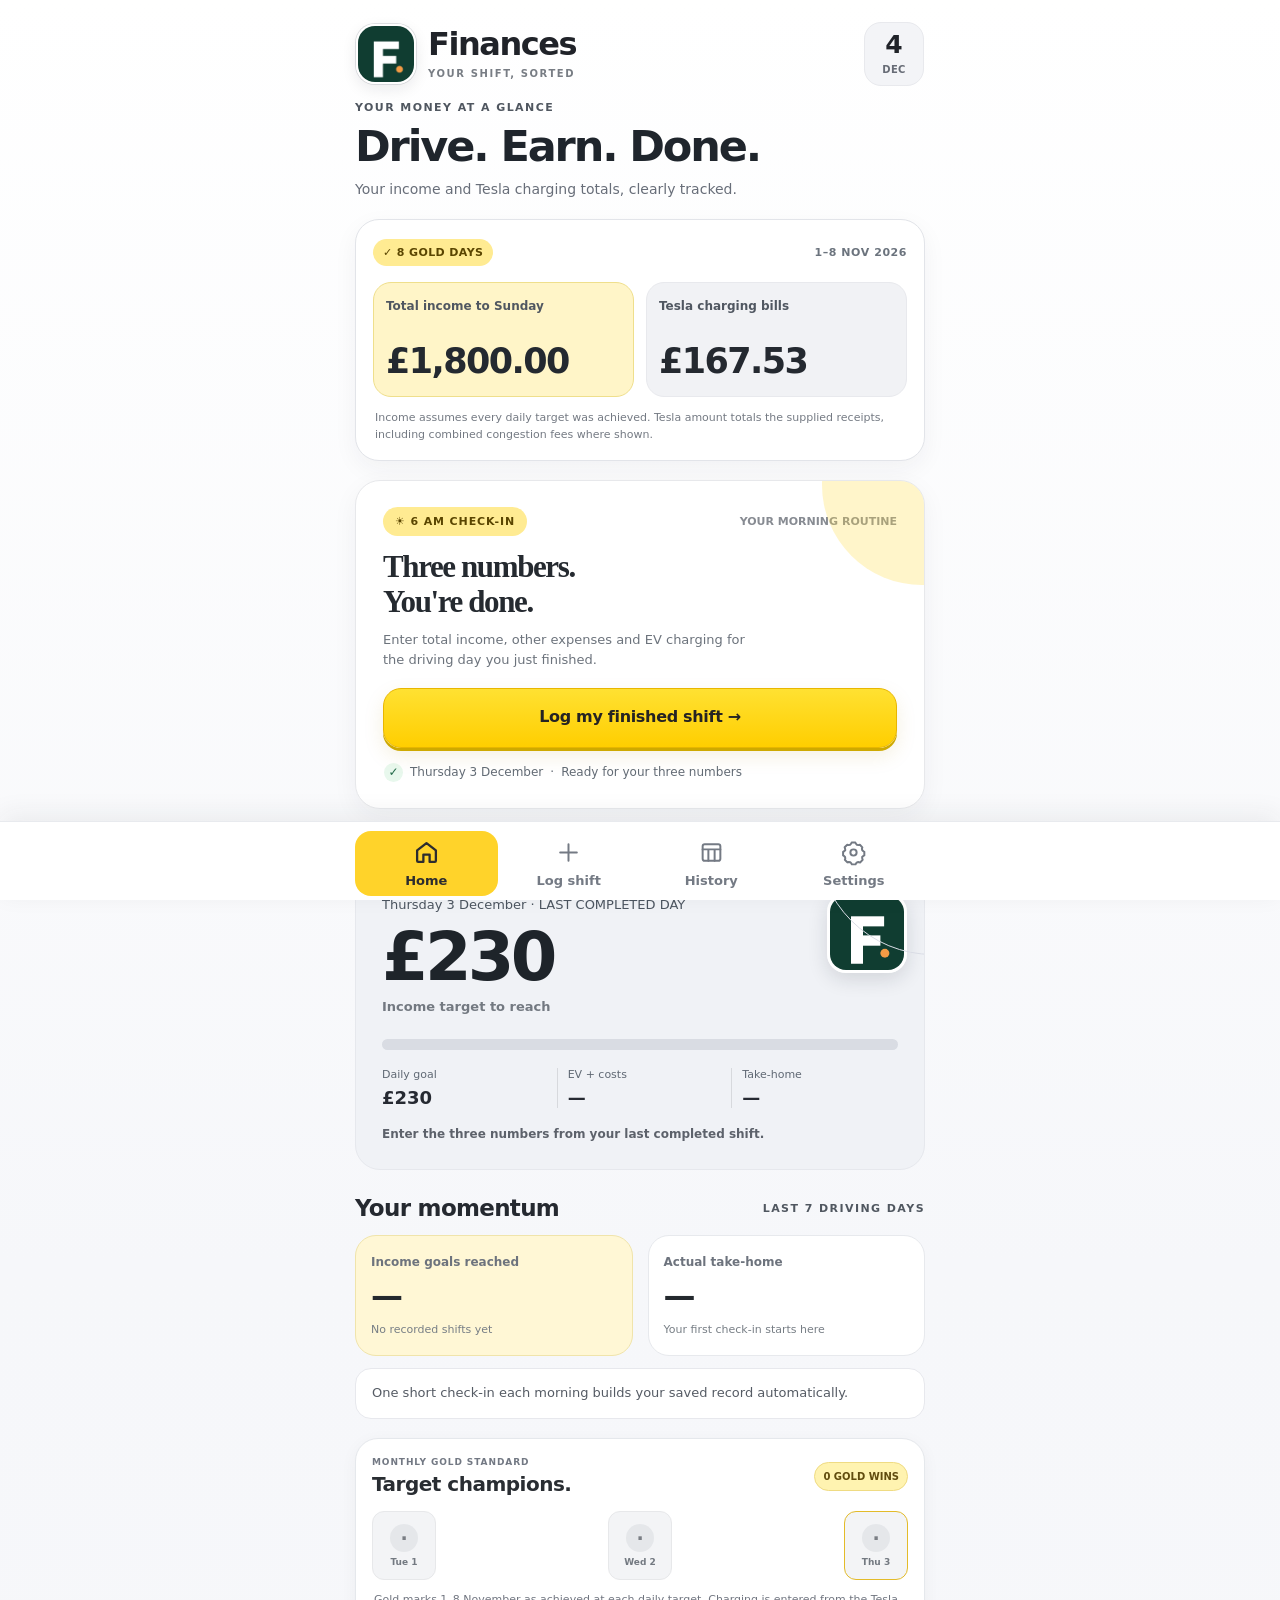
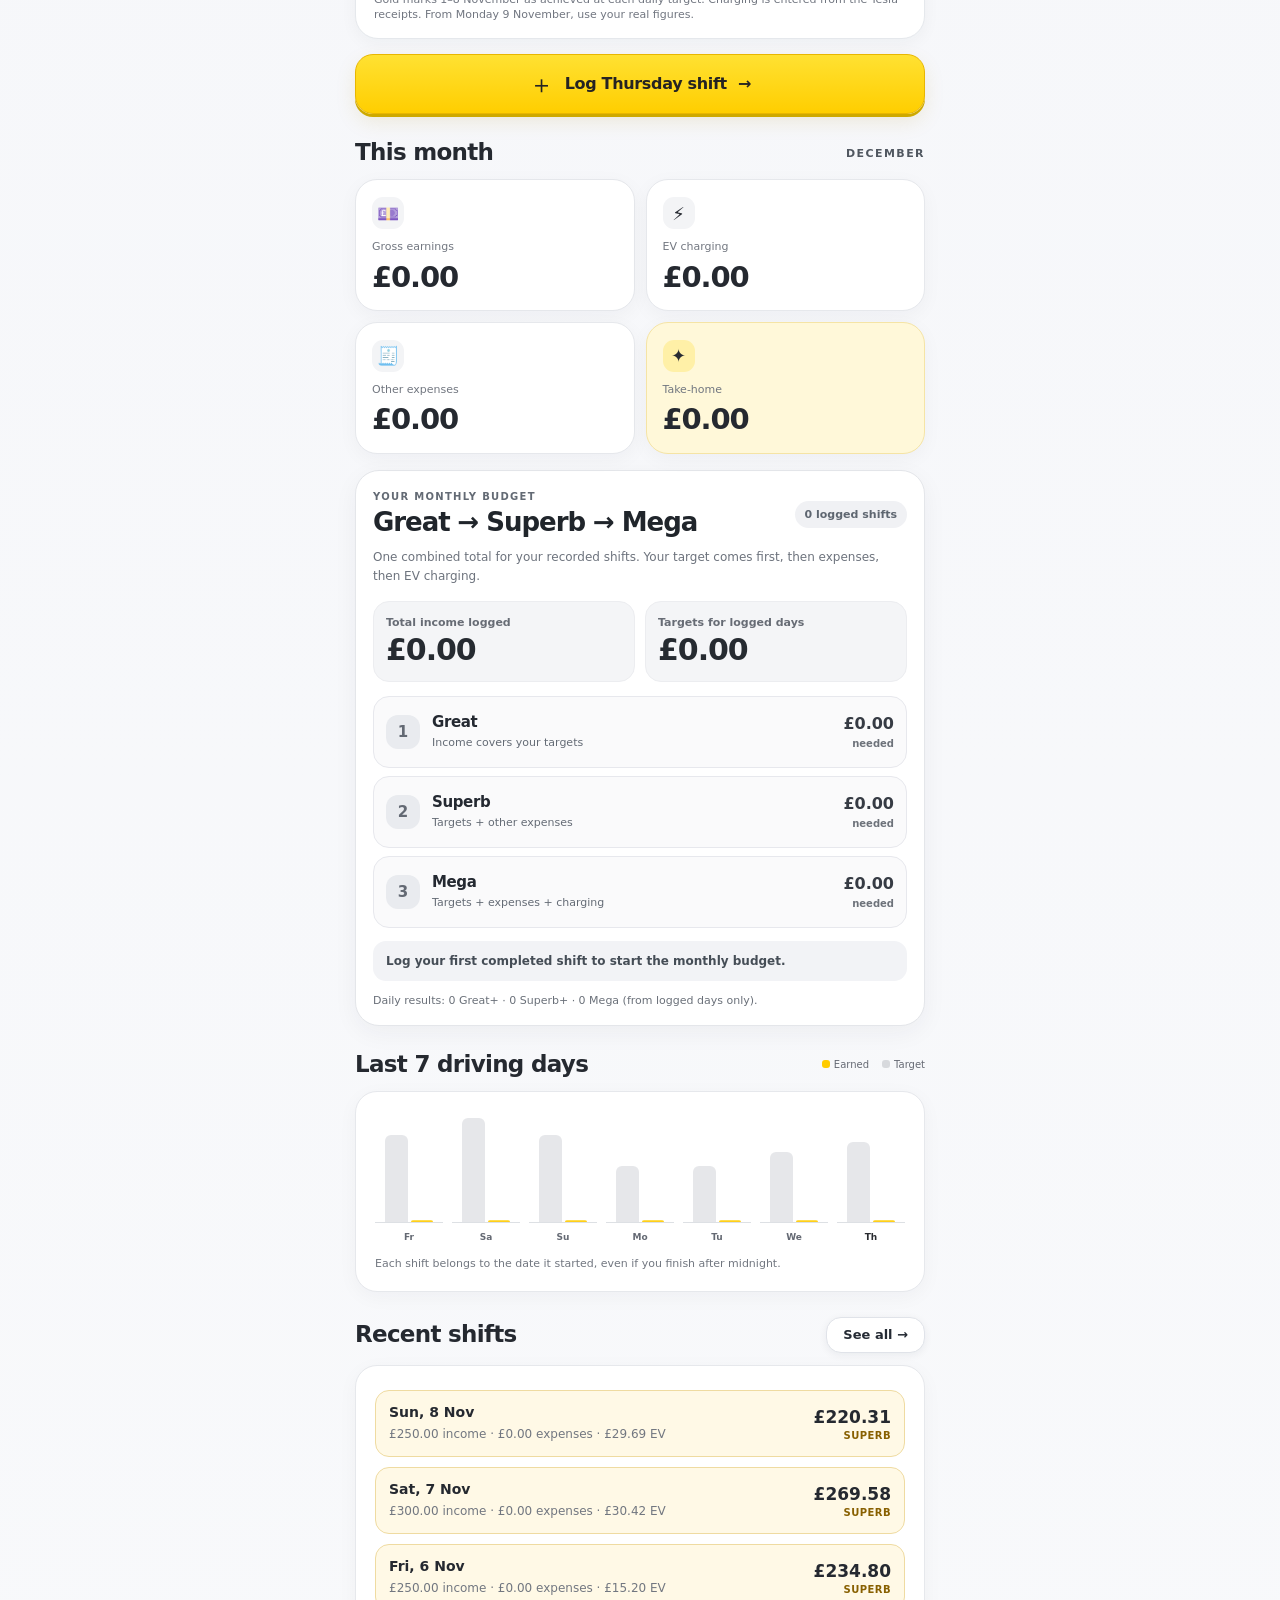
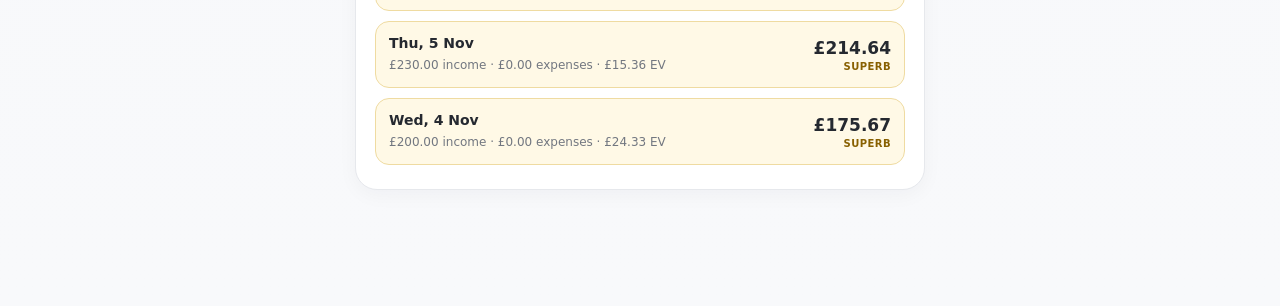
<file: index.html>
<!doctype html>
<html lang="en-GB">
<head>
<meta charset="utf-8">
<meta name="viewport" content="width=device-width, initial-scale=1, viewport-fit=cover">
<meta name="theme-color" content="#073d30">
<meta name="description" content="Finances — a beautiful, fast shift ledger for London private-hire drivers.">
<link rel="manifest" href="./manifest.webmanifest?v=18">
<link rel="icon" type="image/svg+xml" href="./icons/icon.svg?v=11">
<link rel="apple-touch-icon" href="./icons/icon-512.png?v=18">
<title>Finances · Your shift, sorted</title>
<style>
:root{--forest:#083b2e;--deep:#06281f;--emerald:#187657;--lime:#b8e4c7;--orange:#f4a044;--gold:#efd19a;--paper:#fffefa;--cream:#f6f7f2;--ink:#17392f;--muted:#7d9489;--line:#e1eae3;--red:#d35c58;--shadow:0 9px 27px #0e462716;font-family:Inter,ui-sans-serif,-apple-system,BlinkMacSystemFont,"Segoe UI",sans-serif;color:var(--ink)}
*{box-sizing:border-box}
html{background:var(--cream)}
body{margin:0;-webkit-font-smoothing:antialiased;background:linear-gradient(160deg,#f3f8f2,#fffefa 50%,#f6f7f2);min-height:100dvh}
button,input,textarea{font:inherit}button{cursor:pointer}button:disabled{opacity:.45;cursor:not-allowed}
button:focus-visible,input:focus-visible,textarea:focus-visible,a:focus-visible{outline:3px solid var(--orange);outline-offset:3px}
button:active{transform:scale(.987)}
a{color:var(--emerald)}
.shell{max-width:570px;margin:0 auto;min-height:100dvh;padding:0 18px calc(112px + env(safe-area-inset-bottom))}
header{display:flex;align-items:center;justify-content:space-between;gap:12px;padding:24px 2px 19px}
.identity{display:flex;align-items:center;gap:12px}.mark{width:49px;height:49px;object-fit:cover;border-radius:15px;box-shadow:0 6px 16px #143e2a30;border:1px solid #d2ab57}
.wordmark{font:800 22px Georgia,serif;letter-spacing:-.5px}.wordmark small{display:block;font:750 9px Inter,system-ui,sans-serif;letter-spacing:2px;text-transform:uppercase;color:var(--muted);margin-top:3px}
.header-date{background:white;border:1px solid var(--line);border-radius:16px;padding:9px 12px;text-align:center;min-width:60px;box-shadow:var(--shadow)}.header-date b{display:block;font-size:18px}.header-date small{font-weight:800;font-size:10px;color:var(--muted)}
section.page{display:none;animation:appear .22s ease}section.page.active{display:block}@keyframes appear{from{opacity:.65;transform:translateY(4px)}to{opacity:1;transform:translateY(0)}}
.kicker{font-size:10px;font-weight:850;letter-spacing:1.8px;text-transform:uppercase;color:#66947f}
h1{font:600 clamp(28px,7vw,35px)/1.16 Georgia,serif;letter-spacing:-.8px;margin:6px 0 5px}h2{font:600 22px Georgia,serif;letter-spacing:-.4px;margin:0}
.muted{color:var(--muted)}.subtitle{font-size:13px;color:var(--muted);line-height:1.5;margin:6px 0 0}.section-title{display:flex;align-items:center;justify-content:space-between;margin:25px 0 13px;gap:12px}
.hero{position:relative;overflow:hidden;background:radial-gradient(circle at 100% -24%,#2b805e,transparent 50%),linear-gradient(138deg,#145b42,#08382d 67%,#05241c);color:white;border-radius:28px;padding:23px 22px 21px;box-shadow:0 18px 34px #0e452a30;border:1px solid #327d5b}
.hero:after{content:"";width:230px;height:230px;border:1px solid #ffffff13;border-radius:50%;position:absolute;right:-120px;top:-105px;pointer-events:none}
.hero-top{display:flex;align-items:center;justify-content:space-between;gap:12px;position:relative;z-index:1}
.hero-label{font-size:10px;letter-spacing:1.7px;font-weight:850;color:#c3e7d1}
.pill{padding:6px 10px;font-size:10px;border-radius:999px;background:#ffffff18;color:#f9dcac;font-weight:850}
.hero-date{font-size:12px;color:#e4f2e6;margin:16px 0 5px;position:relative;z-index:1}
.hero-value{font-size:clamp(42px,12vw,62px);font-weight:850;letter-spacing:-2.3px;line-height:1.14;font-variant-numeric:tabular-nums;position:relative;z-index:1}
.hero-value small{font-size:12px;letter-spacing:0;color:#b7d8c5;font-weight:600;display:block;margin-top:4px}
.progress-track{height:9px;border-radius:100px;background:#ffffff2a;margin:21px 0 16px;overflow:hidden;position:relative;z-index:1}.progress-track i{display:block;width:0;height:100%;background:linear-gradient(90deg,#f2b263,#ffdda0);border-radius:100px;transition:width .32s}
.hero-stats{display:grid;grid-template-columns:repeat(3,minmax(0,1fr));position:relative;z-index:1}.hero-stats div{min-width:0}.hero-stats div+div{border-left:1px solid #ffffff29;padding-left:11px}.hero-stats small{display:block;font-size:10px;color:#bedbcc;margin-bottom:6px}.hero-stats strong{display:block;font-size:clamp(14px,4vw,18px);font-variant-numeric:tabular-nums}
.hero-foot{position:relative;z-index:1;font-size:11px;color:#f2dba9;margin-top:18px;line-height:1.4}
.primary{display:flex;align-items:center;justify-content:center;gap:11px;width:100%;border:0;border-radius:19px;min-height:60px;background:linear-gradient(125deg,#ffc77d,#f1a149 52%,#e48b2b);color:#4c2b0c;box-shadow:0 10px 24px #d38a3030,inset 0 2px #ffffff90;font-weight:900;font-size:15px}
.primary.dark{background:linear-gradient(125deg,#1f815c,#0c553f 70%,#093d30);color:#fff;box-shadow:0 10px 25px #13573e2a}
.cta{margin-top:15px}.cta-icon{font-size:25px;line-height:1}
.tile-grid{display:grid;grid-template-columns:repeat(2,minmax(0,1fr));gap:11px}
.tile{background:white;border:1px solid var(--line);border-radius:20px;padding:17px 16px;min-width:0;box-shadow:var(--shadow)}
.tile .symbol{display:inline-flex;align-items:center;justify-content:center;width:32px;height:32px;border-radius:11px;background:#f0f6ed;font-size:18px;margin-bottom:10px}
.tile small{display:block;font-size:11px;color:var(--muted);margin-bottom:5px}.tile strong{display:block;font-size:clamp(21px,6vw,29px);font-weight:850;letter-spacing:-.9px;line-height:1.12;font-variant-numeric:tabular-nums}
.tile.green{background:linear-gradient(160deg,#e5f7eb,#f6fff9);border-color:#b5dfc6}.tile.green strong{color:#086943}
.tile.gold{background:linear-gradient(155deg,#fff1d8,#fffdf6);border-color:#ecd4a3}
.card{background:white;border:1px solid var(--line);box-shadow:var(--shadow);border-radius:23px;padding:19px}
.small-note{font-size:11px;color:var(--muted);line-height:1.5}
.row-list{display:flex;flex-direction:column}.shift-row{border:0;background:transparent;text-align:left;display:flex;align-items:center;justify-content:space-between;gap:12px;padding:15px 0;border-bottom:1px solid var(--line);width:100%}.shift-row:last-child{border-bottom:0}.shift-row b{display:block;font-size:14px}.shift-row small{display:block;font-size:11px;color:var(--muted);margin-top:5px}.shift-row .amount{text-align:right}.shift-row .amount strong{font-size:17px;display:block}.shift-row .amount span{display:block;font-size:10px;font-weight:800;margin-top:3px}
.positive{color:#16845a}.negative{color:var(--red)}.amber{color:#b67b2a}
.empty{text-align:center;padding:19px 9px;color:var(--muted);font-size:13px}
.weekbars{display:grid;grid-template-columns:repeat(7,minmax(0,1fr));gap:9px;align-items:end;padding-top:7px}
.bar-col{text-align:center;min-width:0}.bar-wrap{height:105px;display:flex;align-items:flex-end;justify-content:center;gap:3px;position:relative;border-bottom:1px solid #ccd9cc}
.bar{width:33%;border-radius:6px 6px 0 0;min-height:2px}.bar.target{background:#f2d4a4}.bar.earned{background:linear-gradient(#50bf84,#0a6d4f)}
.bar-col small{font-weight:750;font-size:9px;color:var(--muted);margin-top:9px;display:block}.bar-col.today small{color:var(--forest)}.legend{font-size:10px;color:var(--muted);display:flex;align-items:center;gap:13px}.legend i{display:inline-block;width:8px;height:8px;border-radius:3px;margin-right:4px;background:#0b875e}.legend .target-dot{background:#eccb91}
.form-panel{background:white;border:1px solid var(--line);border-radius:24px;padding:19px;margin-top:18px;box-shadow:var(--shadow)}
.form-title{display:flex;align-items:center;justify-content:space-between;gap:12px;margin-bottom:12px}
.step{font-size:11px;font-weight:850;color:#11805b;letter-spacing:1.1px}
label.field{display:block;margin-top:13px;font-size:12px;font-weight:800;color:#395c4d}
.input{display:block;margin-top:8px;width:100%;min-width:0;height:52px;border:1px solid #dce6dc;background:#fbfdf9;border-radius:13px;padding:0 13px;color:#163b30;font-weight:700;font-size:16px}
.input:focus{outline:2px solid #efb063;outline-offset:1px;border-color:#edbb7c}
.input[type=date],.input[type=time]{font-size:14px}
.field-row{display:grid;grid-template-columns:minmax(0,1.45fr) minmax(0,1fr);gap:11px}
.money-field{position:relative}.money-field .input{padding-left:34px;font-size:22px;font-weight:850;font-variant-numeric:tabular-nums}.currency{position:absolute;left:13px;bottom:14px;font-size:17px;color:#769182;font-weight:800}
.caption{color:#91a496;font-size:11px;line-height:1.5;margin:10px 2px 0}
.money-preview{background:linear-gradient(150deg,#0f5c42,#073e30);color:#fff;border-radius:20px;padding:17px 18px;margin-top:17px;box-shadow:0 8px 22px #165d3920}
.preview-row{display:flex;align-items:center;justify-content:space-between;gap:12px;padding:6px 0}.preview-row small{color:#b9dcc9;font-size:11px}.preview-row b{font-size:16px;font-variant-numeric:tabular-nums}.preview-row.large{padding-top:14px;border-top:1px solid #ffffff25;margin-top:8px}.preview-row.large b{font-size:27px;letter-spacing:-1px}.preview-status{font-size:11px;color:#ffe0a9;margin-top:11px}
.fold{border-top:1px solid var(--line);margin-top:14px;padding-top:13px}.fold summary{cursor:pointer;font-size:12px;font-weight:850;color:var(--emerald);min-height:28px}
textarea.input{padding:12px 13px;height:auto;min-height:81px;resize:vertical;font-size:14px}
.form-actions{display:flex;gap:9px;align-items:center;margin-top:15px}.form-actions .primary{flex:1}.secondary{border:1px solid #d5e2d7;color:#2c7056;background:#f4faf3;border-radius:15px;min-height:52px;padding:0 16px;font-weight:850;font-size:13px}
.month-nav{display:flex;align-items:center;justify-content:space-between;gap:8px;margin:19px 0 14px}.month-nav strong{font-size:16px}.round-btn{border:1px solid var(--line);border-radius:13px;background:white;min-width:43px;height:42px;font-size:24px;color:var(--forest)}
.calendar{padding:14px 10px 12px}.cal-grid{display:grid;grid-template-columns:repeat(7,minmax(0,1fr));gap:5px}
.cal-head{text-align:center;font-size:9px;font-weight:900;color:var(--muted);padding:5px 0 8px}.day{min-width:0;min-height:62px;padding:7px 2px 6px;border:1px solid #e6ece5;border-radius:10px;text-align:center;background:#f8faf6;color:#758a7f}.day b{font-size:11px;display:block}.day small{font-size:9px;display:block;margin-top:8px;font-weight:800;overflow:hidden;text-overflow:clip}.day.has{background:#e7f3e9;border-color:#c6e3d1;color:#145e40}.day.win{background:#f9edd3;border-color:#ddbc75;color:#77501d}.day.low{background:#fbeae8;border-color:#f1cfcb;color:#a14c43}.day.today{box-shadow:inset 0 0 0 2px #f0a650}.day:disabled{visibility:hidden}.day .cal-dot{width:5px;height:5px;border-radius:50%;background:currentColor;margin:4px auto 0}
.month-summary{font-size:12px;color:var(--muted);margin:9px 0 18px}
.week-targets{display:grid;grid-template-columns:repeat(2,minmax(0,1fr));gap:10px}.target-row{border:1px solid var(--line);border-radius:15px;padding:10px 13px;background:#fbfdf9}.target-row label{display:block;color:var(--muted);font-size:11px;font-weight:850;margin-bottom:6px}.target-row .target-inner{display:flex;align-items:center;gap:5px}.target-row input{width:100%;min-width:0;border:0;background:transparent;color:var(--forest);font-size:19px;font-weight:900;outline:0}
.settings-actions{display:grid;grid-template-columns:repeat(2,minmax(0,1fr));gap:9px;margin-top:15px}.settings-actions button{min-height:49px}
.nav{position:fixed;z-index:20;bottom:0;left:0;right:0;padding:10px max(14px,calc((100vw - 570px)/2)) calc(10px + env(safe-area-inset-bottom));background:#ffffffed;backdrop-filter:blur(18px);border-top:1px solid #dce9de;display:grid;grid-template-columns:repeat(4,minmax(0,1fr));box-shadow:0 -7px 29px #113b2516}
.nav button{min-height:58px;border:0;background:transparent;color:#83978b;border-radius:14px;display:flex;flex-direction:column;align-items:center;justify-content:center;gap:5px;font-size:10px;font-weight:850}.nav button .ico{font-size:21px;line-height:1}.nav button.active{color:#084734;background:linear-gradient(155deg,#e8f6e7,#fff0d8)}
.toast{position:fixed;z-index:50;left:50%;transform:translateX(-50%);bottom:calc(93px + env(safe-area-inset-bottom));max-width:calc(100vw - 34px);background:#104f39;color:#fff;padding:13px 17px;border-radius:14px;box-shadow:0 13px 25px #0a442b44;font-size:13px;font-weight:750;text-align:center;display:none}
.notice{padding:13px 14px;border:1px solid #efdcb8;border-radius:16px;background:#fff9e9;color:#795b2d;font-size:12px;line-height:1.5;margin-top:12px}
.between{display:flex;justify-content:space-between;align-items:center;gap:12px}
.hidden{display:none!important}
@media(max-width:365px){.shell{padding-left:12px;padding-right:12px}.tile{padding:13px}.hero{padding:19px}.field-row{grid-template-columns:1fr 1fr}}
@media(prefers-reduced-motion:reduce){*{animation:none!important;transition:none!important}}

.fresh-reset{margin:15px 0 18px;border:1px solid #f4ca7a;border-radius:22px;padding:16px;background:linear-gradient(135deg,#725124,#224b36 58%,#0a3b2d);box-shadow:inset 0 1px #fff3b95b,0 9px 24px #001a1477;display:grid;grid-template-columns:44px minmax(0,1fr);gap:12px;align-items:center;color:#fff4db}
.fresh-reset-icon{width:43px;height:43px;border-radius:50%;display:grid;place-items:center;background:linear-gradient(135deg,#ffe5a6,#c48225);color:#462b0d;font-size:23px;box-shadow:0 0 16px #ffd77855}
.fresh-reset-copy strong{font:italic 700 17px Georgia,serif;display:block;color:#fff0bb}.fresh-reset-copy small,.fresh-done small{display:block;font-size:11px;color:#e4ddc8;line-height:1.55;margin-top:5px}
.fresh-reset-button{grid-column:1/-1;border:1px solid #ffeba6;background:linear-gradient(145deg,#ffeca9,#f4bd5c,#df9034);color:#453016;border-radius:15px;min-height:46px;font-weight:900;box-shadow:0 4px #694017}
.fresh-done{margin:15px 0;border:1px solid #e9c268ad;border-radius:18px;padding:13px 15px;background:#164a36;color:#ffeda8}
.fresh-done strong{font-weight:850;font-size:13px}
</style>
<link rel="stylesheet" href="./atelier.css?v=11">
<link rel="stylesheet" href="./crystal.css?v=18">
<link rel="stylesheet" href="./sunrise.css?v=21">
<link rel="stylesheet" href="./budget-ladder.css?v=20">
</head>
<body>
<div class="shell">
<header><div class="identity"><img class="mark" src="./icons/icon-512.png?v=18" alt="Personalised Liberty portrait"><div class="wordmark">Finances<small>Your shift, sorted</small></div></div><div class="header-date"><b id="headerDay">—</b><small id="headerMonth">NOV</small></div></header>
<section class="page active" id="home">
  <div class="kicker">YOUR MONEY AT A GLANCE</div><h1>Drive. Earn. Done.</h1><p class="subtitle">Your income and Tesla charging totals, clearly tracked.</p>
<section class="opening-snapshot" aria-label="Opening balance through Sunday 8 November">
  <div class="opening-overline"><span class="sun-pill">✓ 8 GOLD DAYS</span><small>1–8 NOV 2026</small></div>
  <div class="opening-figures">
    <div class="opening-figure"><small>Total income to Sunday</small><strong id="openingIncome">£1,800.00</strong></div>
    <div class="opening-figure"><small>Tesla charging bills</small><strong id="openingCharge">£167.53</strong></div>
  </div>
  <p class="opening-caption">Income assumes every daily target was achieved. Tesla amount totals the supplied receipts, including combined congestion fees where shown.</p>
</section>
 <section class="morning-card"><div class="morning-top"><span class="sun-pill">☀ 6 AM CHECK-IN</span><span class="morning-time">YOUR MORNING ROUTINE</span></div>
 <h2>Three numbers.<br>You're done.</h2><p>Enter total income, other expenses and EV charging for the driving day you just finished.</p>
 <button class="primary morning-action" id="morningLog" type="button">Log my finished shift →</button><div class="morning-stamp"><span id="morningDate">Last driving day</span><span>·</span><span id="morningStatus">Ready</span></div></section>
  <section class="fresh-reset" id="freshResetPanel">
    <div class="fresh-reset-icon">✦</div>
    <div class="fresh-reset-copy"><strong>Fresh start • Monday 9 November</strong>
    <small>Gold for every day from 1–8 November. Start real income, expenses and charging records on Monday 9 November.</small></div>
    <button type="button" class="fresh-reset-button" id="freshStartBtn">Reset & start fresh</button>
  </section>
  <section class="fresh-done hidden" id="freshDonePanel">
    <strong>✓ Opening balance loaded</strong><small>1–8 November: targets counted as income, Tesla charging bills recorded, other expenses £0. Real tracking begins Monday 9 November.</small>
  </section>
  <div class="hero"><img class="hero-portrait" src="./icons/icon-512.png?v=11" alt="" aria-hidden="true">
    <div class="hero-top"><span class="hero-label">LAST COMPLETED DRIVING DAY</span><span class="pill" id="heroBadge">READY TO GO</span></div>
    <p class="hero-date" id="heroDate">Today</p>
    <div class="hero-value" id="heroIncome">£0<small>Gross earnings</small></div>
    <div class="progress-track"><i id="heroProgress"></i></div>
    <div class="hero-stats"><div><small>Daily goal</small><strong id="heroTarget">£0</strong></div><div><small>EV + costs</small><strong id="heroCosts">£0</strong></div><div><small>Take-home</small><strong id="heroNet">£0</strong></div></div>
    <div class="hero-foot" id="heroMessage">Your next shift is waiting.</div>
  </div>
  <section id="smartOverview"><div class="section-title"><h2>Your momentum</h2><span class="kicker">LAST 7 DRIVING DAYS</span></div>
 <div class="smart-grid"><div class="smart-stat sun"><small>Income goals reached</small><strong id="smartHits">—</strong><span id="smartHitSub">Of logged shifts</span></div>
 <div class="smart-stat"><small>Actual take-home</small><strong id="smartNet">—</strong><span id="smartNetSub">After costs</span></div></div><div class="smart-advice" id="smartTip"></div></section>
<div id="lastShiftCard" class="card" style="margin-top:15px;border:1px solid #e5bf73">
    <div class="between"><div><div class="kicker" id="lastShiftEyebrow">LAST SHIFT</div><h2 id="lastShiftTitle" style="margin-top:6px">Yesterday</h2></div><span class="pill" id="lastShiftStatus" style="background:#876322;color:#fff4c8">CLOSED ✓</span></div>
    <p id="lastShiftDetail" style="margin:10px 0 0;font-size:13px;color:#e3d9b7;line-height:1.5"></p>
  </div>
  <div id="dateCorrection" class="notice hidden" style="margin-top:14px">
<strong id="dateCorrectionTitle"></strong><p id="dateCorrectionText" style="margin:8px 0 12px"></p>
<button type="button" class="secondary" id="correctToday">↶ Move saved shift to previous day</button></div>
<section class="gold-win-card" aria-label="Gold target streak"><div class="gold-win-head"><div><small>MONTHLY GOLD STANDARD</small><h2>Target champions.</h2></div><strong id="goldCount">4 GOLD WINS</strong></div><div id="goldDays" class="gold-days"></div><p>Gold marks 1–8 November as achieved at each daily target. Charging is entered from the Tesla receipts. From Monday 9 November, use your real figures.</p></section><button class="primary cta" id="homeLog"><span class="cta-icon">＋</span><span id="homeLogLabel">Log a finished shift</span><span>→</span></button>
  <div class="section-title"><h2>This month</h2><span class="kicker" id="homeMonth">NOVEMBER</span></div>
  <div class="tile-grid">
    <div class="tile green"><span class="symbol">💷</span><small>Gross earnings</small><strong id="monthGross">£0</strong></div>
    <div class="tile"><span class="symbol">⚡</span><small>EV charging</small><strong id="monthCharge">£0</strong></div>
    <div class="tile"><span class="symbol">🧾</span><small>Other expenses</small><strong id="monthOther">£0</strong></div>
    <div class="tile gold"><span class="symbol">✦</span><small>Take-home</small><strong id="monthNet">£0</strong></div>
  </div>
  <section class="budget-board" id="homeBudget" aria-label="Great → Superb → Mega">
 <div class="budget-top"><div><div class="kicker">YOUR MONTHLY BUDGET</div><h2>Great → Superb → Mega</h2></div><span class="budget-count" id="homeBudgetCount">No shifts yet</span></div>
 <p class="budget-description">One combined total for your recorded shifts. Your target comes first, then expenses, then EV charging.</p>
 <div class="budget-pool"><div><small>Total income logged</small><strong id="homeBudgetIncome">£0</strong></div><div><small>Targets for logged days</small><strong id="homeBudgetTarget">£0</strong></div></div>
 <div class="tier-steps">
  <div class="tier-step" id="homeGreatRow" data-hit="false"><span class="tier-number" id="homeGreatIcon">1</span><div class="tier-copy"><strong>Great</strong><small>Income covers your targets</small></div><div class="tier-required"><b id="homeGreatNeeds">£0</b><small>needed</small></div></div>
  <div class="tier-step" id="homeSuperbRow" data-hit="false"><span class="tier-number" id="homeSuperbIcon">2</span><div class="tier-copy"><strong>Superb</strong><small>Targets + other expenses</small></div><div class="tier-required"><b id="homeSuperbNeeds">£0</b><small>needed</small></div></div>
  <div class="tier-step" id="homeMegaRow" data-hit="false"><span class="tier-number" id="homeMegaIcon">3</span><div class="tier-copy"><strong>Mega</strong><small>Targets + expenses + charging</small></div><div class="tier-required"><b id="homeMegaNeeds">£0</b><small>needed</small></div></div>
 </div>
 <div class="budget-next" id="homeBudgetNext" data-level="0">Start with your first morning check-in.</div>
 <p class="budget-wins" id="homeBudgetWins">Daily wins update automatically after saving each shift.</p>
</section>
  <div class="section-title"><h2>Last 7 driving days</h2><span class="legend"><span><i></i>Earned</span><span><i class="target-dot"></i>Target</span></span></div>
  <div class="card"><div id="weekBars" class="weekbars"></div><div class="small-note" style="margin-top:14px">Each shift belongs to the date it started, even if you finish after midnight.</div></div>
  <div class="section-title"><h2>Recent shifts</h2><button class="secondary" id="seeHistory" style="min-height:36px">See all →</button></div>
  <div class="card row-list" id="recentList"></div>
</section>
<section class="page" id="log">
  <div class="kicker" id="logKicker">☀ MORNING CHECK-IN</div><h1 id="logTitle">Three numbers. Done.</h1><p class="subtitle">The previous driving day is selected automatically. Just enter what you earned and spent.</p>
  <form id="shiftForm" novalidate>
  <div class="auto-day-panel">
    <span class="auto-day-icon">✦</span><div><small>AUTOMATIC DRIVING DAY</small><strong id="logDayLabel">Your driving day</strong><p id="shiftClock">Your last completed overnight shift counts towards the previous day.</p></div><span class="auto-day-tick">✓</span>
    <input type="hidden" id="shiftDate" required><input type="hidden" id="startTime"><input type="hidden" id="endTime">
  </div>
    <div class="form-panel">
      <div class="form-title"><h2>Your money</h2><span class="step">QUICK CHECK-IN</span></div>
      <label class="field money-field">1 · Total income<span class="currency">£</span><input id="gross" class="input" type="number" min="0" max="1000000" step="0.01" inputmode="decimal" placeholder="230.00" required></label>
      <div class="field-row" style="grid-template-columns:1fr 1fr">
        <label class="field money-field">2 · Other expenses<span class="currency">£</span><input id="other" class="input" type="number" min="0" max="1000000" step="0.01" inputmode="decimal" placeholder="0.00"></label>
        <label class="field money-field">3 · EV charging<span class="currency">£</span><input id="charge" class="input" type="number" min="0" max="1000000" step="0.01" inputmode="decimal" placeholder="0.00"></label>
      </div>
      <p class="caption">If you charged twice, enter the combined charging total. If you did not charge, leave EV charging at £0. No invoices needed.</p>
      <div class="money-preview" aria-live="polite">
        <div class="preview-row"><small>Daily income target</small><b id="previewTarget">£0</b></div>
        <div class="preview-row"><small>Total costs</small><b id="previewCosts">£0</b></div>
        <div class="preview-row large"><small>Estimated take-home</small><b id="previewNet">£0</b></div>
        <div class="preview-status" id="previewStatus">Enter your earnings to see your result.</div>
      </div>
      <div class="reward-live" id="rewardLive" data-level="0" aria-live="polite">
 <span class="reward-token" id="rewardIcon">○</span>
 <div><strong id="rewardTitle">Your first win is waiting</strong><small id="rewardDetail">Enter income to see your level.</small></div>
</div>
      <section class="flow-board" aria-label="Income allocation" aria-live="polite"><div class="flow-title"><h3>Your money, in order</h3><span>LIVE BREAKDOWN</span></div>
 <div class="flow-step"><span class="number">1</span><div><strong>Daily income target</strong><small>Protect the goal first</small></div><b id="flowGoal">—</b></div>
 <div class="flow-step"><span class="number">2</span><div><strong>Other expenses</strong><small>Covered by extra earnings</small></div><b id="flowOther">—</b></div>
 <div class="flow-step"><span class="number">3</span><div><strong>EV charging</strong><small>Covered after expenses</small></div><b id="flowEV">—</b></div>
 <div class="flow-left"><small>Extra after goal and costs</small><strong id="flowExtra">—</strong></div>
 <p class="flow-helper" id="flowTip">Enter income to see the breakdown.</p><p class="flow-helper">This is a planning allocation, not another deduction. Actual take-home = income − expenses − charging.</p></section>
      <details class="fold"><summary>✎ Add a note or adjust this day's target</summary><label class="field">Notes (optional)<textarea id="notes" class="input" maxlength="500" placeholder="e.g. busy evening, charging stop, parking"></textarea></label><label class="field money-field">Override this day's target<span class="currency">£</span><input id="targetOverride" class="input" type="number" step=".01" min="0" max="1000000" inputmode="decimal" placeholder="Leave blank for weekday goal"></label></details>
      <p class="caption hidden" id="importedWarning">This entry was imported from the previous app. Its actual shift times were never recorded there.</p>
      <div class="form-actions"><button type="submit" class="primary dark" id="saveShift">✓ Save this shift</button><button type="button" class="secondary" id="newShift">New</button></div>
      <button type="button" class="secondary hidden" id="moveEntryBack" style="margin-top:12px;width:100%">↶ Move this saved entry back one day</button>
    </div>
  </form>
  <p class="small-note" style="text-align:center;margin:16px 0">Saved on this phone. Update or correct any shift later in History.</p>
</section>
<section class="page" id="history">
  <div class="kicker">YOUR FINANCIAL JOURNEY</div><h1>Every shift matters.</h1><p class="subtitle">Daily records, monthly totals and the progress you made.</p>
  <div class="month-nav"><button class="round-btn" id="monthPrev" aria-label="Previous month">‹</button><strong id="historyMonth">November 2026</strong><button class="round-btn" id="monthNext" aria-label="Next month">›</button></div>
  <div class="tile-grid">
    <div class="tile green"><span class="symbol">💷</span><small>Gross earned</small><strong id="histGross">£0</strong></div>
    <div class="tile gold"><span class="symbol">✦</span><small>Take-home</small><strong id="histNet">£0</strong></div>
    <div class="tile"><span class="symbol">⚡</span><small>EV costs</small><strong id="histCharge">£0</strong></div>
    <div class="tile"><span class="symbol">🎯</span><small>Targets hit</small><strong id="histHits">0 / 0</strong></div>
  </div>
  <section id="historyPulse"><div class="section-title"><h2>Monthly insights</h2><span class="kicker">SAVED RECORDS</span></div>
 <div class="smart-grid"><div class="smart-stat sun"><small>Income goals hit</small><strong id="historyGoals">—</strong><span id="historyGoalsSub">Of logged shifts</span></div>
 <div class="smart-stat"><small>Average shift income</small><strong id="historyAverage">—</strong><span id="historyAverageSub">Gross per shift</span></div></div><div class="smart-advice" id="historyTip"></div></section>
<section class="budget-board" id="histBudget" aria-label="Monthly victories">
 <div class="budget-top"><div><div class="kicker">YOUR MONTHLY BUDGET</div><h2>Monthly victories</h2></div><span class="budget-count" id="histBudgetCount">No shifts yet</span></div>
 <p class="budget-description">One combined total for your recorded shifts. Your target comes first, then expenses, then EV charging.</p>
 <div class="budget-pool"><div><small>Total income logged</small><strong id="histBudgetIncome">£0</strong></div><div><small>Targets for logged days</small><strong id="histBudgetTarget">£0</strong></div></div>
 <div class="tier-steps">
  <div class="tier-step" id="histGreatRow" data-hit="false"><span class="tier-number" id="histGreatIcon">1</span><div class="tier-copy"><strong>Great</strong><small>Income covers your targets</small></div><div class="tier-required"><b id="histGreatNeeds">£0</b><small>needed</small></div></div>
  <div class="tier-step" id="histSuperbRow" data-hit="false"><span class="tier-number" id="histSuperbIcon">2</span><div class="tier-copy"><strong>Superb</strong><small>Targets + other expenses</small></div><div class="tier-required"><b id="histSuperbNeeds">£0</b><small>needed</small></div></div>
  <div class="tier-step" id="histMegaRow" data-hit="false"><span class="tier-number" id="histMegaIcon">3</span><div class="tier-copy"><strong>Mega</strong><small>Targets + expenses + charging</small></div><div class="tier-required"><b id="histMegaNeeds">£0</b><small>needed</small></div></div>
 </div>
 <div class="budget-next" id="histBudgetNext" data-level="0">Start with your first morning check-in.</div>
 <p class="budget-wins" id="histBudgetWins">Daily wins update automatically after saving each shift.</p>
</section>
  <div class="section-title"><h2>Shift calendar</h2><span class="kicker">TAP A DATE TO EDIT</span></div>
  <div class="card calendar"><div id="calendar" class="cal-grid"></div><p class="small-note" style="margin:14px 3px 0">Yellow = income target reached · Grey = logged below target · Empty = no entry.</p></div>
  <div class="section-title"><h2>Shift breakdown</h2><span class="kicker" id="histCount">0 SHIFTS</span></div>
  <div class="card row-list" id="historyList"></div>
  <div class="month-summary" id="histNote"></div>
</section>
<section class="page" id="settings">
  <div class="kicker">YOUR RULES</div><h1>Set your pace.</h1><p class="subtitle">Your normal target is applied automatically based on the day your shift starts.</p>
  <div class="form-panel"><div class="between"><h2>Daily targets</h2><span class="step">£ / DAY</span></div><div class="week-targets" id="targets" style="margin-top:15px"></div><button class="primary dark" id="saveTargets" style="margin-top:16px">Save my weekly targets</button></div>
  <div class="form-panel"><h2>Your records</h2><p class="subtitle">Your data stays on this device. Back it up before changing phones, deleting the app or clearing browser storage.</p>
    <div class="settings-actions"><button class="secondary" id="backup">↓ JSON backup</button><button class="secondary" id="csv">↓ Month CSV</button><button class="secondary" id="restore">↑ Restore backup</button><button class="secondary" id="classic">Classic app ↗</button></div><input type="file" id="restoreFile" accept=".json,application/json" hidden>
    <p class="small-note" style="margin-top:15px" id="importState">Existing data is kept on this device.</p>
  </div>
  <div class="form-panel" id="preResetArchivePanel"><h2>Previous records backup</h2><p class="subtitle">Your old records were archived on this device before the fresh start. You can download them if needed.</p><button class="secondary" type="button" id="downloadPreResetArchive">↓ Download pre-reset records</button></div>
   <div class="notice"><strong>About your numbers:</strong> Gross income is what you earned before costs. Take-home is gross income minus charging and other expenses. A gross target win is different from a net target win.</div>
</section>
</div>
<nav class="nav" aria-label="Main navigation">
 <button data-tab="home" class="active"><span class="ico"><svg viewBox="0 0 24 24" aria-hidden="true"><path d="m3 10 9-7 9 7v10a1 1 0 0 1-1 1h-5v-7H9v7H4a1 1 0 0 1-1-1z"/></svg></span>Home</button>
 <button data-tab="log"><span class="ico"><svg viewBox="0 0 24 24" aria-hidden="true"><path d="M12 4v16M4 12h16"/></svg></span>Log shift</button>
 <button data-tab="history"><span class="ico"><svg viewBox="0 0 24 24" aria-hidden="true"><rect x="3.5" y="4" width="17" height="16" rx="2"/><path d="M3.5 9h17M9 9v11M15 9v11"/></svg></span>History</button>
 <button data-tab="settings"><span class="ico"><svg viewBox="0 0 24 24" aria-hidden="true"><path d="m9.7 3.5.5-1h3.6l.5 1 1 1.1 1.4.3 1.4-.3 2.4 2.5-.4 1.3.3 1.4 1.1 1 .9.5v3.5l-1 .5-1.1 1 .1 1.5.4 1.3-2.5 2.5-1.3-.4-1.4.2-1.1 1-.5 1h-3.6l-.5-1-1-1.1-1.4-.2-1.4.4-2.4-2.5.4-1.3-.2-1.4-1-1-.9-.5v-3.5l1-.5 1.1-1-.2-1.5-.4-1.3 2.5-2.5 1.3.4 1.4-.3z"/><circle cx="12" cy="12" r="3"/></svg></span>Settings</button>
</nav>
<div class="toast" id="toast" role="status" aria-live="polite"></div>
<script>
(function(){
'use strict';
const STORE='finances-shifts-v3';
const LEGACY='finances-local-v1';
const DAYS=['Monday','Tuesday','Wednesday','Thursday','Friday','Saturday','Sunday'];
const DEFAULT=[160,160,200,230,250,300,250];
const el=id=>document.getElementById(id);
const amount=n=>new Intl.NumberFormat('en-GB',{style:'currency',currency:'GBP',maximumFractionDigits:2}).format(Number(n)||0);
const short=n=>new Intl.NumberFormat('en-GB',{style:'currency',currency:'GBP',maximumFractionDigits:0}).format(Number(n)||0);
const round=n=>Math.round((Number(n)+Number.EPSILON)*100)/100;
const safe=s=>String(s??'').replace(/[&<>"']/g,c=>({'&':'&amp;','<':'&lt;','>':'&gt;','"':'&quot;',"'":'&#39;'}[c]));
const key=d=>d.getFullYear()+'-'+String(d.getMonth()+1).padStart(2,'0')+'-'+String(d.getDate()).padStart(2,'0');
const date=k=>{const p=k.split('-').map(Number);return new Date(p[0],p[1]-1,p[2])};
const validKey=k=>/^\d{4}-(0[1-9]|1[0-2])-([012]\d|3[01])$/.test(k)&&key(date(k))===k;
const weekday=k=>(date(k).getDay()+6)%7;
const n=v=>round(Number(v)||0);
function shiftKey(){const d=new Date();d.setDate(d.getDate()-1);return key(d);}
function todayKey(){return key(new Date())}
function plusMonth(d,v){return new Date(d.getFullYear(),d.getMonth()+v,1)}
function moneyField(id){const x=el(id).value.trim();return x===''?0:Number(x)}
function clock(k,from,to){const start=new Date(k+'T'+from+':00');if(!Number.isFinite(start.getTime()))return null;const end=new Date(k+'T'+to+':00');if(end<=start)end.setDate(end.getDate()+1);return {endKey:key(end),minutes:Math.round((end-start)/60000)}}
function goal(k,record){return record&&record.override!=null?record.override:state.targets[weekday(k)]}
function net(record){return round(record.gross-record.charge-record.other)}
function costs(record){return round(record.charge+record.other)}
const VERIFIED_WINS=Array.from({length:8},(_,i)=>'2026-11-'+String(i+1).padStart(2,'0'));
const START_RESET_FLAG='finances-baseline-nov9-2026';
const START_ARCHIVE='finances-before-nov9-2026';
const starterWins=()=>Object.fromEntries(VERIFIED_WINS.map(k=>[k,true]));
function newState(){return {version:3,targets:DEFAULT.slice(),shifts:{},legacyImported:false,confirmedDays:starterWins(),freshStartComplete:true,startedOn:'2026-11-09'}}
function migrate(){
 const value=localStorage.getItem(LEGACY);
 const s=newState();if(!value)return s;
 try{
  const old=JSON.parse(value);if(!old||!old.entries||typeof old.entries!=='object')return s;
  for(const [k,e] of Object.entries(old.entries)){
   if(!validKey(k)||!e||typeof e!=='object')continue;
   const ex=Array.isArray(e.expenses)?e.expenses:[];
   const charging=round(ex.filter(x=>x.category==='Charging').reduce((a,x)=>a+(Number(x.amount)||0),0));
   const spending=round(ex.reduce((a,x)=>a+(Number(x.amount)||0),0));
   const gross=Number(e.earned);
   if(!Number.isFinite(gross)||gross<0||gross>1000000)continue;
   s.shifts[k]={gross:round(gross),charge:Math.max(0,charging),other:Math.max(0,round(spending-charging)),start:'13:00',finish:'06:00',notes:String(e.note||'').slice(0,500),override:e.targetOverride!=null&&Number.isFinite(Number(e.targetOverride))?Math.max(0,Number(e.targetOverride)):null,imported:true};
  }
  s.legacyImported=Object.keys(s.shifts).length>0;return s;
 }catch(err){console.warn('Legacy migration skipped',err);return s}
}
function validSaved(s){return s&&s.version===3&&Array.isArray(s.targets)&&s.targets.length===7&&s.targets.every(x=>Number.isFinite(x)&&x>=0&&x<=1000000)&&s.shifts&&typeof s.shifts==='object'&&!Array.isArray(s.shifts);}
function load(){
 // One-time user-requested baseline: gold to Sun 8 Nov; all detailed tracking begins Mon 9 Nov.
 // Save an on-device backup before replacing the old ledger. Do not reset on later opens.
 let existing;
 try {
   const raw=localStorage.getItem(STORE);
   if(raw){
     const parsed=JSON.parse(raw);
     if(validSaved(parsed))existing=parsed;
   }
 } catch(err){console.warn('Could not read prior Finances entries',err)}
 if(!existing)existing=migrate();
 if(localStorage.getItem(START_RESET_FLAG)==='complete'){
   existing.confirmedDays={...(existing.confirmedDays||{}),...starterWins()};
   return existing;
 }
 const fresh=newState();
 try {
   if(Object.keys(existing.shifts||{}).length || Object.keys(existing.confirmedDays||{}).length){
     if(!localStorage.getItem(START_ARCHIVE))localStorage.setItem(START_ARCHIVE,JSON.stringify(existing));
   }
   localStorage.setItem(STORE,JSON.stringify(fresh));
   localStorage.setItem(START_RESET_FLAG,'complete');
   return fresh;
 } catch(err){
   console.warn('Fresh-start storage was unavailable; old records were preserved',err);
   return existing;
 }
}
let state=load(),tab='home',focus=shiftKey(),historyMonth=new Date(date(shiftKey()).getFullYear(),date(shiftKey()).getMonth(),1),toastTimer=0;

/* One-time historical opening balance, per user: all eight targets met, no other costs.
   Tesla receipt totals include any combined Supercharging & Congestion Fee invoices. */
const OPENING_FLAG='finances-opening-balance-2026-11-08-v2';
const OPENING_ARCHIVE='finances-before-opening-balance-v2';
const OPENING_CHARGES=[9.96,12.33,30.24,24.33,15.36,15.20,30.42,29.69];
function seedOpeningBalance(){
 try{
   if(localStorage.getItem(OPENING_FLAG)==='complete')return;
   const old=state;
   if(!localStorage.getItem(OPENING_ARCHIVE))
     localStorage.setItem(OPENING_ARCHIVE,JSON.stringify(old));
   const next={...old,version:3,targets:DEFAULT.slice(),
     shifts:{...(old.shifts||{})},confirmedDays:{...(old.confirmedDays||{}),...starterWins()},
     freshStartComplete:true,startedOn:'2026-11-09'};
   for(let i=0;i<8;i++){
     const k='2026-11-'+String(i+1).padStart(2,'0');
     const target=DEFAULT[weekday(k)];
     next.shifts[k]={
       gross:target,other:0,charge:OPENING_CHARGES[i],
       start:'',finish:'',
       notes:'Opening balance: achieved daily income target (assumed); Tesla receipts combined total.',
       override:null,imported:false,baseline:true
     };
   }
   localStorage.setItem(STORE,JSON.stringify(next));
   localStorage.setItem(OPENING_FLAG,'complete');
   state=next;
 }catch(err){console.warn('Opening balance could not be saved; existing records are unchanged',err)}
}
seedOpeningBalance();
function renderOpeningBalance(){
 const dates=VERIFIED_WINS,values=dates.reduce((sum,k)=>{
   const r=entry(k);
   if(r){sum.income+=r.gross;sum.charge+=r.charge}
   return sum;
 },{income:0,charge:0});
 el('openingIncome').textContent=amount(values.income);
 el('openingCharge').textContent=amount(values.charge);
}

function save(){try{localStorage.setItem(STORE,JSON.stringify(state));return true}catch(err){notify('Could not save. Check your phone storage.');return false}}
function notify(message){const t=el('toast');t.textContent=message;t.style.display='block';clearTimeout(toastTimer);toastTimer=setTimeout(()=>t.style.display='none',3500)}
function switchTo(next){tab=next;document.querySelectorAll('.page').forEach(x=>x.classList.toggle('active',x.id===tab));document.querySelectorAll('.nav button').forEach(x=>x.classList.toggle('active',x.dataset.tab===tab));render();window.scrollTo({top:0,behavior:'instant'})}
function entry(k){return state.shifts[k]||null}
function targetHit(k){const a=stats(k);return !!state.confirmedDays?.[k]||!!(a.r&&a.gross>=a.target)}
function manualOnly(k){return !!state.confirmedDays?.[k]&&!entry(k)}
function stats(k){const r=entry(k),target=goal(k,r);return {r,target,gross:r?r.gross:0,charge:r?r.charge:0,other:r?r.other:0,net:r?net(r):0}}
function monthRows(m){const prefix=m.getFullYear()+'-'+String(m.getMonth()+1).padStart(2,'0')+'-';return Object.keys(state.shifts).filter(k=>k.startsWith(prefix)&&validKey(k)).sort((a,b)=>b.localeCompare(a))}
function monthNumbers(m){const rows=monthRows(m),prefix=m.getFullYear()+'-'+String(m.getMonth()+1).padStart(2,'0')+'-';const a=rows.reduce((s,k)=>{const v=stats(k);s.gross+=v.gross;s.charge+=v.charge;s.other+=v.other;s.net+=v.net;return s},{gross:0,charge:0,other:0,net:0,hits:0,count:rows.length});const marked=Object.keys(state.confirmedDays||{}).filter(k=>k.startsWith(prefix)&&state.confirmedDays[k]);a.hits=new Set([...rows.filter(targetHit),...marked]).size;return a}
function formatDay(k){return date(k).toLocaleDateString('en-GB',{weekday:'short',day:'numeric',month:'short'})}

function allocation(g,t,o,e){const a=Math.min(g,t),b=Math.max(0,g-a),c=Math.min(b,o),d=Math.min(Math.max(0,b-c),e);return{a:round(a),c:round(c),d:round(d),extra:round(Math.max(0,b-c-d)),goalGap:round(Math.max(0,t-a)),costGap:round(o-c+e-d)}}

// Three levels are based ONLY on actual recorded income, not on earlier manual gold ticks.
function rewardLevel(gross,target,other,charge,entered){
 if(!entered)return 0;
 const g=round(gross),t=round(target),o=round(other),c=round(charge);
 if(g<t)return 0;
 if(g<round(t+o))return 1;
 if(g<round(t+o+c))return 2;
 return 3;
}
function paintReward(gross,target,other,charge,entered){
 const level=rewardLevel(gross,target,other,charge,entered),next=[target,round(target+other),round(target+other+charge)];
 el('rewardLive').dataset.level=String(level);
 el('rewardIcon').textContent=level?'✓':'○';
 const titles=['Keep going — Great is next','Great! Income target covered','Superb! Expenses covered','Mega! Target and all costs covered'];
 el('rewardTitle').textContent=entered?titles[level]:'Your first win is waiting';
 el('rewardDetail').textContent=!entered?'Enter your total income to see your reward.':
 level===3?amount(Math.max(0,round(gross-next[2])))+' extra above your target and both costs.':
 amount(Math.max(0,round(next[level]-gross)))+' more to unlock '+['Great','Superb','Mega'][level]+'.';
}
function renderBudget(prefix,month){
 const days=monthRows(month),sum=days.reduce((a,k)=>{const s=stats(k);a.gross+=s.gross;a.target+=s.target;a.other+=s.other;a.ev+=s.charge;return a},{gross:0,target:0,other:0,ev:0});
 const t=round(sum.target),o=round(sum.other),ev=round(sum.ev),gross=round(sum.gross),levels=[t,round(t+o),round(t+o+ev)];
 const level=rewardLevel(gross,t,o,ev,days.length>0);
 el(prefix+'BudgetCount').textContent=days.length+' logged '+(days.length===1?'shift':'shifts');
 el(prefix+'BudgetIncome').textContent=amount(gross);
 el(prefix+'BudgetTarget').textContent=amount(t);
 const names=['Great','Superb','Mega'];
 names.forEach((name,i)=>{
   const hit=days.length>0&&gross>=levels[i];
   el(prefix+name+'Row').dataset.hit=String(hit);
   el(prefix+name+'Icon').textContent=hit?'✓':String(i+1);
   el(prefix+name+'Needs').textContent=amount(levels[i]);
 });
 const next=el(prefix+'BudgetNext');next.dataset.level=String(level);
 next.textContent=!days.length?'Log your first completed shift to start the monthly budget.':
   level===3?'MEGA UNLOCKED! '+amount(Math.max(0,round(gross-levels[2])))+' above the target and both costs for logged shifts.':
   amount(Math.max(0,round(levels[level]-gross)))+' more income needed to reach '+names[level]+'.';
 const wins=days.map(k=>{const s=stats(k);return rewardLevel(s.gross,s.target,s.other,s.charge,true)});
 el(prefix+'BudgetWins').textContent=
 'Daily results: '+wins.filter(v=>v>=1).length+' Great+ · '+wins.filter(v=>v>=2).length+' Superb+ · '+wins.filter(v=>v>=3).length+' Mega (from logged days only).';
}

function paintFlow(g,t,o,e,entered){
 const a=allocation(g,t,o,e),set=(id,v)=>el(id).textContent=v;
 set('flowGoal',amount(a.a)+' / '+amount(t));set('flowOther',amount(a.c)+' / '+amount(o));set('flowEV',amount(a.d)+' / '+amount(e));set('flowExtra',entered?amount(a.extra):'—');
 const p=el('flowTip');p.classList.toggle('warn',entered&&(a.goalGap>0||a.costGap>0));
 p.textContent=!entered?'Enter total income to see your allocation.':a.goalGap>0?amount(a.goalGap)+' still needed for the income goal. Actual take-home always deducts every cost.':a.costGap>0?'Your income goal is covered, but '+amount(a.costGap)+' of costs are not covered by earnings above the goal.':'Goal, other expenses and EV charging covered. '+amount(a.extra)+' extra remains after the goal and costs.';
}
function smartHome(end){
 const keys=[];for(let i=6;i>=0;i--){const d=date(end);d.setDate(d.getDate()-i);const k=key(d);if(entry(k))keys.push(k)}
 const hits=keys.filter(k=>stats(k).gross>=stats(k).target).length;
 const total=round(keys.reduce((a,k)=>a+stats(k).net,0)),saved=!!entry(end);
 el('morningDate').textContent=date(end).toLocaleDateString('en-GB',{weekday:'long',day:'numeric',month:'long'});
 el('morningLog').textContent=saved?'✓ Review or edit this shift':'Log my finished shift →';
 el('morningStatus').textContent=saved?'Saved on this device':'Ready for your three numbers';
 el('smartHits').textContent=keys.length?hits+' / '+keys.length:'—';
 el('smartHitSub').textContent=keys.length?Math.round(hits/keys.length*100)+'% of logged shifts':'No recorded shifts yet';
 el('smartNet').textContent=keys.length?amount(total):'—';
 el('smartNetSub').textContent=keys.length?'After expenses and charging':'Your first check-in starts here';
 el('smartTip').textContent=keys.length?hits+' of '+keys.length+' shifts reached their gross income goal. Take-home already deducts all expenses and EV charging.':'One short check-in each morning builds your saved record automatically.';
}
function smartHistory(rows){
 const k=rows.filter(k=>!!entry(k)),hit=k.filter(k=>stats(k).gross>=stats(k).target).length,total=k.reduce((v,d)=>v+stats(d).gross,0),cost=k.reduce((v,d)=>v+stats(d).charge+stats(d).other,0);
 el('historyGoals').textContent=k.length?hit+' / '+k.length:'—';
 el('historyGoalsSub').textContent=k.length?Math.round(hit/k.length*100)+'% of recorded shifts':'No entries yet';
 el('historyAverage').textContent=k.length?short(total/k.length):'—';
 el('historyAverageSub').textContent='Average gross per logged shift';
 el('historyTip').textContent=k.length?amount(cost)+' spent on EV charging and other expenses this month. Tap a saved day to edit it.':'Your first saved entry starts the monthly insights.';
}

function rowMarkup(k){
 const a=stats(k);
 if(manualOnly(k))return '<button class="shift-row win-row" data-edit="'+k+'"><span><b>✦ '+safe(formatDay(k))+'</b><small>Target confirmed · No money entry</small></span><span class="amount"><strong class="gold-text">✓</strong><span class="reward-row-tag">GOAL ONLY</span></span></button>';
 const level=rewardLevel(a.gross,a.target,a.other,a.charge,true);
 const tag=['LOGGED','GREAT','SUPERB','MEGA'][level];
 return '<button class="shift-row'+(level?' win-row':'')+'" data-edit="'+k+'"><span><b>'+safe(formatDay(k))+'</b><small>'+amount(a.gross)+' income · '+amount(a.other)+' expenses · '+amount(a.charge)+' EV'+(a.r.imported?' · imported':'')+'</small></span><span class="amount"><strong>'+amount(a.net)+'</strong><span class="reward-row-tag" data-level="'+level+'">'+tag+'</span></span></button>';
}

function renderDateCorrection(){
 const source=key(new Date()),destination=shiftKey(),saved=entry(source);
 const visible=Boolean(saved)&&!entry(destination);
 el('dateCorrection').classList.toggle('hidden',!visible);
 if(visible){
   el('dateCorrectionTitle').textContent='Does this belong to '+formatDay(destination)+'?';
   el('dateCorrectionText').textContent=amount(saved.gross)+' is currently saved under '+formatDay(source)+'. If it was the overnight shift starting '+formatDay(destination)+', move it back with one tap. Your charging and expenses will move too.';
   el('correctToday').textContent='↶ Move '+formatDay(source)+' to '+formatDay(destination);
 }
}
function relocateShift(source,destination){
 if(!validKey(source)||!validKey(destination)||source===destination)return;
 const existing=entry(source);
 if(!existing){notify('No saved shift on that day.');return}
 if(entry(destination)){notify('A shift already exists on '+formatDay(destination)+'. Nothing changed.');return}
 const message='Move '+amount(existing.gross)+' from '+formatDay(source)+' to '+formatDay(destination)+'? All costs and notes move with it. This will not duplicate your income.';
 if(!confirm(message))return;
 const wasConfirmed=Boolean(state.confirmedDays?.[source]);
 const destinationConfirmed=Boolean(state.confirmedDays?.[destination]);
 state.shifts[destination]=existing;delete state.shifts[source];
 if(wasConfirmed){state.confirmedDays[destination]=true;delete state.confirmedDays[source]}
 if(!save()){
   state.shifts[source]=existing;delete state.shifts[destination];
   if(wasConfirmed){state.confirmedDays[source]=true;if(!destinationConfirmed)delete state.confirmedDays[destination]}
   return
 }
 historyMonth=new Date(date(destination).getFullYear(),date(destination).getMonth(),1);
 notify('✓ Shift safely moved to '+formatDay(destination));
 switchTo('home');
}
function performFreshStart(){
 if(state.freshStartComplete){notify('Fresh tracking is already active from Monday 9 November.');return}
 const message='Restore the opening baseline for 1–8 November? Each day is recorded at its target, £0 other expenses and Tesla charges from the screenshots. Entries from Monday 9 November onward will be preserved.';
 if(!confirm(message))return;
 const original=state;
 try{
   if(!localStorage.getItem(START_ARCHIVE))localStorage.setItem(START_ARCHIVE,JSON.stringify(original));
 }catch(err){notify('Could not save an archive. Your data was not changed.');return}
 const reset=newState();reset.shifts={...(original.shifts||{})};for(const k of VERIFIED_WINS)delete reset.shifts[k];state=reset;
 try{localStorage.removeItem(OPENING_FLAG)}catch(err){console.warn(err)}
 seedOpeningBalance();
 if(!save()){state=original;return}
 try{localStorage.setItem(START_RESET_FLAG,'complete')}catch(err){console.warn(err)}
 historyMonth=new Date(2026,10,1);
 prepare(shiftKey(),true);
 notify('✓ Income and Tesla charges restored through Sunday 8 November.');
 switchTo('home');
}
function renderGoldDays(){const now=shiftKey(),d=date(now),first=new Date(d);first.setDate(first.getDate()-Math.min(6,d.getDate()-1));const keys=[];for(let day=new Date(first);day<=d;day.setDate(day.getDate()+1))keys.push(key(day));const monthKeys=[];for(let day=new Date(d.getFullYear(),d.getMonth(),1);day<=d;day.setDate(day.getDate()+1))monthKeys.push(key(day));const count=monthKeys.filter(targetHit).length;el('goldCount').textContent=count+' GOLD WIN'+(count===1?'':'S');el('goldDays').innerHTML=keys.map(k=>{const hit=targetHit(k),label=date(k).toLocaleDateString('en-GB',{weekday:'short',day:'numeric'});return '<button class="gold-day'+(hit?' achieved':'')+(k===now?' current':'')+'" data-edit="'+k+'" aria-label="'+safe(label)+(hit?', target achieved':', not yet achieved')+'"><b>'+(hit?'✓':'·')+'</b><small>'+safe(label)+'</small></button>'}).join('')}

function renderHome(){
 const k=shiftKey(),a=stats(k),m=date(k);const totals=monthNumbers(m);
 const previous=shiftKey(),last=stats(previous),closed=Boolean(last.r);
 el('lastShiftStatus').textContent=closed?'✓ CLOSED':'NOT LOGGED';
 el('lastShiftEyebrow').textContent=closed?'LAST COMPLETED SHIFT':'PREVIOUS DRIVING DAY';
 el('lastShiftTitle').textContent=date(previous).toLocaleDateString('en-GB',{weekday:'long',day:'numeric',month:'long'});
 el('lastShiftDetail').textContent=closed?'Gross '+amount(last.gross)+' · Costs '+amount(last.charge+last.other)+' · Take-home '+amount(last.net):
  (targetHit(previous)?'Gold tick confirmed, but no income or expenses recorded.':'Enter final income and expenses to mark this shift closed.');
 el('homeLogLabel').textContent=closed?'View completed '+date(previous).toLocaleDateString('en-GB',{weekday:'long'})+' shift':
   'Log '+date(previous).toLocaleDateString('en-GB',{weekday:'long'})+' shift';
 el('freshResetPanel').classList.toggle('hidden',Boolean(state.freshStartComplete));
 el('freshDonePanel').classList.toggle('hidden',!state.freshStartComplete);
  el('preResetArchivePanel').classList.toggle('hidden',!localStorage.getItem(START_ARCHIVE));
 renderDateCorrection();
 el('heroDate').textContent=date(k).toLocaleDateString('en-GB',{weekday:'long',day:'numeric',month:'long'})+' · LAST COMPLETED DAY';
 renderGoldDays();
 el('heroBadge').textContent=a.r?'✓ SAVED':'○ TO LOG';
 el('heroIncome').innerHTML=short(a.r?a.gross:a.target)+'<small>'+(a.r?'Gross earnings':'Income target to reach')+'</small>';el('heroTarget').textContent=short(a.target);el('heroCosts').textContent=a.r?amount(a.charge+a.other):'—';el('heroNet').textContent=a.r?amount(a.net):'—';
 el('heroProgress').style.width=a.r?Math.min(100,a.target>0?a.gross/a.target*100:100)+'%':'0%';
 el('heroMessage').textContent=a.r?'✓ Saved. Review or edit this shift anytime.':'Enter the three numbers from your last completed shift.';
 el('monthGross').textContent=amount(totals.gross);el('monthCharge').textContent=amount(totals.charge);el('monthOther').textContent=amount(totals.other);el('monthNet').textContent=amount(totals.net);
 el('homeMonth').textContent=m.toLocaleDateString('en-GB',{month:'long'}).toUpperCase();
 const now=date(k),dates=[];for(let i=6;i>=0;i--){const d=new Date(now);d.setDate(d.getDate()-i);dates.push(key(d))}
 const max=Math.max(1,...dates.map(k=>Math.max(stats(k).gross,stats(k).target)));
 el('weekBars').innerHTML=dates.map(d=>{const a=stats(d);return '<div class="bar-col'+(d===k?' today':'')+'"><div class="bar-wrap"><i class="bar target" style="height:'+Math.max(2,a.target/max*100)+'%"></i><i class="bar earned" style="height:'+Math.max(2,a.gross/max*100)+'%"></i></div><small>'+date(d).toLocaleDateString('en-GB',{weekday:'short'}).slice(0,2)+'</small></div>'}).join('');
 const recent=[...new Set([...Object.keys(state.shifts),...Object.keys(state.confirmedDays||{}).filter(k=>state.confirmedDays[k])])].filter(validKey).sort((a,b)=>b.localeCompare(a)).slice(0,5);
 el('recentList').innerHTML=recent.length?recent.map(rowMarkup).join(''):'<div class="empty">No shifts yet. Your first check-in starts here.</div>';
smartHome(k);
  renderBudget('home',m);
 renderOpeningBalance();
}
function prepare(k,reset){
 if(!validKey(k))k=shiftKey();focus=k;el('shiftDate').value=k;
 const r=!reset?entry(k):null;
 el('startTime').value=r?.start||'13:00';el('endTime').value=r?.finish||'06:00';
 el('gross').value=r?String(r.gross):'';el('charge').value=r?String(r.charge):'0';el('other').value=r?String(r.other):'0';
 el('notes').value=r?.notes||'';el('targetOverride').value=r?.override==null?'':r.override;
 el('logKicker').textContent=r?'✓ COMPLETED SHIFT':'YOUR END-OF-SHIFT CHECK-IN';
 el('logTitle').textContent=r?'✓ Closed · edit if needed':'Three numbers. Done.';
 el('saveShift').textContent=r?'✓ Update this shift':'✓ Save this shift';
 el('importedWarning').classList.toggle('hidden',!r?.imported);
 const priorDate=date(k);priorDate.setDate(priorDate.getDate()-1);
 el('moveEntryBack').classList.toggle('hidden',!r||Boolean(entry(key(priorDate))));
 el('logDayLabel').textContent=date(k).toLocaleDateString('en-GB',{weekday:'long',day:'numeric',month:'long'});
 updatePreview();
}
function updatePreview(){
 const k=el('shiftDate').value,r=entry(k);
 el('shiftClock').textContent=r?'✓ Shift CLOSED and saved in History. Correct amounts if needed.':'Save the final figures and this shift will be marked CLOSED.';
 const override=el('targetOverride').value.trim();const target=validKey(k)?override!==''&&Number.isFinite(Number(override))?Number(override):goal(k,r):0;
 const gross=moneyField('gross'),charge=moneyField('charge'),other=moneyField('other'),takehome=round(gross-charge-other);
 el('previewTarget').textContent=amount(target);el('previewCosts').textContent=amount(charge+other);el('previewNet').textContent=amount(takehome);
 el('previewStatus').textContent=el('gross').value.trim()===''?'Enter your earnings to see your result.':takehome>=target?'✦ You have protected your net target.':gross>=target?'Gross goal reached; costs bring take-home below target.':amount(Math.max(0,target-gross))+' to reach your gross target.';
  paintFlow(gross,target,other,charge,el('gross').value.trim()!=='');
  paintReward(gross,target,other,charge,el('gross').value.trim()!=='');
}
function record(event){
 event.preventDefault();const k=el('shiftDate').value,from='',to='';
 if(!validKey(k)){notify('Invalid driving day.');return}
 if(el('gross').value.trim()===''){notify('Please enter your gross income.');el('gross').focus();return}
 const ids=['gross','charge','other'];for(const id of ids){const v=el(id).value;if(v.trim()!==''&&(!Number.isFinite(Number(v))||Number(v)<0||Number(v)>1000000)){notify('Enter valid non-negative amounts.');el(id).focus();return}}
 const rawOverride=el('targetOverride').value.trim();if(rawOverride!==''&&(!Number.isFinite(Number(rawOverride))||Number(rawOverride)<0||Number(rawOverride)>1000000)){notify('Check the custom target.');return}
 const old=entry(k);state.shifts[k]={gross:n(moneyField('gross')),charge:n(moneyField('charge')),other:n(moneyField('other')),start:from,finish:to,notes:el('notes').value.trim().slice(0,500),override:rawOverride!==''?n(rawOverride):null,imported:false};
 if(!save()){if(old)state.shifts[k]=old;else delete state.shifts[k];return}
 historyMonth=new Date(date(k).getFullYear(),date(k).getMonth(),1);
 notify('✓ '+formatDay(k)+' CLOSED and saved.');switchTo('home');
}
function renderHistory(){
 const m=historyMonth,t=monthNumbers(m),rows=[...new Set([...monthRows(m),...Object.keys(state.confirmedDays||{}).filter(k=>state.confirmedDays[k]&&k.startsWith(m.getFullYear()+'-'+String(m.getMonth()+1).padStart(2,'0')+'-'))])].filter(validKey).sort((a,b)=>b.localeCompare(a));
 el('historyMonth').textContent=m.toLocaleDateString('en-GB',{month:'long',year:'numeric'});
 el('histGross').textContent=amount(t.gross);el('histNet').textContent=amount(t.net);el('histCharge').textContent=amount(t.charge);el('histHits').textContent=t.hits+' ✓';
 el('histCount').textContent=rows.length+' DAY'+(rows.length===1?'':'S');
 const first=(new Date(m.getFullYear(),m.getMonth(),1).getDay()+6)%7,last=new Date(m.getFullYear(),m.getMonth()+1,0).getDate(),now=shiftKey();
 let content=['Mo','Tu','We','Th','Fr','Sa','Su'].map(d=>'<div class="cal-head">'+d+'</div>').join('');
 for(let i=0;i<first;i++)content+='<div></div>';
 for(let d=1;d<=last;d++){const k=key(new Date(m.getFullYear(),m.getMonth(),d)),a=stats(k),cls=targetHit(k)?'win':a.r?'low':'';
 content+='<button type="button" class="day '+cls+(k===now?' today':'')+'" data-edit="'+k+'" aria-label="'+safe(formatDay(k))+(a.r?', '+amount(a.net)+' net':' not logged')+'"><b>'+d+'</b><small>'+(a.r?short(a.net):targetHit(k)?'✓':'·')+'</small>'+(a.r||targetHit(k)?'<i class="cal-dot"></i>':'')+'</button>';}
 el('calendar').innerHTML=content;el('historyList').innerHTML=rows.length?rows.map(rowMarkup).join(''):'<div class="empty">No shifts recorded in this month.</div>';
 const costsTotal=round(t.charge+t.other);el('histNote').textContent=t.count+' money entries · '+t.hits+' verified targets · '+amount(costsTotal)+' costs · '+amount(t.net)+' take-home. Confirmed targets without amounts do not add fictitious earnings.';
smartHistory(rows);
  renderBudget('hist',m);
}
function renderSettings(){
 el('targets').innerHTML=DAYS.map((d,i)=>'<div class="target-row"><label for="goal'+i+'">'+d+'</label><div class="target-inner"><b>£</b><input id="goal'+i+'" type="number" min="0" max="1000000" step=".01" inputmode="decimal" value="'+state.targets[i]+'"></div></div>').join('');
 el('importState').textContent=state.freshStartComplete?'Opening balance 1–8 November: income assumes achieved targets, EV charging from Tesla screenshots, other expenses £0. Actual entries from 9 November onward.':state.legacyImported?'Your previous Finances records were copied into this version. The original records remain untouched.':'Records are saved only in this browser or installed app. Back up regularly.';
}
function render(){const drivingDay=date(todayKey());el('headerDay').textContent=drivingDay.getDate();el('headerMonth').textContent=drivingDay.toLocaleDateString('en-GB',{month:'short'}).toUpperCase();if(tab==='home')renderHome();if(tab==='history')renderHistory();if(tab==='settings')renderSettings();if(tab==='log')updatePreview();}
function download(filename,body,type){const blob=new Blob([body],{type});const url=URL.createObjectURL(blob),a=document.createElement('a');a.href=url;a.download=filename;document.body.appendChild(a);a.click();a.remove();setTimeout(()=>URL.revokeObjectURL(url),3000)}
function csvExport(){
 const m=historyMonth,rows=monthRows(m).reverse();
 const grid=[['Shift date','Start','End date','End time','Daily target GBP','Gross income GBP','EV charging GBP','Other expenses GBP','Total costs GBP','Take-home GBP','Gross vs goal GBP','Net vs goal GBP','Notes']];
 for(const k of rows){const r=entry(k),s=stats(k),c=r.start&&r.finish?clock(k,r.start,r.finish):null;grid.push([k,r.imported?'unknown':r.start||'',r.imported?'unknown':c?.endKey||'',r.imported?'unknown':r.finish||'',s.target,s.gross,s.charge,s.other,costs(r),s.net,round(s.gross-s.target),round(s.net-s.target),r.notes])}
 const esc=v=>'"'+String(v??'').replace(/^([=+\-@\t\r])/,"'$1").replace(/"/g,'""')+'"';
 download('Finances-shifts-'+m.getFullYear()+'-'+String(m.getMonth()+1).padStart(2,'0')+'.csv','\ufeff'+grid.map(r=>r.map(esc).join(',')).join('\r\n'),'text/csv;charset=utf-8');
}
function restoreFile(file){
 const reader=new FileReader();reader.onerror=()=>notify('Could not read that file.');reader.onload=()=>{
  try{
   const data=JSON.parse(String(reader.result));
   if(!validSaved(data))throw Error('Not a Finances shift backup');
   for(const [k,r] of Object.entries(data.shifts)){if(!validKey(k)||!r||!['gross','charge','other'].every(x=>Number.isFinite(r[x])&&r[x]>=0&&r[x]<=1000000))throw Error('Invalid shift record')}
   if(!confirm('Replace the current entries on this device with the backup? Export your current backup first.'))return;
   const old=state;state=data;if(!save()){state=old;return}notify('Backup restored successfully.');switchTo('home');
  }catch(err){notify('This is not a valid Finances v3 backup.')}
 };
 reader.readAsText(file);
}
document.querySelectorAll('.nav button').forEach(b=>b.addEventListener('click',()=>{if(b.dataset.tab==='log'){prepare(shiftKey());}switchTo(b.dataset.tab)}));
el('homeLog').addEventListener('click',()=>{prepare(shiftKey());switchTo('log')});
el('freshStartBtn').addEventListener('click',performFreshStart);
el('downloadPreResetArchive').addEventListener('click',()=>{const raw=localStorage.getItem(START_ARCHIVE);if(!raw){notify('No earlier backup is saved on this device.');return}download('Finances-before-Mon-9-Nov-2026.json',raw,'application/json');notify('Pre-reset records downloaded')});
el('morningLog').addEventListener('click',()=>{prepare(shiftKey());switchTo('log')});
el('settings').appendChild(el('freshResetPanel'));
el('settings').appendChild(el('freshDonePanel'));
el('correctToday').addEventListener('click',()=>relocateShift(key(new Date()),shiftKey()));
el('moveEntryBack').addEventListener('click',()=>{const from=el('shiftDate').value;if(!validKey(from))return;const prior=date(from);prior.setDate(prior.getDate()-1);relocateShift(from,key(prior));});
el('seeHistory').addEventListener('click',()=>switchTo('history'));
el('newShift').addEventListener('click',()=>prepare(shiftKey(),true));
el('shiftDate').addEventListener('change',()=>{prepare(el('shiftDate').value);});
for(const id of ['startTime','endTime','gross','charge','other','targetOverride'])el(id).addEventListener('input',updatePreview);
el('shiftForm').addEventListener('submit',record);
el('monthPrev').addEventListener('click',()=>{historyMonth=plusMonth(historyMonth,-1);renderHistory()});
el('monthNext').addEventListener('click',()=>{historyMonth=plusMonth(historyMonth,1);renderHistory()});
document.addEventListener('click',e=>{const b=e.target.closest('[data-edit]');if(!b)return;prepare(b.dataset.edit);switchTo('log')});
el('saveTargets').addEventListener('click',()=>{
 const values=DAYS.map((d,i)=>Number(el('goal'+i).value));
 if(values.some(x=>!Number.isFinite(x)||x<0||x>1000000)){notify('Enter valid targets for all seven days.');return}
 const before=state.targets;state.targets=values.map(round);if(!save()){state.targets=before;return}notify('✓ Weekly targets saved');switchTo('home');
});
el('backup').addEventListener('click',()=>{download('Finances-backup-'+key(new Date())+'.json',JSON.stringify(state,null,2),'application/json');notify('Backup downloaded')});
el('csv').addEventListener('click',csvExport);
el('restore').addEventListener('click',()=>el('restoreFile').click());
el('restoreFile').addEventListener('change',e=>{if(e.target.files?.[0])restoreFile(e.target.files[0]);e.target.value=''});
el('classic').addEventListener('click',()=>location.assign('./legacy.html'));
if('serviceWorker' in navigator)window.addEventListener('load',()=>navigator.serviceWorker.register('./sw.js').catch(()=>{}));
prepare(shiftKey());
render();
})();
</script>
</body>
</html>
</file>
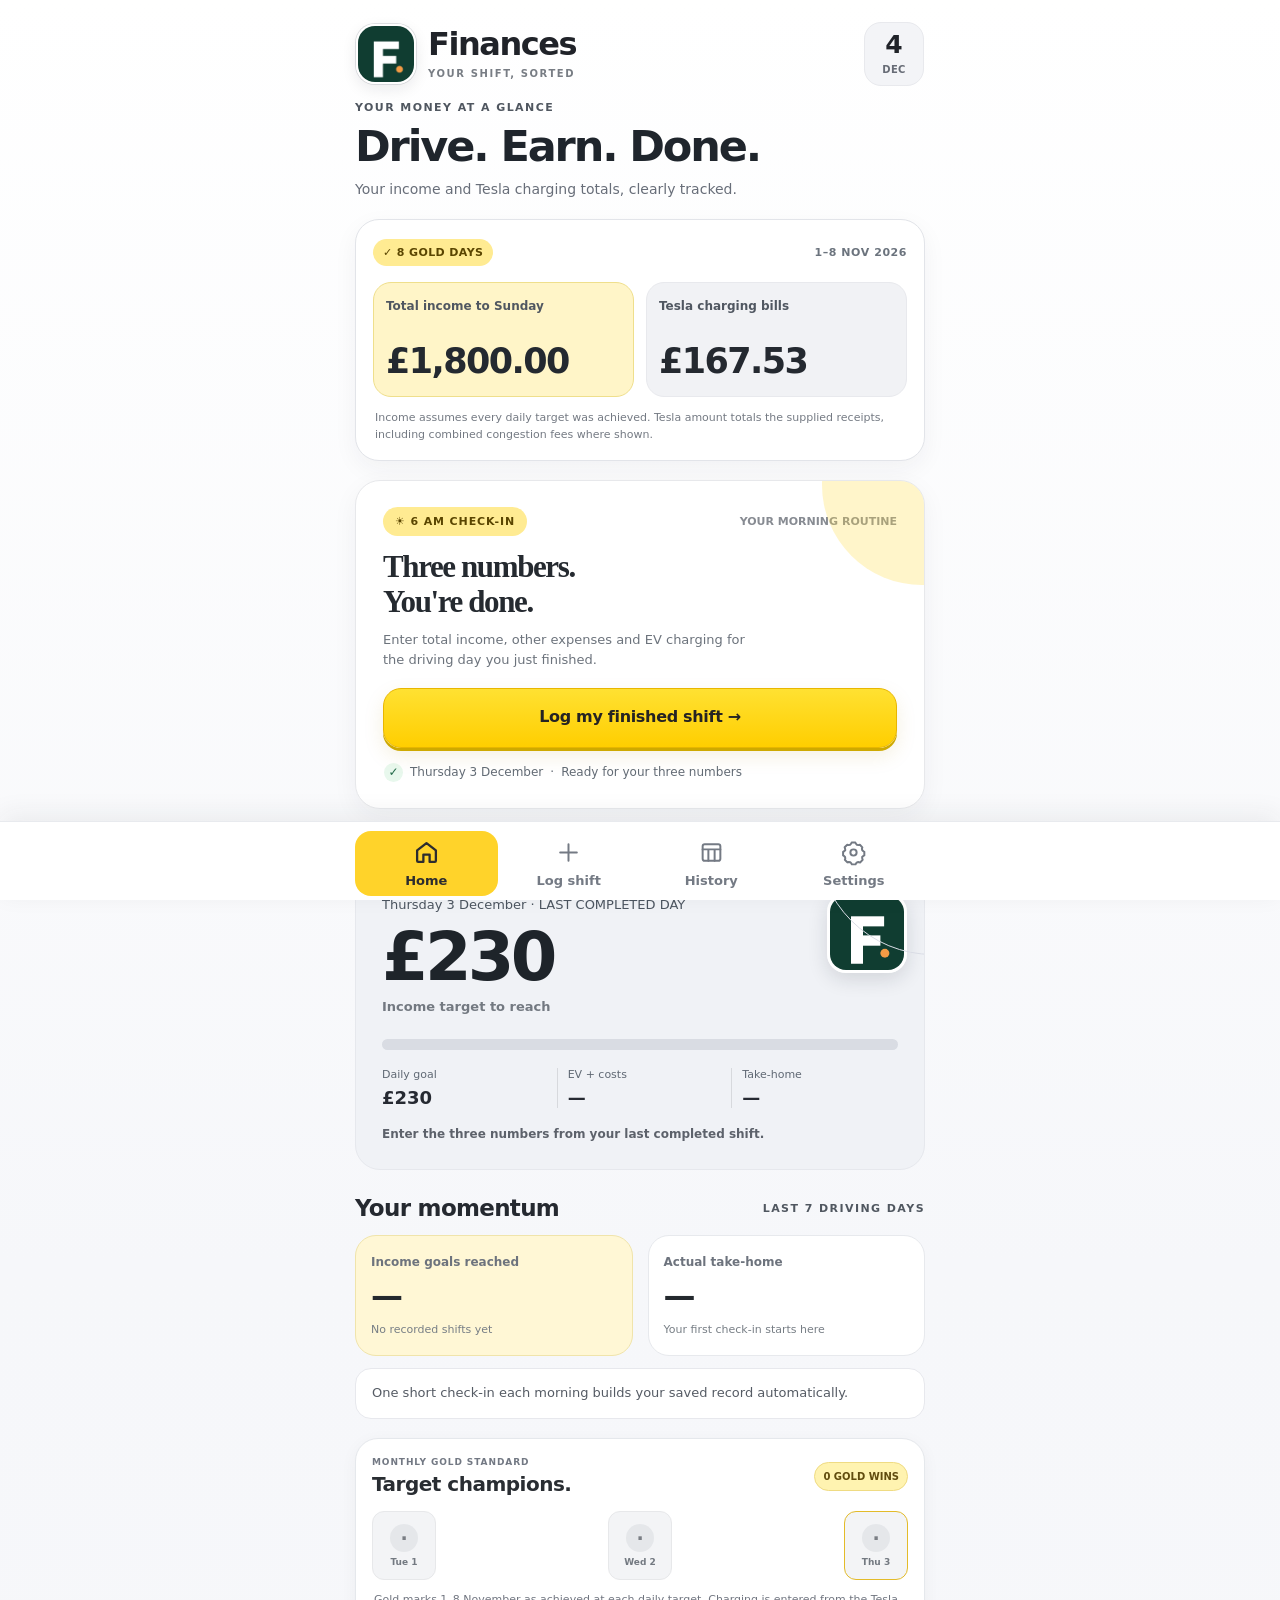
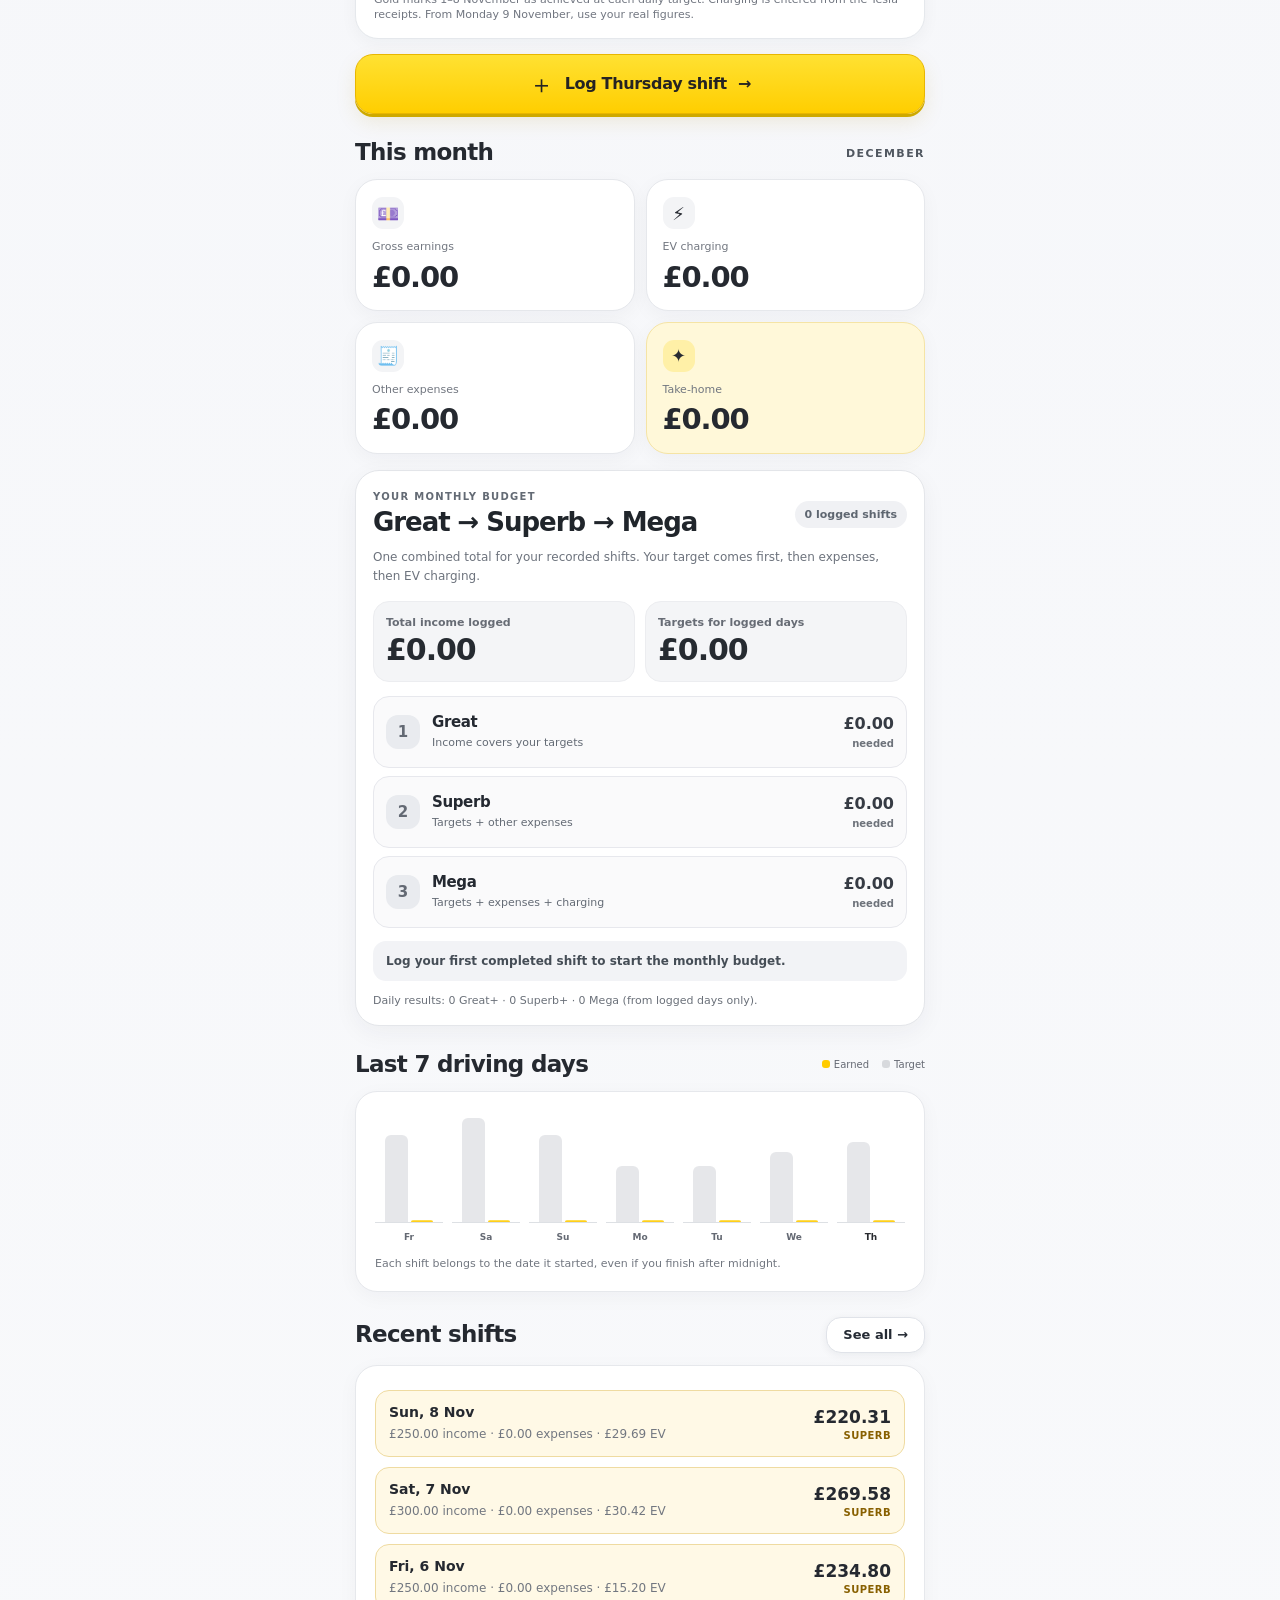
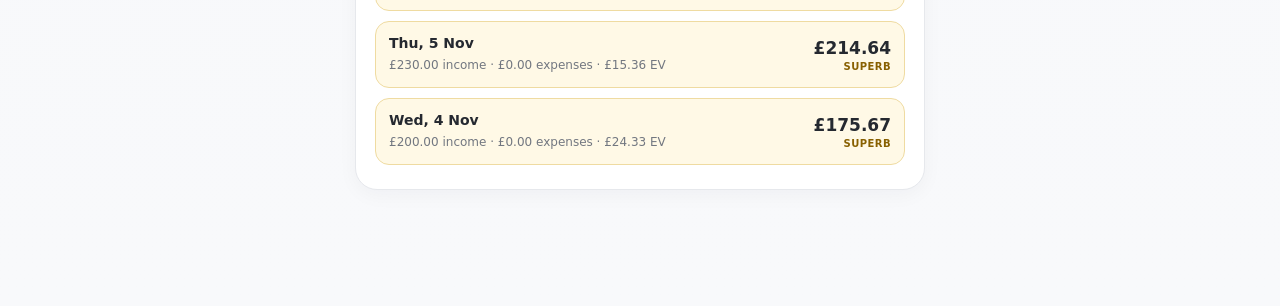
<file: gold.html>
<!doctype html>
<html lang="en-GB">
<head>
<meta charset="utf-8">
<meta name="viewport" content="width=device-width, initial-scale=1, viewport-fit=cover">
<meta name="theme-color" content="#073d30">
<meta name="description" content="Finances — a beautiful, fast shift ledger for London private-hire drivers.">
<link rel="manifest" href="./manifest-gold.webmanifest?v=18">
<link rel="icon" type="image/svg+xml" href="./icons/icon.svg?v=12">
<link rel="apple-touch-icon" href="./icons/icon-512.png?v=18">
<title>Finances Gold · Your shift, sorted</title>
<style>
:root{--forest:#083b2e;--deep:#06281f;--emerald:#187657;--lime:#b8e4c7;--orange:#f4a044;--gold:#efd19a;--paper:#fffefa;--cream:#f6f7f2;--ink:#17392f;--muted:#7d9489;--line:#e1eae3;--red:#d35c58;--shadow:0 9px 27px #0e462716;font-family:Inter,ui-sans-serif,-apple-system,BlinkMacSystemFont,"Segoe UI",sans-serif;color:var(--ink)}
*{box-sizing:border-box}
html{background:var(--cream)}
body{margin:0;-webkit-font-smoothing:antialiased;background:linear-gradient(160deg,#f3f8f2,#fffefa 50%,#f6f7f2);min-height:100dvh}
button,input,textarea{font:inherit}button{cursor:pointer}button:disabled{opacity:.45;cursor:not-allowed}
button:focus-visible,input:focus-visible,textarea:focus-visible,a:focus-visible{outline:3px solid var(--orange);outline-offset:3px}
button:active{transform:scale(.987)}
a{color:var(--emerald)}
.shell{max-width:570px;margin:0 auto;min-height:100dvh;padding:0 18px calc(112px + env(safe-area-inset-bottom))}
header{display:flex;align-items:center;justify-content:space-between;gap:12px;padding:24px 2px 19px}
.identity{display:flex;align-items:center;gap:12px}.mark{width:49px;height:49px;object-fit:cover;border-radius:15px;box-shadow:0 6px 16px #143e2a30;border:1px solid #d2ab57}
.wordmark{font:800 22px Georgia,serif;letter-spacing:-.5px}.wordmark small{display:block;font:750 9px Inter,system-ui,sans-serif;letter-spacing:2px;text-transform:uppercase;color:var(--muted);margin-top:3px}
.header-date{background:white;border:1px solid var(--line);border-radius:16px;padding:9px 12px;text-align:center;min-width:60px;box-shadow:var(--shadow)}.header-date b{display:block;font-size:18px}.header-date small{font-weight:800;font-size:10px;color:var(--muted)}
section.page{display:none;animation:appear .22s ease}section.page.active{display:block}@keyframes appear{from{opacity:.65;transform:translateY(4px)}to{opacity:1;transform:translateY(0)}}
.kicker{font-size:10px;font-weight:850;letter-spacing:1.8px;text-transform:uppercase;color:#66947f}
h1{font:600 clamp(28px,7vw,35px)/1.16 Georgia,serif;letter-spacing:-.8px;margin:6px 0 5px}h2{font:600 22px Georgia,serif;letter-spacing:-.4px;margin:0}
.muted{color:var(--muted)}.subtitle{font-size:13px;color:var(--muted);line-height:1.5;margin:6px 0 0}.section-title{display:flex;align-items:center;justify-content:space-between;margin:25px 0 13px;gap:12px}
.hero{position:relative;overflow:hidden;background:radial-gradient(circle at 100% -24%,#2b805e,transparent 50%),linear-gradient(138deg,#145b42,#08382d 67%,#05241c);color:white;border-radius:28px;padding:23px 22px 21px;box-shadow:0 18px 34px #0e452a30;border:1px solid #327d5b}
.hero:after{content:"";width:230px;height:230px;border:1px solid #ffffff13;border-radius:50%;position:absolute;right:-120px;top:-105px;pointer-events:none}
.hero-top{display:flex;align-items:center;justify-content:space-between;gap:12px;position:relative;z-index:1}
.hero-label{font-size:10px;letter-spacing:1.7px;font-weight:850;color:#c3e7d1}
.pill{padding:6px 10px;font-size:10px;border-radius:999px;background:#ffffff18;color:#f9dcac;font-weight:850}
.hero-date{font-size:12px;color:#e4f2e6;margin:16px 0 5px;position:relative;z-index:1}
.hero-value{font-size:clamp(42px,12vw,62px);font-weight:850;letter-spacing:-2.3px;line-height:1.14;font-variant-numeric:tabular-nums;position:relative;z-index:1}
.hero-value small{font-size:12px;letter-spacing:0;color:#b7d8c5;font-weight:600;display:block;margin-top:4px}
.progress-track{height:9px;border-radius:100px;background:#ffffff2a;margin:21px 0 16px;overflow:hidden;position:relative;z-index:1}.progress-track i{display:block;width:0;height:100%;background:linear-gradient(90deg,#f2b263,#ffdda0);border-radius:100px;transition:width .32s}
.hero-stats{display:grid;grid-template-columns:repeat(3,minmax(0,1fr));position:relative;z-index:1}.hero-stats div{min-width:0}.hero-stats div+div{border-left:1px solid #ffffff29;padding-left:11px}.hero-stats small{display:block;font-size:10px;color:#bedbcc;margin-bottom:6px}.hero-stats strong{display:block;font-size:clamp(14px,4vw,18px);font-variant-numeric:tabular-nums}
.hero-foot{position:relative;z-index:1;font-size:11px;color:#f2dba9;margin-top:18px;line-height:1.4}
.primary{display:flex;align-items:center;justify-content:center;gap:11px;width:100%;border:0;border-radius:19px;min-height:60px;background:linear-gradient(125deg,#ffc77d,#f1a149 52%,#e48b2b);color:#4c2b0c;box-shadow:0 10px 24px #d38a3030,inset 0 2px #ffffff90;font-weight:900;font-size:15px}
.primary.dark{background:linear-gradient(125deg,#1f815c,#0c553f 70%,#093d30);color:#fff;box-shadow:0 10px 25px #13573e2a}
.cta{margin-top:15px}.cta-icon{font-size:25px;line-height:1}
.tile-grid{display:grid;grid-template-columns:repeat(2,minmax(0,1fr));gap:11px}
.tile{background:white;border:1px solid var(--line);border-radius:20px;padding:17px 16px;min-width:0;box-shadow:var(--shadow)}
.tile .symbol{display:inline-flex;align-items:center;justify-content:center;width:32px;height:32px;border-radius:11px;background:#f0f6ed;font-size:18px;margin-bottom:10px}
.tile small{display:block;font-size:11px;color:var(--muted);margin-bottom:5px}.tile strong{display:block;font-size:clamp(21px,6vw,29px);font-weight:850;letter-spacing:-.9px;line-height:1.12;font-variant-numeric:tabular-nums}
.tile.green{background:linear-gradient(160deg,#e5f7eb,#f6fff9);border-color:#b5dfc6}.tile.green strong{color:#086943}
.tile.gold{background:linear-gradient(155deg,#fff1d8,#fffdf6);border-color:#ecd4a3}
.card{background:white;border:1px solid var(--line);box-shadow:var(--shadow);border-radius:23px;padding:19px}
.small-note{font-size:11px;color:var(--muted);line-height:1.5}
.row-list{display:flex;flex-direction:column}.shift-row{border:0;background:transparent;text-align:left;display:flex;align-items:center;justify-content:space-between;gap:12px;padding:15px 0;border-bottom:1px solid var(--line);width:100%}.shift-row:last-child{border-bottom:0}.shift-row b{display:block;font-size:14px}.shift-row small{display:block;font-size:11px;color:var(--muted);margin-top:5px}.shift-row .amount{text-align:right}.shift-row .amount strong{font-size:17px;display:block}.shift-row .amount span{display:block;font-size:10px;font-weight:800;margin-top:3px}
.positive{color:#16845a}.negative{color:var(--red)}.amber{color:#b67b2a}
.empty{text-align:center;padding:19px 9px;color:var(--muted);font-size:13px}
.weekbars{display:grid;grid-template-columns:repeat(7,minmax(0,1fr));gap:9px;align-items:end;padding-top:7px}
.bar-col{text-align:center;min-width:0}.bar-wrap{height:105px;display:flex;align-items:flex-end;justify-content:center;gap:3px;position:relative;border-bottom:1px solid #ccd9cc}
.bar{width:33%;border-radius:6px 6px 0 0;min-height:2px}.bar.target{background:#f2d4a4}.bar.earned{background:linear-gradient(#50bf84,#0a6d4f)}
.bar-col small{font-weight:750;font-size:9px;color:var(--muted);margin-top:9px;display:block}.bar-col.today small{color:var(--forest)}.legend{font-size:10px;color:var(--muted);display:flex;align-items:center;gap:13px}.legend i{display:inline-block;width:8px;height:8px;border-radius:3px;margin-right:4px;background:#0b875e}.legend .target-dot{background:#eccb91}
.form-panel{background:white;border:1px solid var(--line);border-radius:24px;padding:19px;margin-top:18px;box-shadow:var(--shadow)}
.form-title{display:flex;align-items:center;justify-content:space-between;gap:12px;margin-bottom:12px}
.step{font-size:11px;font-weight:850;color:#11805b;letter-spacing:1.1px}
label.field{display:block;margin-top:13px;font-size:12px;font-weight:800;color:#395c4d}
.input{display:block;margin-top:8px;width:100%;min-width:0;height:52px;border:1px solid #dce6dc;background:#fbfdf9;border-radius:13px;padding:0 13px;color:#163b30;font-weight:700;font-size:16px}
.input:focus{outline:2px solid #efb063;outline-offset:1px;border-color:#edbb7c}
.input[type=date],.input[type=time]{font-size:14px}
.field-row{display:grid;grid-template-columns:minmax(0,1.45fr) minmax(0,1fr);gap:11px}
.money-field{position:relative}.money-field .input{padding-left:34px;font-size:22px;font-weight:850;font-variant-numeric:tabular-nums}.currency{position:absolute;left:13px;bottom:14px;font-size:17px;color:#769182;font-weight:800}
.caption{color:#91a496;font-size:11px;line-height:1.5;margin:10px 2px 0}
.money-preview{background:linear-gradient(150deg,#0f5c42,#073e30);color:#fff;border-radius:20px;padding:17px 18px;margin-top:17px;box-shadow:0 8px 22px #165d3920}
.preview-row{display:flex;align-items:center;justify-content:space-between;gap:12px;padding:6px 0}.preview-row small{color:#b9dcc9;font-size:11px}.preview-row b{font-size:16px;font-variant-numeric:tabular-nums}.preview-row.large{padding-top:14px;border-top:1px solid #ffffff25;margin-top:8px}.preview-row.large b{font-size:27px;letter-spacing:-1px}.preview-status{font-size:11px;color:#ffe0a9;margin-top:11px}
.fold{border-top:1px solid var(--line);margin-top:14px;padding-top:13px}.fold summary{cursor:pointer;font-size:12px;font-weight:850;color:var(--emerald);min-height:28px}
textarea.input{padding:12px 13px;height:auto;min-height:81px;resize:vertical;font-size:14px}
.form-actions{display:flex;gap:9px;align-items:center;margin-top:15px}.form-actions .primary{flex:1}.secondary{border:1px solid #d5e2d7;color:#2c7056;background:#f4faf3;border-radius:15px;min-height:52px;padding:0 16px;font-weight:850;font-size:13px}
.month-nav{display:flex;align-items:center;justify-content:space-between;gap:8px;margin:19px 0 14px}.month-nav strong{font-size:16px}.round-btn{border:1px solid var(--line);border-radius:13px;background:white;min-width:43px;height:42px;font-size:24px;color:var(--forest)}
.calendar{padding:14px 10px 12px}.cal-grid{display:grid;grid-template-columns:repeat(7,minmax(0,1fr));gap:5px}
.cal-head{text-align:center;font-size:9px;font-weight:900;color:var(--muted);padding:5px 0 8px}.day{min-width:0;min-height:62px;padding:7px 2px 6px;border:1px solid #e6ece5;border-radius:10px;text-align:center;background:#f8faf6;color:#758a7f}.day b{font-size:11px;display:block}.day small{font-size:9px;display:block;margin-top:8px;font-weight:800;overflow:hidden;text-overflow:clip}.day.has{background:#e7f3e9;border-color:#c6e3d1;color:#145e40}.day.win{background:#f9edd3;border-color:#ddbc75;color:#77501d}.day.low{background:#fbeae8;border-color:#f1cfcb;color:#a14c43}.day.today{box-shadow:inset 0 0 0 2px #f0a650}.day:disabled{visibility:hidden}.day .cal-dot{width:5px;height:5px;border-radius:50%;background:currentColor;margin:4px auto 0}
.month-summary{font-size:12px;color:var(--muted);margin:9px 0 18px}
.week-targets{display:grid;grid-template-columns:repeat(2,minmax(0,1fr));gap:10px}.target-row{border:1px solid var(--line);border-radius:15px;padding:10px 13px;background:#fbfdf9}.target-row label{display:block;color:var(--muted);font-size:11px;font-weight:850;margin-bottom:6px}.target-row .target-inner{display:flex;align-items:center;gap:5px}.target-row input{width:100%;min-width:0;border:0;background:transparent;color:var(--forest);font-size:19px;font-weight:900;outline:0}
.settings-actions{display:grid;grid-template-columns:repeat(2,minmax(0,1fr));gap:9px;margin-top:15px}.settings-actions button{min-height:49px}
.nav{position:fixed;z-index:20;bottom:0;left:0;right:0;padding:10px max(14px,calc((100vw - 570px)/2)) calc(10px + env(safe-area-inset-bottom));background:#ffffffed;backdrop-filter:blur(18px);border-top:1px solid #dce9de;display:grid;grid-template-columns:repeat(4,minmax(0,1fr));box-shadow:0 -7px 29px #113b2516}
.nav button{min-height:58px;border:0;background:transparent;color:#83978b;border-radius:14px;display:flex;flex-direction:column;align-items:center;justify-content:center;gap:5px;font-size:10px;font-weight:850}.nav button .ico{font-size:21px;line-height:1}.nav button.active{color:#084734;background:linear-gradient(155deg,#e8f6e7,#fff0d8)}
.toast{position:fixed;z-index:50;left:50%;transform:translateX(-50%);bottom:calc(93px + env(safe-area-inset-bottom));max-width:calc(100vw - 34px);background:#104f39;color:#fff;padding:13px 17px;border-radius:14px;box-shadow:0 13px 25px #0a442b44;font-size:13px;font-weight:750;text-align:center;display:none}
.notice{padding:13px 14px;border:1px solid #efdcb8;border-radius:16px;background:#fff9e9;color:#795b2d;font-size:12px;line-height:1.5;margin-top:12px}
.between{display:flex;justify-content:space-between;align-items:center;gap:12px}
.hidden{display:none!important}
@media(max-width:365px){.shell{padding-left:12px;padding-right:12px}.tile{padding:13px}.hero{padding:19px}.field-row{grid-template-columns:1fr 1fr}}
@media(prefers-reduced-motion:reduce){*{animation:none!important;transition:none!important}}

.fresh-reset{margin:15px 0 18px;border:1px solid #f4ca7a;border-radius:22px;padding:16px;background:linear-gradient(135deg,#725124,#224b36 58%,#0a3b2d);box-shadow:inset 0 1px #fff3b95b,0 9px 24px #001a1477;display:grid;grid-template-columns:44px minmax(0,1fr);gap:12px;align-items:center;color:#fff4db}
.fresh-reset-icon{width:43px;height:43px;border-radius:50%;display:grid;place-items:center;background:linear-gradient(135deg,#ffe5a6,#c48225);color:#462b0d;font-size:23px;box-shadow:0 0 16px #ffd77855}
.fresh-reset-copy strong{font:italic 700 17px Georgia,serif;display:block;color:#fff0bb}.fresh-reset-copy small,.fresh-done small{display:block;font-size:11px;color:#e4ddc8;line-height:1.55;margin-top:5px}
.fresh-reset-button{grid-column:1/-1;border:1px solid #ffeba6;background:linear-gradient(145deg,#ffeca9,#f4bd5c,#df9034);color:#453016;border-radius:15px;min-height:46px;font-weight:900;box-shadow:0 4px #694017}
.fresh-done{margin:15px 0;border:1px solid #e9c268ad;border-radius:18px;padding:13px 15px;background:#164a36;color:#ffeda8}
.fresh-done strong{font-weight:850;font-size:13px}
</style>
<link rel="stylesheet" href="./atelier.css?v=12">
<link rel="stylesheet" href="./crystal.css?v=18">
<link rel="stylesheet" href="./sunrise.css?v=21">
<link rel="stylesheet" href="./budget-ladder.css?v=20">
</head>
<body>
<div class="shell">
<header><div class="identity"><img class="mark" src="./icons/icon-512.png?v=18" alt="Personalised Liberty portrait"><div class="wordmark">Finances<small>Your shift, sorted</small></div></div><div class="header-date"><b id="headerDay">—</b><small id="headerMonth">NOV</small></div></header>
<section class="page active" id="home">
  <div class="kicker">YOUR MONEY AT A GLANCE</div><h1>Drive. Earn. Done.</h1><p class="subtitle">Your income and Tesla charging totals, clearly tracked.</p>
<section class="opening-snapshot" aria-label="Opening balance through Sunday 8 November">
  <div class="opening-overline"><span class="sun-pill">✓ 8 GOLD DAYS</span><small>1–8 NOV 2026</small></div>
  <div class="opening-figures">
    <div class="opening-figure"><small>Total income to Sunday</small><strong id="openingIncome">£1,800.00</strong></div>
    <div class="opening-figure"><small>Tesla charging bills</small><strong id="openingCharge">£167.53</strong></div>
  </div>
  <p class="opening-caption">Income assumes every daily target was achieved. Tesla amount totals the supplied receipts, including combined congestion fees where shown.</p>
</section>
 <section class="morning-card"><div class="morning-top"><span class="sun-pill">☀ 6 AM CHECK-IN</span><span class="morning-time">YOUR MORNING ROUTINE</span></div>
 <h2>Three numbers.<br>You're done.</h2><p>Enter total income, other expenses and EV charging for the driving day you just finished.</p>
 <button class="primary morning-action" id="morningLog" type="button">Log my finished shift →</button><div class="morning-stamp"><span id="morningDate">Last driving day</span><span>·</span><span id="morningStatus">Ready</span></div></section>
  <section class="fresh-reset" id="freshResetPanel">
    <div class="fresh-reset-icon">✦</div>
    <div class="fresh-reset-copy"><strong>Fresh start • Monday 9 November</strong>
    <small>Gold for every day from 1–8 November. Start real income, expenses and charging records on Monday 9 November.</small></div>
    <button type="button" class="fresh-reset-button" id="freshStartBtn">Reset & start fresh</button>
  </section>
  <section class="fresh-done hidden" id="freshDonePanel">
    <strong>✓ Opening balance loaded</strong><small>1–8 November: targets counted as income, Tesla charging bills recorded, other expenses £0. Real tracking begins Monday 9 November.</small>
  </section>
  <div class="hero"><img class="hero-portrait" src="./icons/icon-512.png?v=18" alt="" aria-hidden="true">
    <div class="hero-top"><span class="hero-label">LAST COMPLETED DRIVING DAY</span><span class="pill" id="heroBadge">READY TO GO</span></div>
    <p class="hero-date" id="heroDate">Today</p>
    <div class="hero-value" id="heroIncome">£0<small>Gross earnings</small></div>
    <div class="progress-track"><i id="heroProgress"></i></div>
    <div class="hero-stats"><div><small>Daily goal</small><strong id="heroTarget">£0</strong></div><div><small>EV + costs</small><strong id="heroCosts">£0</strong></div><div><small>Take-home</small><strong id="heroNet">£0</strong></div></div>
    <div class="hero-foot" id="heroMessage">Your next shift is waiting.</div>
  </div>
  <section id="smartOverview"><div class="section-title"><h2>Your momentum</h2><span class="kicker">LAST 7 DRIVING DAYS</span></div>
 <div class="smart-grid"><div class="smart-stat sun"><small>Income goals reached</small><strong id="smartHits">—</strong><span id="smartHitSub">Of logged shifts</span></div>
 <div class="smart-stat"><small>Actual take-home</small><strong id="smartNet">—</strong><span id="smartNetSub">After costs</span></div></div><div class="smart-advice" id="smartTip"></div></section>
<div id="lastShiftCard" class="card" style="margin-top:15px;border:1px solid #e5bf73">
    <div class="between"><div><div class="kicker" id="lastShiftEyebrow">LAST SHIFT</div><h2 id="lastShiftTitle" style="margin-top:6px">Yesterday</h2></div><span class="pill" id="lastShiftStatus" style="background:#876322;color:#fff4c8">CLOSED ✓</span></div>
    <p id="lastShiftDetail" style="margin:10px 0 0;font-size:13px;color:#e3d9b7;line-height:1.5"></p>
  </div>
  <div id="dateCorrection" class="notice hidden" style="margin-top:14px">
<strong id="dateCorrectionTitle"></strong><p id="dateCorrectionText" style="margin:8px 0 12px"></p>
<button type="button" class="secondary" id="correctToday">↶ Move saved shift to previous day</button></div>
<section class="gold-win-card" aria-label="Gold target streak"><div class="gold-win-head"><div><small>MONTHLY GOLD STANDARD</small><h2>Target champions.</h2></div><strong id="goldCount">4 GOLD WINS</strong></div><div id="goldDays" class="gold-days"></div><p>Gold marks 1–8 November as achieved at each daily target. Charging is entered from the Tesla receipts. From Monday 9 November, use your real figures.</p></section><button class="primary cta" id="homeLog"><span class="cta-icon">＋</span><span id="homeLogLabel">Log a finished shift</span><span>→</span></button>
  <div class="section-title"><h2>This month</h2><span class="kicker" id="homeMonth">NOVEMBER</span></div>
  <div class="tile-grid">
    <div class="tile green"><span class="symbol">💷</span><small>Gross earnings</small><strong id="monthGross">£0</strong></div>
    <div class="tile"><span class="symbol">⚡</span><small>EV charging</small><strong id="monthCharge">£0</strong></div>
    <div class="tile"><span class="symbol">🧾</span><small>Other expenses</small><strong id="monthOther">£0</strong></div>
    <div class="tile gold"><span class="symbol">✦</span><small>Take-home</small><strong id="monthNet">£0</strong></div>
  </div>
  <section class="budget-board" id="homeBudget" aria-label="Great → Superb → Mega">
 <div class="budget-top"><div><div class="kicker">YOUR MONTHLY BUDGET</div><h2>Great → Superb → Mega</h2></div><span class="budget-count" id="homeBudgetCount">No shifts yet</span></div>
 <p class="budget-description">One combined total for your recorded shifts. Your target comes first, then expenses, then EV charging.</p>
 <div class="budget-pool"><div><small>Total income logged</small><strong id="homeBudgetIncome">£0</strong></div><div><small>Targets for logged days</small><strong id="homeBudgetTarget">£0</strong></div></div>
 <div class="tier-steps">
  <div class="tier-step" id="homeGreatRow" data-hit="false"><span class="tier-number" id="homeGreatIcon">1</span><div class="tier-copy"><strong>Great</strong><small>Income covers your targets</small></div><div class="tier-required"><b id="homeGreatNeeds">£0</b><small>needed</small></div></div>
  <div class="tier-step" id="homeSuperbRow" data-hit="false"><span class="tier-number" id="homeSuperbIcon">2</span><div class="tier-copy"><strong>Superb</strong><small>Targets + other expenses</small></div><div class="tier-required"><b id="homeSuperbNeeds">£0</b><small>needed</small></div></div>
  <div class="tier-step" id="homeMegaRow" data-hit="false"><span class="tier-number" id="homeMegaIcon">3</span><div class="tier-copy"><strong>Mega</strong><small>Targets + expenses + charging</small></div><div class="tier-required"><b id="homeMegaNeeds">£0</b><small>needed</small></div></div>
 </div>
 <div class="budget-next" id="homeBudgetNext" data-level="0">Start with your first morning check-in.</div>
 <p class="budget-wins" id="homeBudgetWins">Daily wins update automatically after saving each shift.</p>
</section>
  <div class="section-title"><h2>Last 7 driving days</h2><span class="legend"><span><i></i>Earned</span><span><i class="target-dot"></i>Target</span></span></div>
  <div class="card"><div id="weekBars" class="weekbars"></div><div class="small-note" style="margin-top:14px">Each shift belongs to the date it started, even if you finish after midnight.</div></div>
  <div class="section-title"><h2>Recent shifts</h2><button class="secondary" id="seeHistory" style="min-height:36px">See all →</button></div>
  <div class="card row-list" id="recentList"></div>
</section>
<section class="page" id="log">
  <div class="kicker" id="logKicker">☀ MORNING CHECK-IN</div><h1 id="logTitle">Three numbers. Done.</h1><p class="subtitle">The previous driving day is selected automatically. Just enter what you earned and spent.</p>
  <form id="shiftForm" novalidate>
  <div class="auto-day-panel">
    <span class="auto-day-icon">✦</span><div><small>AUTOMATIC DRIVING DAY</small><strong id="logDayLabel">Your driving day</strong><p id="shiftClock">Your last completed overnight shift counts towards the previous day.</p></div><span class="auto-day-tick">✓</span>
    <input type="hidden" id="shiftDate" required><input type="hidden" id="startTime"><input type="hidden" id="endTime">
  </div>
    <div class="form-panel">
      <div class="form-title"><h2>Your money</h2><span class="step">QUICK CHECK-IN</span></div>
      <label class="field money-field">1 · Total income<span class="currency">£</span><input id="gross" class="input" type="number" min="0" max="1000000" step="0.01" inputmode="decimal" placeholder="230.00" required></label>
      <div class="field-row" style="grid-template-columns:1fr 1fr">
        <label class="field money-field">2 · Other expenses<span class="currency">£</span><input id="other" class="input" type="number" min="0" max="1000000" step="0.01" inputmode="decimal" placeholder="0.00"></label>
        <label class="field money-field">3 · EV charging<span class="currency">£</span><input id="charge" class="input" type="number" min="0" max="1000000" step="0.01" inputmode="decimal" placeholder="0.00"></label>
      </div>
      <p class="caption">If you charged twice, enter the combined charging total. If you did not charge, leave EV charging at £0. No invoices needed.</p>
      <div class="money-preview" aria-live="polite">
        <div class="preview-row"><small>Daily income target</small><b id="previewTarget">£0</b></div>
        <div class="preview-row"><small>Total costs</small><b id="previewCosts">£0</b></div>
        <div class="preview-row large"><small>Estimated take-home</small><b id="previewNet">£0</b></div>
        <div class="preview-status" id="previewStatus">Enter your earnings to see your result.</div>
      </div>
      <div class="reward-live" id="rewardLive" data-level="0" aria-live="polite">
 <span class="reward-token" id="rewardIcon">○</span>
 <div><strong id="rewardTitle">Your first win is waiting</strong><small id="rewardDetail">Enter income to see your level.</small></div>
</div>
      <section class="flow-board" aria-label="Income allocation" aria-live="polite"><div class="flow-title"><h3>Your money, in order</h3><span>LIVE BREAKDOWN</span></div>
 <div class="flow-step"><span class="number">1</span><div><strong>Daily income target</strong><small>Protect the goal first</small></div><b id="flowGoal">—</b></div>
 <div class="flow-step"><span class="number">2</span><div><strong>Other expenses</strong><small>Covered by extra earnings</small></div><b id="flowOther">—</b></div>
 <div class="flow-step"><span class="number">3</span><div><strong>EV charging</strong><small>Covered after expenses</small></div><b id="flowEV">—</b></div>
 <div class="flow-left"><small>Extra after goal and costs</small><strong id="flowExtra">—</strong></div>
 <p class="flow-helper" id="flowTip">Enter income to see the breakdown.</p><p class="flow-helper">This is a planning allocation, not another deduction. Actual take-home = income − expenses − charging.</p></section>
      <details class="fold"><summary>✎ Add a note or adjust this day's target</summary><label class="field">Notes (optional)<textarea id="notes" class="input" maxlength="500" placeholder="e.g. busy evening, charging stop, parking"></textarea></label><label class="field money-field">Override this day's target<span class="currency">£</span><input id="targetOverride" class="input" type="number" step=".01" min="0" max="1000000" inputmode="decimal" placeholder="Leave blank for weekday goal"></label></details>
      <p class="caption hidden" id="importedWarning">This entry was imported from the previous app. Its actual shift times were never recorded there.</p>
      <div class="form-actions"><button type="submit" class="primary dark" id="saveShift">✓ Save this shift</button><button type="button" class="secondary" id="newShift">New</button></div>
      <button type="button" class="secondary hidden" id="moveEntryBack" style="margin-top:12px;width:100%">↶ Move this saved entry back one day</button>
    </div>
  </form>
  <p class="small-note" style="text-align:center;margin:16px 0">Saved on this phone. Update or correct any shift later in History.</p>
</section>
<section class="page" id="history">
  <div class="kicker">YOUR FINANCIAL JOURNEY</div><h1>Every shift matters.</h1><p class="subtitle">Daily records, monthly totals and the progress you made.</p>
  <div class="month-nav"><button class="round-btn" id="monthPrev" aria-label="Previous month">‹</button><strong id="historyMonth">November 2026</strong><button class="round-btn" id="monthNext" aria-label="Next month">›</button></div>
  <div class="tile-grid">
    <div class="tile green"><span class="symbol">💷</span><small>Gross earned</small><strong id="histGross">£0</strong></div>
    <div class="tile gold"><span class="symbol">✦</span><small>Take-home</small><strong id="histNet">£0</strong></div>
    <div class="tile"><span class="symbol">⚡</span><small>EV costs</small><strong id="histCharge">£0</strong></div>
    <div class="tile"><span class="symbol">🎯</span><small>Targets hit</small><strong id="histHits">0 / 0</strong></div>
  </div>
  <section id="historyPulse"><div class="section-title"><h2>Monthly insights</h2><span class="kicker">SAVED RECORDS</span></div>
 <div class="smart-grid"><div class="smart-stat sun"><small>Income goals hit</small><strong id="historyGoals">—</strong><span id="historyGoalsSub">Of logged shifts</span></div>
 <div class="smart-stat"><small>Average shift income</small><strong id="historyAverage">—</strong><span id="historyAverageSub">Gross per shift</span></div></div><div class="smart-advice" id="historyTip"></div></section>
<section class="budget-board" id="histBudget" aria-label="Monthly victories">
 <div class="budget-top"><div><div class="kicker">YOUR MONTHLY BUDGET</div><h2>Monthly victories</h2></div><span class="budget-count" id="histBudgetCount">No shifts yet</span></div>
 <p class="budget-description">One combined total for your recorded shifts. Your target comes first, then expenses, then EV charging.</p>
 <div class="budget-pool"><div><small>Total income logged</small><strong id="histBudgetIncome">£0</strong></div><div><small>Targets for logged days</small><strong id="histBudgetTarget">£0</strong></div></div>
 <div class="tier-steps">
  <div class="tier-step" id="histGreatRow" data-hit="false"><span class="tier-number" id="histGreatIcon">1</span><div class="tier-copy"><strong>Great</strong><small>Income covers your targets</small></div><div class="tier-required"><b id="histGreatNeeds">£0</b><small>needed</small></div></div>
  <div class="tier-step" id="histSuperbRow" data-hit="false"><span class="tier-number" id="histSuperbIcon">2</span><div class="tier-copy"><strong>Superb</strong><small>Targets + other expenses</small></div><div class="tier-required"><b id="histSuperbNeeds">£0</b><small>needed</small></div></div>
  <div class="tier-step" id="histMegaRow" data-hit="false"><span class="tier-number" id="histMegaIcon">3</span><div class="tier-copy"><strong>Mega</strong><small>Targets + expenses + charging</small></div><div class="tier-required"><b id="histMegaNeeds">£0</b><small>needed</small></div></div>
 </div>
 <div class="budget-next" id="histBudgetNext" data-level="0">Start with your first morning check-in.</div>
 <p class="budget-wins" id="histBudgetWins">Daily wins update automatically after saving each shift.</p>
</section>
  <div class="section-title"><h2>Shift calendar</h2><span class="kicker">TAP A DATE TO EDIT</span></div>
  <div class="card calendar"><div id="calendar" class="cal-grid"></div><p class="small-note" style="margin:14px 3px 0">Yellow = income target reached · Grey = logged below target · Empty = no entry.</p></div>
  <div class="section-title"><h2>Shift breakdown</h2><span class="kicker" id="histCount">0 SHIFTS</span></div>
  <div class="card row-list" id="historyList"></div>
  <div class="month-summary" id="histNote"></div>
</section>
<section class="page" id="settings">
  <div class="kicker">YOUR RULES</div><h1>Set your pace.</h1><p class="subtitle">Your normal target is applied automatically based on the day your shift starts.</p>
  <div class="form-panel"><div class="between"><h2>Daily targets</h2><span class="step">£ / DAY</span></div><div class="week-targets" id="targets" style="margin-top:15px"></div><button class="primary dark" id="saveTargets" style="margin-top:16px">Save my weekly targets</button></div>
  <div class="form-panel"><h2>Your records</h2><p class="subtitle">Your data stays on this device. Back it up before changing phones, deleting the app or clearing browser storage.</p>
    <div class="settings-actions"><button class="secondary" id="backup">↓ JSON backup</button><button class="secondary" id="csv">↓ Month CSV</button><button class="secondary" id="restore">↑ Restore backup</button><button class="secondary" id="classic">Classic app ↗</button></div><input type="file" id="restoreFile" accept=".json,application/json" hidden>
    <p class="small-note" style="margin-top:15px" id="importState">Existing data is kept on this device.</p>
  </div>
  <div class="form-panel" id="preResetArchivePanel"><h2>Previous records backup</h2><p class="subtitle">Your old records were archived on this device before the fresh start. You can download them if needed.</p><button class="secondary" type="button" id="downloadPreResetArchive">↓ Download pre-reset records</button></div>
   <div class="notice"><strong>About your numbers:</strong> Gross income is what you earned before costs. Take-home is gross income minus charging and other expenses. A gross target win is different from a net target win.</div>
</section>
</div>
<nav class="nav" aria-label="Main navigation">
 <button data-tab="home" class="active"><span class="ico"><svg viewBox="0 0 24 24" aria-hidden="true"><path d="m3 10 9-7 9 7v10a1 1 0 0 1-1 1h-5v-7H9v7H4a1 1 0 0 1-1-1z"/></svg></span>Home</button>
 <button data-tab="log"><span class="ico"><svg viewBox="0 0 24 24" aria-hidden="true"><path d="M12 4v16M4 12h16"/></svg></span>Log shift</button>
 <button data-tab="history"><span class="ico"><svg viewBox="0 0 24 24" aria-hidden="true"><rect x="3.5" y="4" width="17" height="16" rx="2"/><path d="M3.5 9h17M9 9v11M15 9v11"/></svg></span>History</button>
 <button data-tab="settings"><span class="ico"><svg viewBox="0 0 24 24" aria-hidden="true"><path d="m9.7 3.5.5-1h3.6l.5 1 1 1.1 1.4.3 1.4-.3 2.4 2.5-.4 1.3.3 1.4 1.1 1 .9.5v3.5l-1 .5-1.1 1 .1 1.5.4 1.3-2.5 2.5-1.3-.4-1.4.2-1.1 1-.5 1h-3.6l-.5-1-1-1.1-1.4-.2-1.4.4-2.4-2.5.4-1.3-.2-1.4-1-1-.9-.5v-3.5l1-.5 1.1-1-.2-1.5-.4-1.3 2.5-2.5 1.3.4 1.4-.3z"/><circle cx="12" cy="12" r="3"/></svg></span>Settings</button>
</nav>
<div class="toast" id="toast" role="status" aria-live="polite"></div>
<script>
(function(){
'use strict';
const STORE='finances-shifts-v3';
const LEGACY='finances-local-v1';
const DAYS=['Monday','Tuesday','Wednesday','Thursday','Friday','Saturday','Sunday'];
const DEFAULT=[160,160,200,230,250,300,250];
const el=id=>document.getElementById(id);
const amount=n=>new Intl.NumberFormat('en-GB',{style:'currency',currency:'GBP',maximumFractionDigits:2}).format(Number(n)||0);
const short=n=>new Intl.NumberFormat('en-GB',{style:'currency',currency:'GBP',maximumFractionDigits:0}).format(Number(n)||0);
const round=n=>Math.round((Number(n)+Number.EPSILON)*100)/100;
const safe=s=>String(s??'').replace(/[&<>"']/g,c=>({'&':'&amp;','<':'&lt;','>':'&gt;','"':'&quot;',"'":'&#39;'}[c]));
const key=d=>d.getFullYear()+'-'+String(d.getMonth()+1).padStart(2,'0')+'-'+String(d.getDate()).padStart(2,'0');
const date=k=>{const p=k.split('-').map(Number);return new Date(p[0],p[1]-1,p[2])};
const validKey=k=>/^\d{4}-(0[1-9]|1[0-2])-([012]\d|3[01])$/.test(k)&&key(date(k))===k;
const weekday=k=>(date(k).getDay()+6)%7;
const n=v=>round(Number(v)||0);
function shiftKey(){const d=new Date();d.setDate(d.getDate()-1);return key(d);}
function todayKey(){return key(new Date())}
function plusMonth(d,v){return new Date(d.getFullYear(),d.getMonth()+v,1)}
function moneyField(id){const x=el(id).value.trim();return x===''?0:Number(x)}
function clock(k,from,to){const start=new Date(k+'T'+from+':00');if(!Number.isFinite(start.getTime()))return null;const end=new Date(k+'T'+to+':00');if(end<=start)end.setDate(end.getDate()+1);return {endKey:key(end),minutes:Math.round((end-start)/60000)}}
function goal(k,record){return record&&record.override!=null?record.override:state.targets[weekday(k)]}
function net(record){return round(record.gross-record.charge-record.other)}
function costs(record){return round(record.charge+record.other)}
const VERIFIED_WINS=Array.from({length:8},(_,i)=>'2026-11-'+String(i+1).padStart(2,'0'));
const START_RESET_FLAG='finances-baseline-nov9-2026';
const START_ARCHIVE='finances-before-nov9-2026';
const starterWins=()=>Object.fromEntries(VERIFIED_WINS.map(k=>[k,true]));
function newState(){return {version:3,targets:DEFAULT.slice(),shifts:{},legacyImported:false,confirmedDays:starterWins(),freshStartComplete:true,startedOn:'2026-11-09'}}
function migrate(){
 const value=localStorage.getItem(LEGACY);
 const s=newState();if(!value)return s;
 try{
  const old=JSON.parse(value);if(!old||!old.entries||typeof old.entries!=='object')return s;
  for(const [k,e] of Object.entries(old.entries)){
   if(!validKey(k)||!e||typeof e!=='object')continue;
   const ex=Array.isArray(e.expenses)?e.expenses:[];
   const charging=round(ex.filter(x=>x.category==='Charging').reduce((a,x)=>a+(Number(x.amount)||0),0));
   const spending=round(ex.reduce((a,x)=>a+(Number(x.amount)||0),0));
   const gross=Number(e.earned);
   if(!Number.isFinite(gross)||gross<0||gross>1000000)continue;
   s.shifts[k]={gross:round(gross),charge:Math.max(0,charging),other:Math.max(0,round(spending-charging)),start:'13:00',finish:'06:00',notes:String(e.note||'').slice(0,500),override:e.targetOverride!=null&&Number.isFinite(Number(e.targetOverride))?Math.max(0,Number(e.targetOverride)):null,imported:true};
  }
  s.legacyImported=Object.keys(s.shifts).length>0;return s;
 }catch(err){console.warn('Legacy migration skipped',err);return s}
}
function validSaved(s){return s&&s.version===3&&Array.isArray(s.targets)&&s.targets.length===7&&s.targets.every(x=>Number.isFinite(x)&&x>=0&&x<=1000000)&&s.shifts&&typeof s.shifts==='object'&&!Array.isArray(s.shifts);}
function load(){
 // One-time user-requested baseline: gold to Sun 8 Nov; all detailed tracking begins Mon 9 Nov.
 // Save an on-device backup before replacing the old ledger. Do not reset on later opens.
 let existing;
 try {
   const raw=localStorage.getItem(STORE);
   if(raw){
     const parsed=JSON.parse(raw);
     if(validSaved(parsed))existing=parsed;
   }
 } catch(err){console.warn('Could not read prior Finances entries',err)}
 if(!existing)existing=migrate();
 if(localStorage.getItem(START_RESET_FLAG)==='complete'){
   existing.confirmedDays={...(existing.confirmedDays||{}),...starterWins()};
   return existing;
 }
 const fresh=newState();
 try {
   if(Object.keys(existing.shifts||{}).length || Object.keys(existing.confirmedDays||{}).length){
     if(!localStorage.getItem(START_ARCHIVE))localStorage.setItem(START_ARCHIVE,JSON.stringify(existing));
   }
   localStorage.setItem(STORE,JSON.stringify(fresh));
   localStorage.setItem(START_RESET_FLAG,'complete');
   return fresh;
 } catch(err){
   console.warn('Fresh-start storage was unavailable; old records were preserved',err);
   return existing;
 }
}
let state=load(),tab='home',focus=shiftKey(),historyMonth=new Date(date(shiftKey()).getFullYear(),date(shiftKey()).getMonth(),1),toastTimer=0;

/* One-time historical opening balance, per user: all eight targets met, no other costs.
   Tesla receipt totals include any combined Supercharging & Congestion Fee invoices. */
const OPENING_FLAG='finances-opening-balance-2026-11-08-v2';
const OPENING_ARCHIVE='finances-before-opening-balance-v2';
const OPENING_CHARGES=[9.96,12.33,30.24,24.33,15.36,15.20,30.42,29.69];
function seedOpeningBalance(){
 try{
   if(localStorage.getItem(OPENING_FLAG)==='complete')return;
   const old=state;
   if(!localStorage.getItem(OPENING_ARCHIVE))
     localStorage.setItem(OPENING_ARCHIVE,JSON.stringify(old));
   const next={...old,version:3,targets:DEFAULT.slice(),
     shifts:{...(old.shifts||{})},confirmedDays:{...(old.confirmedDays||{}),...starterWins()},
     freshStartComplete:true,startedOn:'2026-11-09'};
   for(let i=0;i<8;i++){
     const k='2026-11-'+String(i+1).padStart(2,'0');
     const target=DEFAULT[weekday(k)];
     next.shifts[k]={
       gross:target,other:0,charge:OPENING_CHARGES[i],
       start:'',finish:'',
       notes:'Opening balance: achieved daily income target (assumed); Tesla receipts combined total.',
       override:null,imported:false,baseline:true
     };
   }
   localStorage.setItem(STORE,JSON.stringify(next));
   localStorage.setItem(OPENING_FLAG,'complete');
   state=next;
 }catch(err){console.warn('Opening balance could not be saved; existing records are unchanged',err)}
}
seedOpeningBalance();
function renderOpeningBalance(){
 const dates=VERIFIED_WINS,values=dates.reduce((sum,k)=>{
   const r=entry(k);
   if(r){sum.income+=r.gross;sum.charge+=r.charge}
   return sum;
 },{income:0,charge:0});
 el('openingIncome').textContent=amount(values.income);
 el('openingCharge').textContent=amount(values.charge);
}

function save(){try{localStorage.setItem(STORE,JSON.stringify(state));return true}catch(err){notify('Could not save. Check your phone storage.');return false}}
function notify(message){const t=el('toast');t.textContent=message;t.style.display='block';clearTimeout(toastTimer);toastTimer=setTimeout(()=>t.style.display='none',3500)}
function switchTo(next){tab=next;document.querySelectorAll('.page').forEach(x=>x.classList.toggle('active',x.id===tab));document.querySelectorAll('.nav button').forEach(x=>x.classList.toggle('active',x.dataset.tab===tab));render();window.scrollTo({top:0,behavior:'instant'})}
function entry(k){return state.shifts[k]||null}
function targetHit(k){const a=stats(k);return !!state.confirmedDays?.[k]||!!(a.r&&a.gross>=a.target)}
function manualOnly(k){return !!state.confirmedDays?.[k]&&!entry(k)}
function stats(k){const r=entry(k),target=goal(k,r);return {r,target,gross:r?r.gross:0,charge:r?r.charge:0,other:r?r.other:0,net:r?net(r):0}}
function monthRows(m){const prefix=m.getFullYear()+'-'+String(m.getMonth()+1).padStart(2,'0')+'-';return Object.keys(state.shifts).filter(k=>k.startsWith(prefix)&&validKey(k)).sort((a,b)=>b.localeCompare(a))}
function monthNumbers(m){const rows=monthRows(m),prefix=m.getFullYear()+'-'+String(m.getMonth()+1).padStart(2,'0')+'-';const a=rows.reduce((s,k)=>{const v=stats(k);s.gross+=v.gross;s.charge+=v.charge;s.other+=v.other;s.net+=v.net;return s},{gross:0,charge:0,other:0,net:0,hits:0,count:rows.length});const marked=Object.keys(state.confirmedDays||{}).filter(k=>k.startsWith(prefix)&&state.confirmedDays[k]);a.hits=new Set([...rows.filter(targetHit),...marked]).size;return a}
function formatDay(k){return date(k).toLocaleDateString('en-GB',{weekday:'short',day:'numeric',month:'short'})}

function allocation(g,t,o,e){const a=Math.min(g,t),b=Math.max(0,g-a),c=Math.min(b,o),d=Math.min(Math.max(0,b-c),e);return{a:round(a),c:round(c),d:round(d),extra:round(Math.max(0,b-c-d)),goalGap:round(Math.max(0,t-a)),costGap:round(o-c+e-d)}}

// Three levels are based ONLY on actual recorded income, not on earlier manual gold ticks.
function rewardLevel(gross,target,other,charge,entered){
 if(!entered)return 0;
 const g=round(gross),t=round(target),o=round(other),c=round(charge);
 if(g<t)return 0;
 if(g<round(t+o))return 1;
 if(g<round(t+o+c))return 2;
 return 3;
}
function paintReward(gross,target,other,charge,entered){
 const level=rewardLevel(gross,target,other,charge,entered),next=[target,round(target+other),round(target+other+charge)];
 el('rewardLive').dataset.level=String(level);
 el('rewardIcon').textContent=level?'✓':'○';
 const titles=['Keep going — Great is next','Great! Income target covered','Superb! Expenses covered','Mega! Target and all costs covered'];
 el('rewardTitle').textContent=entered?titles[level]:'Your first win is waiting';
 el('rewardDetail').textContent=!entered?'Enter your total income to see your reward.':
 level===3?amount(Math.max(0,round(gross-next[2])))+' extra above your target and both costs.':
 amount(Math.max(0,round(next[level]-gross)))+' more to unlock '+['Great','Superb','Mega'][level]+'.';
}
function renderBudget(prefix,month){
 const days=monthRows(month),sum=days.reduce((a,k)=>{const s=stats(k);a.gross+=s.gross;a.target+=s.target;a.other+=s.other;a.ev+=s.charge;return a},{gross:0,target:0,other:0,ev:0});
 const t=round(sum.target),o=round(sum.other),ev=round(sum.ev),gross=round(sum.gross),levels=[t,round(t+o),round(t+o+ev)];
 const level=rewardLevel(gross,t,o,ev,days.length>0);
 el(prefix+'BudgetCount').textContent=days.length+' logged '+(days.length===1?'shift':'shifts');
 el(prefix+'BudgetIncome').textContent=amount(gross);
 el(prefix+'BudgetTarget').textContent=amount(t);
 const names=['Great','Superb','Mega'];
 names.forEach((name,i)=>{
   const hit=days.length>0&&gross>=levels[i];
   el(prefix+name+'Row').dataset.hit=String(hit);
   el(prefix+name+'Icon').textContent=hit?'✓':String(i+1);
   el(prefix+name+'Needs').textContent=amount(levels[i]);
 });
 const next=el(prefix+'BudgetNext');next.dataset.level=String(level);
 next.textContent=!days.length?'Log your first completed shift to start the monthly budget.':
   level===3?'MEGA UNLOCKED! '+amount(Math.max(0,round(gross-levels[2])))+' above the target and both costs for logged shifts.':
   amount(Math.max(0,round(levels[level]-gross)))+' more income needed to reach '+names[level]+'.';
 const wins=days.map(k=>{const s=stats(k);return rewardLevel(s.gross,s.target,s.other,s.charge,true)});
 el(prefix+'BudgetWins').textContent=
 'Daily results: '+wins.filter(v=>v>=1).length+' Great+ · '+wins.filter(v=>v>=2).length+' Superb+ · '+wins.filter(v=>v>=3).length+' Mega (from logged days only).';
}

function paintFlow(g,t,o,e,entered){
 const a=allocation(g,t,o,e),set=(id,v)=>el(id).textContent=v;
 set('flowGoal',amount(a.a)+' / '+amount(t));set('flowOther',amount(a.c)+' / '+amount(o));set('flowEV',amount(a.d)+' / '+amount(e));set('flowExtra',entered?amount(a.extra):'—');
 const p=el('flowTip');p.classList.toggle('warn',entered&&(a.goalGap>0||a.costGap>0));
 p.textContent=!entered?'Enter total income to see your allocation.':a.goalGap>0?amount(a.goalGap)+' still needed for the income goal. Actual take-home always deducts every cost.':a.costGap>0?'Your income goal is covered, but '+amount(a.costGap)+' of costs are not covered by earnings above the goal.':'Goal, other expenses and EV charging covered. '+amount(a.extra)+' extra remains after the goal and costs.';
}
function smartHome(end){
 const keys=[];for(let i=6;i>=0;i--){const d=date(end);d.setDate(d.getDate()-i);const k=key(d);if(entry(k))keys.push(k)}
 const hits=keys.filter(k=>stats(k).gross>=stats(k).target).length;
 const total=round(keys.reduce((a,k)=>a+stats(k).net,0)),saved=!!entry(end);
 el('morningDate').textContent=date(end).toLocaleDateString('en-GB',{weekday:'long',day:'numeric',month:'long'});
 el('morningLog').textContent=saved?'✓ Review or edit this shift':'Log my finished shift →';
 el('morningStatus').textContent=saved?'Saved on this device':'Ready for your three numbers';
 el('smartHits').textContent=keys.length?hits+' / '+keys.length:'—';
 el('smartHitSub').textContent=keys.length?Math.round(hits/keys.length*100)+'% of logged shifts':'No recorded shifts yet';
 el('smartNet').textContent=keys.length?amount(total):'—';
 el('smartNetSub').textContent=keys.length?'After expenses and charging':'Your first check-in starts here';
 el('smartTip').textContent=keys.length?hits+' of '+keys.length+' shifts reached their gross income goal. Take-home already deducts all expenses and EV charging.':'One short check-in each morning builds your saved record automatically.';
}
function smartHistory(rows){
 const k=rows.filter(k=>!!entry(k)),hit=k.filter(k=>stats(k).gross>=stats(k).target).length,total=k.reduce((v,d)=>v+stats(d).gross,0),cost=k.reduce((v,d)=>v+stats(d).charge+stats(d).other,0);
 el('historyGoals').textContent=k.length?hit+' / '+k.length:'—';
 el('historyGoalsSub').textContent=k.length?Math.round(hit/k.length*100)+'% of recorded shifts':'No entries yet';
 el('historyAverage').textContent=k.length?short(total/k.length):'—';
 el('historyAverageSub').textContent='Average gross per logged shift';
 el('historyTip').textContent=k.length?amount(cost)+' spent on EV charging and other expenses this month. Tap a saved day to edit it.':'Your first saved entry starts the monthly insights.';
}

function rowMarkup(k){
 const a=stats(k);
 if(manualOnly(k))return '<button class="shift-row win-row" data-edit="'+k+'"><span><b>✦ '+safe(formatDay(k))+'</b><small>Target confirmed · No money entry</small></span><span class="amount"><strong class="gold-text">✓</strong><span class="reward-row-tag">GOAL ONLY</span></span></button>';
 const level=rewardLevel(a.gross,a.target,a.other,a.charge,true);
 const tag=['LOGGED','GREAT','SUPERB','MEGA'][level];
 return '<button class="shift-row'+(level?' win-row':'')+'" data-edit="'+k+'"><span><b>'+safe(formatDay(k))+'</b><small>'+amount(a.gross)+' income · '+amount(a.other)+' expenses · '+amount(a.charge)+' EV'+(a.r.imported?' · imported':'')+'</small></span><span class="amount"><strong>'+amount(a.net)+'</strong><span class="reward-row-tag" data-level="'+level+'">'+tag+'</span></span></button>';
}

function renderDateCorrection(){
 const source=key(new Date()),destination=shiftKey(),saved=entry(source);
 const visible=Boolean(saved)&&!entry(destination);
 el('dateCorrection').classList.toggle('hidden',!visible);
 if(visible){
   el('dateCorrectionTitle').textContent='Does this belong to '+formatDay(destination)+'?';
   el('dateCorrectionText').textContent=amount(saved.gross)+' is currently saved under '+formatDay(source)+'. If it was the overnight shift starting '+formatDay(destination)+', move it back with one tap. Your charging and expenses will move too.';
   el('correctToday').textContent='↶ Move '+formatDay(source)+' to '+formatDay(destination);
 }
}
function relocateShift(source,destination){
 if(!validKey(source)||!validKey(destination)||source===destination)return;
 const existing=entry(source);
 if(!existing){notify('No saved shift on that day.');return}
 if(entry(destination)){notify('A shift already exists on '+formatDay(destination)+'. Nothing changed.');return}
 const message='Move '+amount(existing.gross)+' from '+formatDay(source)+' to '+formatDay(destination)+'? All costs and notes move with it. This will not duplicate your income.';
 if(!confirm(message))return;
 const wasConfirmed=Boolean(state.confirmedDays?.[source]);
 const destinationConfirmed=Boolean(state.confirmedDays?.[destination]);
 state.shifts[destination]=existing;delete state.shifts[source];
 if(wasConfirmed){state.confirmedDays[destination]=true;delete state.confirmedDays[source]}
 if(!save()){
   state.shifts[source]=existing;delete state.shifts[destination];
   if(wasConfirmed){state.confirmedDays[source]=true;if(!destinationConfirmed)delete state.confirmedDays[destination]}
   return
 }
 historyMonth=new Date(date(destination).getFullYear(),date(destination).getMonth(),1);
 notify('✓ Shift safely moved to '+formatDay(destination));
 switchTo('home');
}
function performFreshStart(){
 if(state.freshStartComplete){notify('Fresh tracking is already active from Monday 9 November.');return}
 const message='Restore the opening baseline for 1–8 November? Each day is recorded at its target, £0 other expenses and Tesla charges from the screenshots. Entries from Monday 9 November onward will be preserved.';
 if(!confirm(message))return;
 const original=state;
 try{
   if(!localStorage.getItem(START_ARCHIVE))localStorage.setItem(START_ARCHIVE,JSON.stringify(original));
 }catch(err){notify('Could not save an archive. Your data was not changed.');return}
 const reset=newState();reset.shifts={...(original.shifts||{})};for(const k of VERIFIED_WINS)delete reset.shifts[k];state=reset;
 try{localStorage.removeItem(OPENING_FLAG)}catch(err){console.warn(err)}
 seedOpeningBalance();
 if(!save()){state=original;return}
 try{localStorage.setItem(START_RESET_FLAG,'complete')}catch(err){console.warn(err)}
 historyMonth=new Date(2026,10,1);
 prepare(shiftKey(),true);
 notify('✓ Income and Tesla charges restored through Sunday 8 November.');
 switchTo('home');
}
function renderGoldDays(){const now=shiftKey(),d=date(now),first=new Date(d);first.setDate(first.getDate()-Math.min(6,d.getDate()-1));const keys=[];for(let day=new Date(first);day<=d;day.setDate(day.getDate()+1))keys.push(key(day));const monthKeys=[];for(let day=new Date(d.getFullYear(),d.getMonth(),1);day<=d;day.setDate(day.getDate()+1))monthKeys.push(key(day));const count=monthKeys.filter(targetHit).length;el('goldCount').textContent=count+' GOLD WIN'+(count===1?'':'S');el('goldDays').innerHTML=keys.map(k=>{const hit=targetHit(k),label=date(k).toLocaleDateString('en-GB',{weekday:'short',day:'numeric'});return '<button class="gold-day'+(hit?' achieved':'')+(k===now?' current':'')+'" data-edit="'+k+'" aria-label="'+safe(label)+(hit?', target achieved':', not yet achieved')+'"><b>'+(hit?'✓':'·')+'</b><small>'+safe(label)+'</small></button>'}).join('')}

function renderHome(){
 const k=shiftKey(),a=stats(k),m=date(k);const totals=monthNumbers(m);
 const previous=shiftKey(),last=stats(previous),closed=Boolean(last.r);
 el('lastShiftStatus').textContent=closed?'✓ CLOSED':'NOT LOGGED';
 el('lastShiftEyebrow').textContent=closed?'LAST COMPLETED SHIFT':'PREVIOUS DRIVING DAY';
 el('lastShiftTitle').textContent=date(previous).toLocaleDateString('en-GB',{weekday:'long',day:'numeric',month:'long'});
 el('lastShiftDetail').textContent=closed?'Gross '+amount(last.gross)+' · Costs '+amount(last.charge+last.other)+' · Take-home '+amount(last.net):
  (targetHit(previous)?'Gold tick confirmed, but no income or expenses recorded.':'Enter final income and expenses to mark this shift closed.');
 el('homeLogLabel').textContent=closed?'View completed '+date(previous).toLocaleDateString('en-GB',{weekday:'long'})+' shift':
   'Log '+date(previous).toLocaleDateString('en-GB',{weekday:'long'})+' shift';
 el('freshResetPanel').classList.toggle('hidden',Boolean(state.freshStartComplete));
 el('freshDonePanel').classList.toggle('hidden',!state.freshStartComplete);
  el('preResetArchivePanel').classList.toggle('hidden',!localStorage.getItem(START_ARCHIVE));
 renderDateCorrection();
 el('heroDate').textContent=date(k).toLocaleDateString('en-GB',{weekday:'long',day:'numeric',month:'long'})+' · LAST COMPLETED DAY';
 renderGoldDays();
 el('heroBadge').textContent=a.r?'✓ SAVED':'○ TO LOG';
 el('heroIncome').innerHTML=short(a.r?a.gross:a.target)+'<small>'+(a.r?'Gross earnings':'Income target to reach')+'</small>';el('heroTarget').textContent=short(a.target);el('heroCosts').textContent=a.r?amount(a.charge+a.other):'—';el('heroNet').textContent=a.r?amount(a.net):'—';
 el('heroProgress').style.width=a.r?Math.min(100,a.target>0?a.gross/a.target*100:100)+'%':'0%';
 el('heroMessage').textContent=a.r?'✓ Saved. Review or edit this shift anytime.':'Enter the three numbers from your last completed shift.';
 el('monthGross').textContent=amount(totals.gross);el('monthCharge').textContent=amount(totals.charge);el('monthOther').textContent=amount(totals.other);el('monthNet').textContent=amount(totals.net);
 el('homeMonth').textContent=m.toLocaleDateString('en-GB',{month:'long'}).toUpperCase();
 const now=date(k),dates=[];for(let i=6;i>=0;i--){const d=new Date(now);d.setDate(d.getDate()-i);dates.push(key(d))}
 const max=Math.max(1,...dates.map(k=>Math.max(stats(k).gross,stats(k).target)));
 el('weekBars').innerHTML=dates.map(d=>{const a=stats(d);return '<div class="bar-col'+(d===k?' today':'')+'"><div class="bar-wrap"><i class="bar target" style="height:'+Math.max(2,a.target/max*100)+'%"></i><i class="bar earned" style="height:'+Math.max(2,a.gross/max*100)+'%"></i></div><small>'+date(d).toLocaleDateString('en-GB',{weekday:'short'}).slice(0,2)+'</small></div>'}).join('');
 const recent=[...new Set([...Object.keys(state.shifts),...Object.keys(state.confirmedDays||{}).filter(k=>state.confirmedDays[k])])].filter(validKey).sort((a,b)=>b.localeCompare(a)).slice(0,5);
 el('recentList').innerHTML=recent.length?recent.map(rowMarkup).join(''):'<div class="empty">No shifts yet. Your first check-in starts here.</div>';
smartHome(k);
  renderBudget('home',m);
 renderOpeningBalance();
}
function prepare(k,reset){
 if(!validKey(k))k=shiftKey();focus=k;el('shiftDate').value=k;
 const r=!reset?entry(k):null;
 el('startTime').value=r?.start||'13:00';el('endTime').value=r?.finish||'06:00';
 el('gross').value=r?String(r.gross):'';el('charge').value=r?String(r.charge):'0';el('other').value=r?String(r.other):'0';
 el('notes').value=r?.notes||'';el('targetOverride').value=r?.override==null?'':r.override;
 el('logKicker').textContent=r?'✓ COMPLETED SHIFT':'YOUR END-OF-SHIFT CHECK-IN';
 el('logTitle').textContent=r?'✓ Closed · edit if needed':'Three numbers. Done.';
 el('saveShift').textContent=r?'✓ Update this shift':'✓ Save this shift';
 el('importedWarning').classList.toggle('hidden',!r?.imported);
 const priorDate=date(k);priorDate.setDate(priorDate.getDate()-1);
 el('moveEntryBack').classList.toggle('hidden',!r||Boolean(entry(key(priorDate))));
 el('logDayLabel').textContent=date(k).toLocaleDateString('en-GB',{weekday:'long',day:'numeric',month:'long'});
 updatePreview();
}
function updatePreview(){
 const k=el('shiftDate').value,r=entry(k);
 el('shiftClock').textContent=r?'✓ Shift CLOSED and saved in History. Correct amounts if needed.':'Save the final figures and this shift will be marked CLOSED.';
 const override=el('targetOverride').value.trim();const target=validKey(k)?override!==''&&Number.isFinite(Number(override))?Number(override):goal(k,r):0;
 const gross=moneyField('gross'),charge=moneyField('charge'),other=moneyField('other'),takehome=round(gross-charge-other);
 el('previewTarget').textContent=amount(target);el('previewCosts').textContent=amount(charge+other);el('previewNet').textContent=amount(takehome);
 el('previewStatus').textContent=el('gross').value.trim()===''?'Enter your earnings to see your result.':takehome>=target?'✦ You have protected your net target.':gross>=target?'Gross goal reached; costs bring take-home below target.':amount(Math.max(0,target-gross))+' to reach your gross target.';
  paintFlow(gross,target,other,charge,el('gross').value.trim()!=='');
  paintReward(gross,target,other,charge,el('gross').value.trim()!=='');
}
function record(event){
 event.preventDefault();const k=el('shiftDate').value,from='',to='';
 if(!validKey(k)){notify('Invalid driving day.');return}
 if(el('gross').value.trim()===''){notify('Please enter your gross income.');el('gross').focus();return}
 const ids=['gross','charge','other'];for(const id of ids){const v=el(id).value;if(v.trim()!==''&&(!Number.isFinite(Number(v))||Number(v)<0||Number(v)>1000000)){notify('Enter valid non-negative amounts.');el(id).focus();return}}
 const rawOverride=el('targetOverride').value.trim();if(rawOverride!==''&&(!Number.isFinite(Number(rawOverride))||Number(rawOverride)<0||Number(rawOverride)>1000000)){notify('Check the custom target.');return}
 const old=entry(k);state.shifts[k]={gross:n(moneyField('gross')),charge:n(moneyField('charge')),other:n(moneyField('other')),start:from,finish:to,notes:el('notes').value.trim().slice(0,500),override:rawOverride!==''?n(rawOverride):null,imported:false};
 if(!save()){if(old)state.shifts[k]=old;else delete state.shifts[k];return}
 historyMonth=new Date(date(k).getFullYear(),date(k).getMonth(),1);
 notify('✓ '+formatDay(k)+' CLOSED and saved.');switchTo('home');
}
function renderHistory(){
 const m=historyMonth,t=monthNumbers(m),rows=[...new Set([...monthRows(m),...Object.keys(state.confirmedDays||{}).filter(k=>state.confirmedDays[k]&&k.startsWith(m.getFullYear()+'-'+String(m.getMonth()+1).padStart(2,'0')+'-'))])].filter(validKey).sort((a,b)=>b.localeCompare(a));
 el('historyMonth').textContent=m.toLocaleDateString('en-GB',{month:'long',year:'numeric'});
 el('histGross').textContent=amount(t.gross);el('histNet').textContent=amount(t.net);el('histCharge').textContent=amount(t.charge);el('histHits').textContent=t.hits+' ✓';
 el('histCount').textContent=rows.length+' DAY'+(rows.length===1?'':'S');
 const first=(new Date(m.getFullYear(),m.getMonth(),1).getDay()+6)%7,last=new Date(m.getFullYear(),m.getMonth()+1,0).getDate(),now=shiftKey();
 let content=['Mo','Tu','We','Th','Fr','Sa','Su'].map(d=>'<div class="cal-head">'+d+'</div>').join('');
 for(let i=0;i<first;i++)content+='<div></div>';
 for(let d=1;d<=last;d++){const k=key(new Date(m.getFullYear(),m.getMonth(),d)),a=stats(k),cls=targetHit(k)?'win':a.r?'low':'';
 content+='<button type="button" class="day '+cls+(k===now?' today':'')+'" data-edit="'+k+'" aria-label="'+safe(formatDay(k))+(a.r?', '+amount(a.net)+' net':' not logged')+'"><b>'+d+'</b><small>'+(a.r?short(a.net):targetHit(k)?'✓':'·')+'</small>'+(a.r||targetHit(k)?'<i class="cal-dot"></i>':'')+'</button>';}
 el('calendar').innerHTML=content;el('historyList').innerHTML=rows.length?rows.map(rowMarkup).join(''):'<div class="empty">No shifts recorded in this month.</div>';
 const costsTotal=round(t.charge+t.other);el('histNote').textContent=t.count+' money entries · '+t.hits+' verified targets · '+amount(costsTotal)+' costs · '+amount(t.net)+' take-home. Confirmed targets without amounts do not add fictitious earnings.';
smartHistory(rows);
  renderBudget('hist',m);
}
function renderSettings(){
 el('targets').innerHTML=DAYS.map((d,i)=>'<div class="target-row"><label for="goal'+i+'">'+d+'</label><div class="target-inner"><b>£</b><input id="goal'+i+'" type="number" min="0" max="1000000" step=".01" inputmode="decimal" value="'+state.targets[i]+'"></div></div>').join('');
 el('importState').textContent=state.freshStartComplete?'Opening balance 1–8 November: income assumes achieved targets, EV charging from Tesla screenshots, other expenses £0. Actual entries from 9 November onward.':state.legacyImported?'Your previous Finances records were copied into this version. The original records remain untouched.':'Records are saved only in this browser or installed app. Back up regularly.';
}
function render(){const drivingDay=date(todayKey());el('headerDay').textContent=drivingDay.getDate();el('headerMonth').textContent=drivingDay.toLocaleDateString('en-GB',{month:'short'}).toUpperCase();if(tab==='home')renderHome();if(tab==='history')renderHistory();if(tab==='settings')renderSettings();if(tab==='log')updatePreview();}
function download(filename,body,type){const blob=new Blob([body],{type});const url=URL.createObjectURL(blob),a=document.createElement('a');a.href=url;a.download=filename;document.body.appendChild(a);a.click();a.remove();setTimeout(()=>URL.revokeObjectURL(url),3000)}
function csvExport(){
 const m=historyMonth,rows=monthRows(m).reverse();
 const grid=[['Shift date','Start','End date','End time','Daily target GBP','Gross income GBP','EV charging GBP','Other expenses GBP','Total costs GBP','Take-home GBP','Gross vs goal GBP','Net vs goal GBP','Notes']];
 for(const k of rows){const r=entry(k),s=stats(k),c=r.start&&r.finish?clock(k,r.start,r.finish):null;grid.push([k,r.imported?'unknown':r.start||'',r.imported?'unknown':c?.endKey||'',r.imported?'unknown':r.finish||'',s.target,s.gross,s.charge,s.other,costs(r),s.net,round(s.gross-s.target),round(s.net-s.target),r.notes])}
 const esc=v=>'"'+String(v??'').replace(/^([=+\-@\t\r])/,"'$1").replace(/"/g,'""')+'"';
 download('Finances-shifts-'+m.getFullYear()+'-'+String(m.getMonth()+1).padStart(2,'0')+'.csv','\ufeff'+grid.map(r=>r.map(esc).join(',')).join('\r\n'),'text/csv;charset=utf-8');
}
function restoreFile(file){
 const reader=new FileReader();reader.onerror=()=>notify('Could not read that file.');reader.onload=()=>{
  try{
   const data=JSON.parse(String(reader.result));
   if(!validSaved(data))throw Error('Not a Finances shift backup');
   for(const [k,r] of Object.entries(data.shifts)){if(!validKey(k)||!r||!['gross','charge','other'].every(x=>Number.isFinite(r[x])&&r[x]>=0&&r[x]<=1000000))throw Error('Invalid shift record')}
   if(!confirm('Replace the current entries on this device with the backup? Export your current backup first.'))return;
   const old=state;state=data;if(!save()){state=old;return}notify('Backup restored successfully.');switchTo('home');
  }catch(err){notify('This is not a valid Finances v3 backup.')}
 };
 reader.readAsText(file);
}
document.querySelectorAll('.nav button').forEach(b=>b.addEventListener('click',()=>{if(b.dataset.tab==='log'){prepare(shiftKey());}switchTo(b.dataset.tab)}));
el('homeLog').addEventListener('click',()=>{prepare(shiftKey());switchTo('log')});
el('freshStartBtn').addEventListener('click',performFreshStart);
el('downloadPreResetArchive').addEventListener('click',()=>{const raw=localStorage.getItem(START_ARCHIVE);if(!raw){notify('No earlier backup is saved on this device.');return}download('Finances-before-Mon-9-Nov-2026.json',raw,'application/json');notify('Pre-reset records downloaded')});
el('morningLog').addEventListener('click',()=>{prepare(shiftKey());switchTo('log')});
el('settings').appendChild(el('freshResetPanel'));
el('settings').appendChild(el('freshDonePanel'));
el('correctToday').addEventListener('click',()=>relocateShift(key(new Date()),shiftKey()));
el('moveEntryBack').addEventListener('click',()=>{const from=el('shiftDate').value;if(!validKey(from))return;const prior=date(from);prior.setDate(prior.getDate()-1);relocateShift(from,key(prior));});
el('seeHistory').addEventListener('click',()=>switchTo('history'));
el('newShift').addEventListener('click',()=>prepare(shiftKey(),true));
el('shiftDate').addEventListener('change',()=>{prepare(el('shiftDate').value);});
for(const id of ['startTime','endTime','gross','charge','other','targetOverride'])el(id).addEventListener('input',updatePreview);
el('shiftForm').addEventListener('submit',record);
el('monthPrev').addEventListener('click',()=>{historyMonth=plusMonth(historyMonth,-1);renderHistory()});
el('monthNext').addEventListener('click',()=>{historyMonth=plusMonth(historyMonth,1);renderHistory()});
document.addEventListener('click',e=>{const b=e.target.closest('[data-edit]');if(!b)return;prepare(b.dataset.edit);switchTo('log')});
el('saveTargets').addEventListener('click',()=>{
 const values=DAYS.map((d,i)=>Number(el('goal'+i).value));
 if(values.some(x=>!Number.isFinite(x)||x<0||x>1000000)){notify('Enter valid targets for all seven days.');return}
 const before=state.targets;state.targets=values.map(round);if(!save()){state.targets=before;return}notify('✓ Weekly targets saved');switchTo('home');
});
el('backup').addEventListener('click',()=>{download('Finances-backup-'+key(new Date())+'.json',JSON.stringify(state,null,2),'application/json');notify('Backup downloaded')});
el('csv').addEventListener('click',csvExport);
el('restore').addEventListener('click',()=>el('restoreFile').click());
el('restoreFile').addEventListener('change',e=>{if(e.target.files?.[0])restoreFile(e.target.files[0]);e.target.value=''});
el('classic').addEventListener('click',()=>location.assign('./legacy.html'));
if('serviceWorker' in navigator)window.addEventListener('load',()=>navigator.serviceWorker.register('./sw.js').catch(()=>{}));
prepare(shiftKey());
render();
})();
</script>
</body>
</html>
</file>
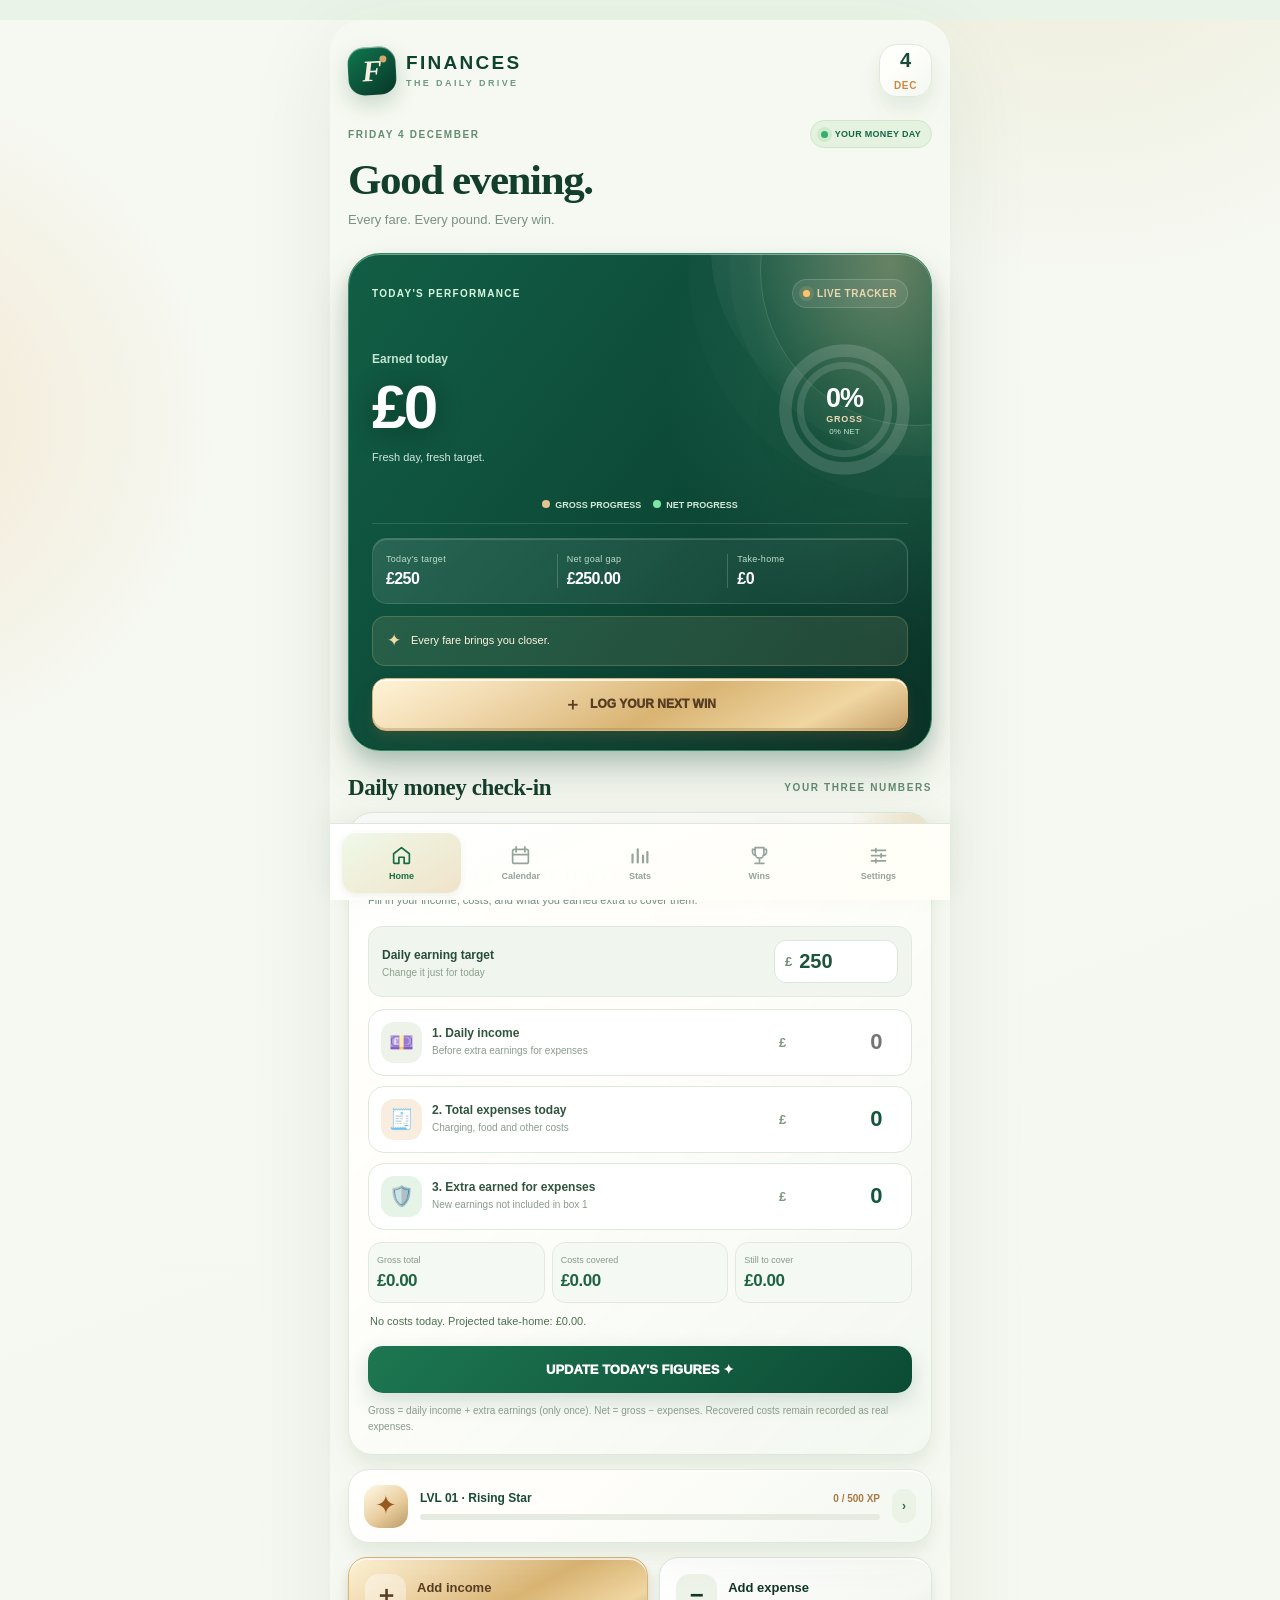
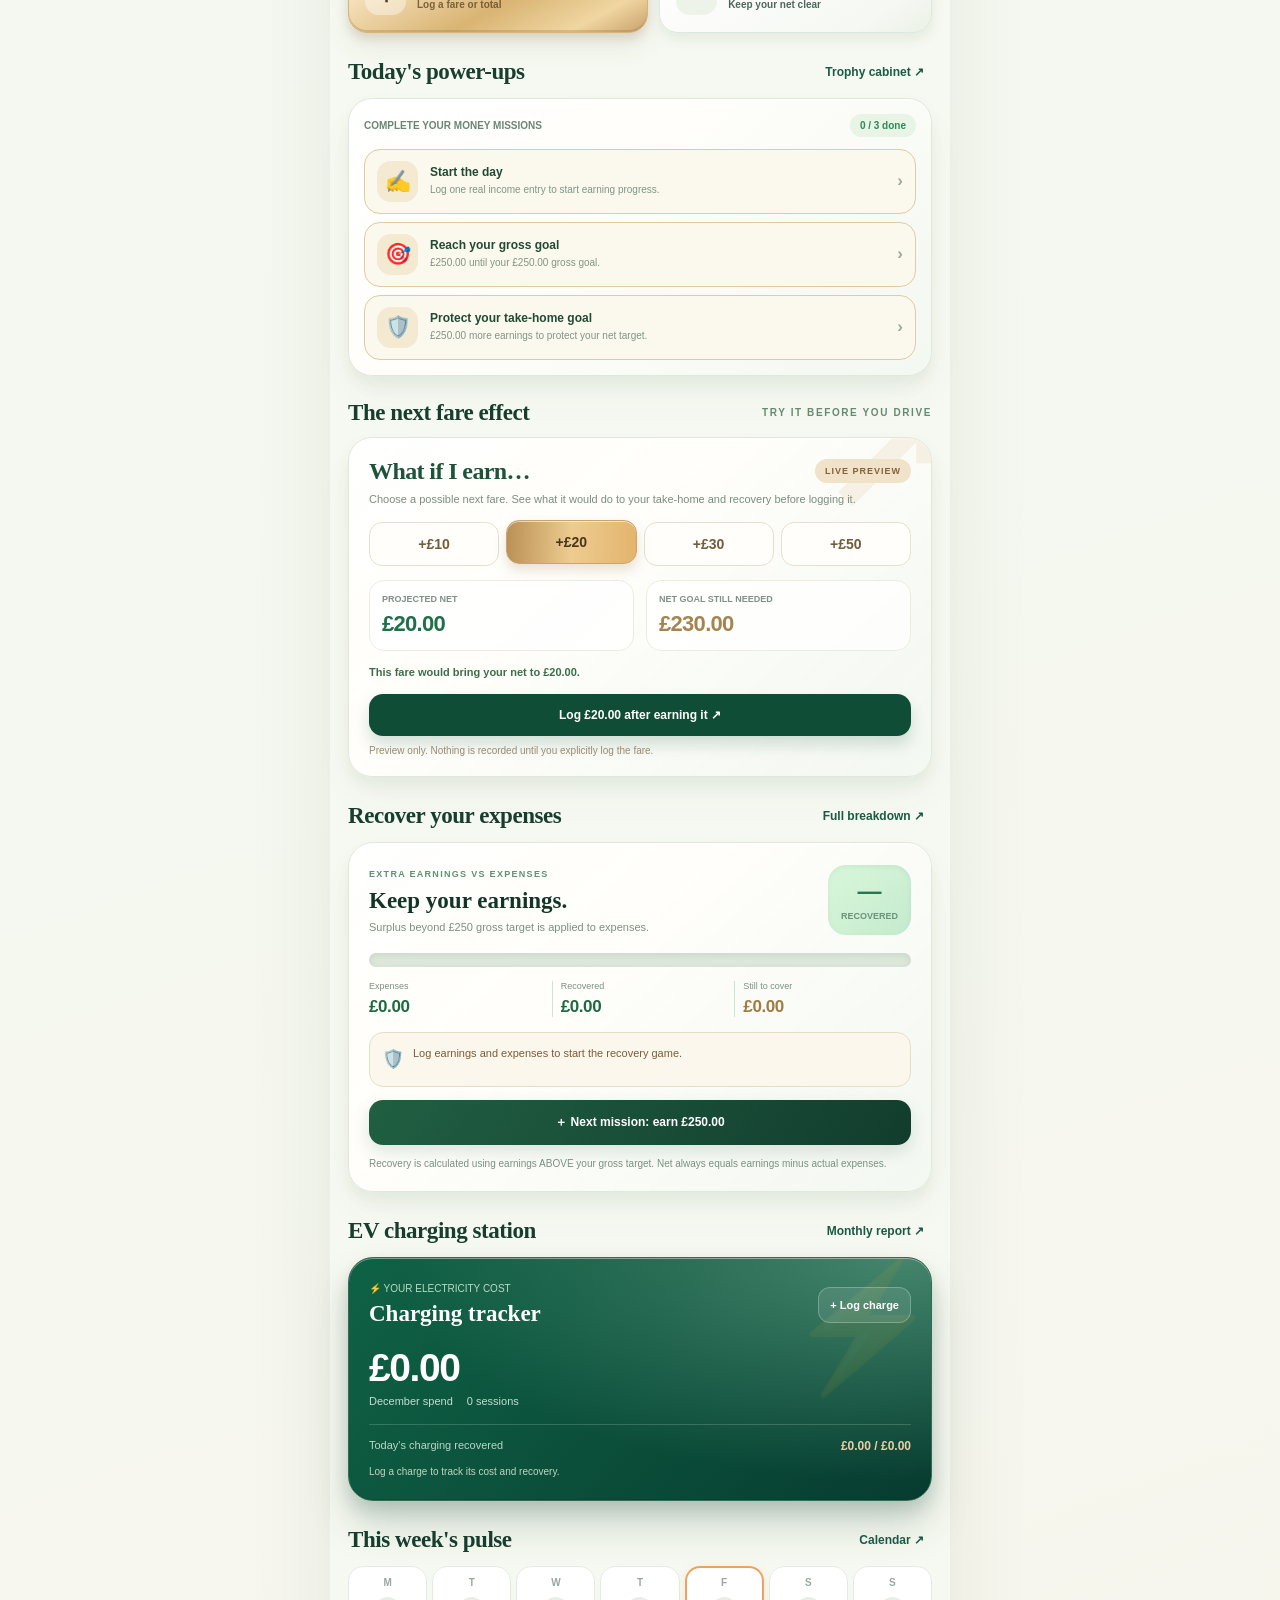
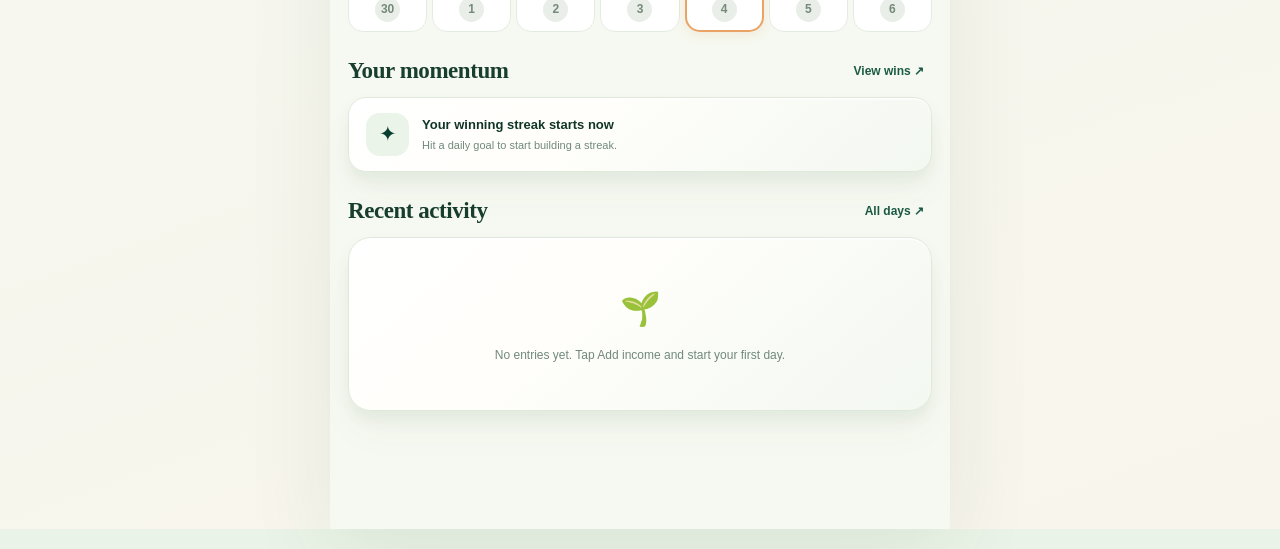
<file: legacy.html>
<!doctype html>
<html lang="en-GB">
<head>
<meta charset="UTF-8">
<meta name="viewport" content="width=device-width,initial-scale=1,viewport-fit=cover">
<meta name="theme-color" content="#0d3228">
<meta name="description" content="Finances — your daily earning game. Track income, expenses, streaks and wins.">
<link rel="manifest" href="./manifest.webmanifest?v=8">
<link rel="icon" href="./icons/icon.svg?v=8" type="image/svg+xml">
<link rel="icon" href="./icons/icon-192.png?v=8" type="image/png" sizes="192x192">
<link rel="apple-touch-icon" href="./icons/icon-192.png?v=8">
<title>Finances · Make every day count</title>
<style>
:root{
  --green:#103c2f;--deep:#09271f;--green2:#1b5b45;--pearl:#f5f7f1;--paper:#fffefa;
  --orange:#ef994e;--gold:#e9ba73;--ink:#172c23;--muted:#829286;--line:#e5ebe3;
  --soft:#eaf2e8;--red:#c95652;--amber:#bc812a;--shadow:0 16px 44px rgba(17,57,38,.07);
  font-family:Inter,ui-sans-serif,-apple-system,BlinkMacSystemFont,"Segoe UI",sans-serif;color:var(--ink);
}
*{box-sizing:border-box}
body{margin:0;background:var(--pearl);-webkit-font-smoothing:antialiased}
button,input,textarea{font:inherit}button{cursor:pointer}
button:focus-visible,input:focus-visible,textarea:focus-visible{outline:3px solid #f3b570;outline-offset:3px}
button:disabled{opacity:.46;cursor:not-allowed}a{color:inherit}
svg{display:block}
.app{width:100%;max-width:620px;min-height:100dvh;margin:auto;padding:0 20px calc(118px + env(safe-area-inset-bottom));position:relative}
.top{display:flex;justify-content:space-between;align-items:center;padding:27px 0 22px}
.identity{display:flex;align-items:center;gap:10px}
.logo{width:43px;height:43px;display:grid;place-items:center;border-radius:16px;background:linear-gradient(145deg,#245d45,#072c22);box-shadow:inset 1px 2px 1px #ffffff55,0 8px 18px #1a56372b;color:#f6efe2;font:italic 700 29px Georgia,serif;position:relative}
.logo:after{content:"";position:absolute;width:7px;height:7px;background:var(--orange);border-radius:50%;right:9px;top:9px}
.brand{font-size:17px;font-weight:900;letter-spacing:2.6px;line-height:1.1}
.brand span{display:block;color:var(--muted);font-size:9px;letter-spacing:2.4px;font-weight:700;margin-top:5px}
.date-bubble{width:45px;height:45px;border-radius:16px;background:var(--paper);box-shadow:0 5px 20px #1538290a;display:grid;place-items:center;line-height:1.05;border:1px solid var(--line)}
.date-bubble b{font-size:16px}.date-bubble small{font-weight:900;color:var(--green2);font-size:9px;letter-spacing:.7px}
.page{display:none;animation:pageIn .32s both}.page.active{display:block}
@keyframes pageIn{from{opacity:.3;transform:translateY(8px)}to{opacity:1;transform:translateY(0)}}
.kicker{font-size:10px;font-weight:900;letter-spacing:2.2px;color:#72917e;text-transform:uppercase}
.title{font-family:Georgia,'Times New Roman',serif;font-size:clamp(31px,7.7vw,40px);font-weight:600;line-height:1.12;letter-spacing:-1.2px;margin:8px 0 7px}
.sub{color:var(--muted);font-size:13px;line-height:1.6;margin:0}
.section-head{display:flex;justify-content:space-between;align-items:center;margin:27px 0 13px;gap:10px}
.section-head h2{font-family:Georgia,serif;letter-spacing:-.45px;font-size:22px;font-weight:600;margin:0}
.mini-action{border:0;background:transparent;color:var(--green2);font-weight:800;font-size:12px;padding:8px}
.hero{overflow:hidden;position:relative;border:1px solid #2f674d;border-radius:30px;background:radial-gradient(ellipse at 104% 0%,#347255 0%,transparent 44%),linear-gradient(135deg,#184f3b,#0d3529 56%,#09271f);color:#fff;margin-top:23px;padding:25px 24px 22px;box-shadow:0 20px 40px #0d39262a,inset 0 1px #ffffff35}
.hero:before,.hero:after{content:"";position:absolute;pointer-events:none;border:1px solid #ffffff13;border-radius:50%;width:330px;height:330px;right:-160px;top:-156px}
.hero:after{width:265px;height:265px;right:-127px;top:-122px}
.hero-head{display:flex;justify-content:space-between;align-items:center;position:relative;z-index:1}
.hero-head small{font-size:10px;letter-spacing:1.5px;font-weight:900;color:#bcddc9}
.live{display:flex;align-items:center;gap:7px;color:#f7d19a;font-size:10px;font-weight:800}
.live i{height:7px;width:7px;background:#efab65;display:block;border-radius:50%;box-shadow:0 0 0 4px #ed9e4552}
.hero-main{position:relative;z-index:1;display:flex;align-items:center;justify-content:space-between;gap:0;margin-top:24px;margin-bottom:18px}
.hero-copy{flex:1;min-width:0}
.hero-copy>span{display:block;color:#bdd9c6;font-size:12px;font-weight:550;margin-bottom:8px}
.hero-number{font-size:clamp(34px,8vw,53px);font-weight:850;letter-spacing:-2px;line-height:1.05;font-variant-numeric:tabular-nums}
.hero-caption{font-size:11px;color:#a4cdb3;margin-top:11px;line-height:1.4}
.ring-wrap{position:relative;width:128px;height:128px;flex:none;margin-right:-4px}
.ring-wrap svg{width:100%;height:100%;transform:rotate(-90deg);filter:drop-shadow(0 5px 10px #0002)}
.ring-bg{stroke:#386f56}.ring-active{stroke:#f6b573;stroke-linecap:round;stroke-dasharray:327;stroke-dashoffset:327;transition:stroke-dashoffset 1s cubic-bezier(.2,.8,.2,1)}
.ring-middle{position:absolute;inset:0;display:flex;flex-direction:column;align-items:center;justify-content:center}
.ring-middle b{font-size:25px;letter-spacing:-1px}.ring-middle small{font-size:9px;color:#b3d4c0;font-weight:800;letter-spacing:.8px}
.hero-divider{height:1px;background:#ffffff22;position:relative;z-index:1}
.hero-metrics{display:grid;grid-template-columns:repeat(3,minmax(0,1fr));gap:8px;margin-top:17px;position:relative;z-index:1}
.hero-metrics small{display:block;font-size:9px;color:#a9cdb7;letter-spacing:.3px;margin-bottom:6px}
.hero-metrics b{font-size:17px;letter-spacing:-.6px;font-variant-numeric:tabular-nums;white-space:nowrap}
.hero-metrics>div+div{border-left:1px solid #ffffff20;padding-left:12px}
.hero-message{display:flex;gap:10px;align-items:center;background:#ffffff11;padding:12px 14px;border-radius:14px;margin-top:19px;color:#f5e6cb;font-size:11px;line-height:1.4;position:relative;z-index:1}
.sparkle{color:#ffbd78;font-size:17px}
.quick{display:grid;grid-template-columns:1.1fr 1fr;gap:12px;margin-top:16px}
.quick button{border:0;border-radius:20px;min-height:72px;padding:13px 16px;display:flex;align-items:center;gap:11px;text-align:left;transition:transform .15s,box-shadow .15s;box-shadow:var(--shadow);font-size:13px;font-weight:900}
.quick button:active,.press:active{transform:scale(.97)}
.quick .earn{background:linear-gradient(130deg,#f9b978,#ee9645);color:#4d2b12;box-shadow:0 12px 24px #e4a05d36,inset 0 1px #fff8}
.quick .spend{background:#fff;border:1px solid var(--line);color:var(--ink)}
.quick .iconbox{width:38px;height:38px;border-radius:13px;background:#ffffff65;display:grid;place-items:center;font-size:24px;flex:none}
.quick .spend .iconbox{background:#eef3e9}
.quick small{display:block;font-size:10px;font-weight:650;opacity:.75;margin-top:4px}
.signal{padding:15px 17px;background:var(--paper);border:1px solid var(--line);border-radius:18px;box-shadow:var(--shadow);display:flex;align-items:center;gap:13px}
.signal-icon{width:43px;height:43px;display:grid;place-items:center;background:#eaf4e9;border-radius:14px;color:var(--green);font-size:21px}
.signal b{font-size:13px}.signal p{font-size:11px;color:var(--muted);margin:5px 0 0;line-height:1.4}
.week-strip{display:grid;grid-template-columns:repeat(7,1fr);gap:5px}
.day-chip{min-width:0;text-align:center;border:1px solid #e4ebe2;border-radius:15px;background:#fff;padding:10px 1px 9px}
.day-chip span{display:block;color:#99a89d;font-size:10px;font-weight:750;margin-bottom:9px}
.day-chip b{font-size:12px;background:#e9eee8;color:#768a7a;width:25px;height:25px;display:grid;place-items:center;margin:auto;border-radius:50%}
.day-chip.hit b{background:#d9f1df;color:#217c52}.day-chip.close b{background:#fff0d2;color:#b97b24}.day-chip.miss b{background:#fce2df;color:#b5514c}
.day-chip.today{border:2px solid #eba365;padding:9px 0 8px;box-shadow:0 3px 12px #e1aa7030}
.card{background:var(--paper);border:1px solid var(--line);border-radius:23px;padding:20px;box-shadow:var(--shadow)}
.recent-item{width:100%;background:transparent;border:0;border-bottom:1px solid var(--line);display:flex;align-items:center;justify-content:space-between;text-align:left;padding:14px 2px;gap:12px}
.recent-item:last-child{border-bottom:0}
.recent-item strong{display:block;font-size:13px}.recent-item small{display:block;font-size:10px;color:var(--muted);margin-top:4px}
.recent-item b{font-size:14px;white-space:nowrap}
.recent-item em{font-size:10px;font-style:normal;display:block;text-align:right;margin-top:5px;font-weight:800}
.pos{color:#2e9160}.neg{color:var(--red)}.warning{color:#bd8434}
.empty{text-align:center;color:var(--muted);padding:25px 8px;font-size:12px;line-height:1.6}
.empty span{display:block;font-size:33px;margin-bottom:10px}
.page-top{margin:8px 0 22px}
.period-switch{display:flex;align-items:center;justify-content:space-between;margin:19px 0 15px}
.period-switch h2{font:600 25px Georgia,serif;margin:0}
.arrows{display:flex;gap:8px}.arrow{width:38px;height:38px;background:white;border:1px solid var(--line);border-radius:13px;color:var(--green);font-size:19px}
.summary3{display:grid;grid-template-columns:repeat(3,minmax(0,1fr));gap:9px;margin-bottom:14px}
.summary3>div{background:#fff;border:1px solid var(--line);border-radius:17px;padding:14px 10px;min-width:0}
.summary3 small{color:var(--muted);font-size:10px;display:block;margin-bottom:7px}
.summary3 b{font-size:clamp(14px,4vw,20px);letter-spacing:-.6px;white-space:nowrap}
.calendar{background:#fff;border:1px solid var(--line);border-radius:24px;padding:16px 12px 12px;box-shadow:var(--shadow)}
.calendar-grid{display:grid;grid-template-columns:repeat(7,minmax(0,1fr));gap:5px}
.cal-dow{text-align:center;font-size:10px;font-weight:800;color:#9caaa0;padding:7px 0 13px}
.cal-cell{min-height:63px;border:1px solid #f0f2ec;background:#fafbf8;border-radius:11px;padding:8px 2px;display:flex;flex-direction:column;align-items:center;justify-content:space-between;gap:5px}
.cal-cell b{font-size:12px;font-weight:800}.cal-cell small{font-size:9px;letter-spacing:-.35px;font-weight:750}
.cal-cell.hit{background:#e3f3e7;border-color:#cdebd6;color:#25734b}
.cal-cell.close{background:#fff2d9;border-color:#ffebbc;color:#a87322}
.cal-cell.miss{background:#fceae6;border-color:#f4dad7;color:#bc514a}
.cal-cell.today{outline:2px solid var(--orange);outline-offset:1px}
.cal-cell.blank{visibility:hidden}.cal-cell.future{color:#a8b4aa}
.legend{display:flex;justify-content:center;gap:12px;margin:14px 0 0;flex-wrap:wrap}
.legend span{font-size:10px;color:var(--muted)}.legend i{display:inline-block;width:8px;height:8px;border-radius:50%;margin-right:4px}
.mini-breakdown{margin-top:17px}
.mini-breakdown>div{padding:13px 0;border-bottom:1px solid var(--line);display:flex;justify-content:space-between;gap:8px;font-size:12px}
.mini-breakdown>div:last-child{border:0}.mini-breakdown b{font-weight:800}
.metric-grid{display:grid;grid-template-columns:1fr 1fr;gap:12px}
.metric{min-height:124px;background:#fff;border:1px solid var(--line);border-radius:20px;padding:18px;box-shadow:var(--shadow)}
.metric .sym{font-size:22px}.metric small{display:block;color:var(--muted);font-size:11px;margin:12px 0 6px}
.metric b{font-size:25px;letter-spacing:-.9px}
.metric.dark{background:linear-gradient(135deg,#194f3c,#0b3026);color:#fff}.metric.dark small{color:#c2d8c9}
.bar-card{padding:20px 15px;background:#fff;border:1px solid var(--line);border-radius:23px;box-shadow:var(--shadow)}
.bars{height:178px;display:grid;grid-template-columns:repeat(7,1fr);gap:11px;align-items:end;padding:15px 5px 0;border-bottom:1px solid var(--line)}
.bar-col{height:100%;display:flex;flex-direction:column;align-items:center;justify-content:flex-end;gap:5px}
.bar-stand{width:100%;height:100%;display:flex;align-items:flex-end;justify-content:center;position:relative}
.bar-fill{width:min(100%,29px);min-height:2px;background:linear-gradient(180deg,#edaa6b,#e89148);border-radius:8px 8px 2px 2px;transition:height .7s}
.bar-col.zero .bar-fill{background:#e8eee8}
.bar-col b{font-size:10px;color:var(--muted);font-weight:700;position:absolute;bottom:calc(100% + 3px);display:none}
.bar-labels{display:grid;grid-template-columns:repeat(7,1fr);gap:11px;padding:9px 5px 0;text-align:center;color:var(--muted);font-size:10px;font-weight:800}
.bar-caption{font-size:11px;color:var(--muted);margin:14px 3px 0}
.level-card{background:linear-gradient(125deg,#143e30,#0a2d23);border:1px solid #35674e;color:#fff;position:relative;overflow:hidden;border-radius:26px;padding:23px;box-shadow:0 15px 35px #0d3c2930}
.level-card:after{content:'✦';font-size:170px;color:#fff1;position:absolute;right:-3px;top:-30px}
.level-label{font-size:10px;letter-spacing:2px;color:#b6d6c3;font-weight:850}
.level-num{font:600 54px Georgia,serif;letter-spacing:-2px;margin:9px 0 2px}
.level-name{color:#f1ba79;font-weight:750;font-size:14px}
.track{height:9px;border-radius:99px;background:#ffffff2a;overflow:hidden;margin-top:23px;position:relative;z-index:1}
.track span{display:block;height:100%;width:0%;border-radius:99px;background:linear-gradient(90deg,#faad69,#f7d198);transition:width .7s}
.level-foot{display:flex;justify-content:space-between;color:#bbd2c1;font-size:10px;margin-top:9px}
.badge-grid{display:grid;grid-template-columns:repeat(2,minmax(0,1fr));gap:11px}
.achievement{background:#fff;border:1px solid var(--line);border-radius:21px;padding:19px 14px;min-height:154px}
.achievement.locked{background:#f8faf7;opacity:.57;filter:grayscale(.6)}
.achievement .emoji{width:47px;height:47px;background:#f9efe0;border-radius:15px;display:grid;place-items:center;font-size:26px;margin-bottom:12px}
.achievement b{display:block;font-size:13px}.achievement small{display:block;margin-top:6px;font-size:10px;line-height:1.5;color:var(--muted)}
.achievement .unlock{color:#298458;font-size:10px;font-weight:850;margin-top:9px}
.settings-card{background:#fff;border:1px solid var(--line);border-radius:23px;padding:20px;margin-top:14px}
.settings-card h2{font:600 22px Georgia,serif;margin:0 0 6px}.settings-card p{font-size:11px;line-height:1.55;color:var(--muted);margin:0 0 15px}
.setting-row{display:flex;align-items:center;justify-content:space-between;gap:12px;padding:10px 0;border-bottom:1px solid var(--line);font-size:13px;font-weight:750}
.setting-row:last-child{border:0}
.field-money{display:flex;align-items:center;background:#f6f8f4;border:1px solid #e1e9df;border-radius:12px;padding:0 10px;min-width:0;width:110px}
.field-money>span{font-size:12px;color:#7e9786;font-weight:800}
.field-money input{width:100%;padding:11px 4px;background:none;border:0;outline:0;min-width:0;font-weight:850;color:var(--green);font-size:14px}
.field-money input:focus{outline:0}
.action-btn{width:100%;border:0;border-radius:15px;background:var(--green);color:#fff;padding:15px;font-weight:850;font-size:13px;margin-top:15px}
.secondary-btn{border:1px solid #dae7dc;border-radius:15px;background:#fff;color:var(--green);padding:14px;font-weight:850;font-size:12px;width:100%}
.button-row{display:grid;grid-template-columns:1fr 1fr;gap:9px;margin-top:11px}
.privacy{font-size:11px;line-height:1.6;color:var(--muted);padding:14px 0}
.bottom{position:fixed;bottom:0;left:50%;transform:translateX(-50%);width:min(100%,620px);height:calc(77px + env(safe-area-inset-bottom));padding:8px 12px calc(7px + env(safe-area-inset-bottom));background:#fffefaed;backdrop-filter:blur(18px);-webkit-backdrop-filter:blur(18px);border-top:1px solid #e2e9e1;display:grid;grid-template-columns:repeat(5,1fr);gap:0;z-index:20}
.nav{border:0;background:transparent;display:flex;flex-direction:column;align-items:center;justify-content:center;gap:5px;color:#95a49a;border-radius:14px;font-size:9px;font-weight:850;padding:5px 0}
.nav svg{width:21px;height:21px;stroke-width:1.9}.nav.active{color:var(--green);background:#e9f2e8}.nav.active svg{stroke:#1c7450}
.overlay{position:fixed;inset:0;background:#071b14a8;z-index:50;display:none;align-items:flex-end;justify-content:center;backdrop-filter:blur(5px)}
.overlay.open{display:flex}
.sheet{width:min(100%,620px);max-height:min(90dvh,850px);overflow-y:auto;overscroll-behavior:contain;background:#fffefa;border-radius:28px 28px 0 0;padding:10px 21px calc(25px + env(safe-area-inset-bottom));box-shadow:0 -18px 55px #0002;animation:rise .28s ease both}
@keyframes rise{from{transform:translateY(35px);opacity:.7}to{transform:translateY(0);opacity:1}}
.handle{width:45px;height:5px;border-radius:9px;background:#dbe3d9;margin:0 auto 20px}
.sheet-head{display:flex;justify-content:space-between;align-items:center;gap:10px}
.sheet h2{font:600 27px Georgia,serif;letter-spacing:-.6px;margin:0}
.close{background:#eff3ed;border:0;border-radius:50%;width:36px;height:36px;font-size:20px;color:var(--green)}
.sheet-sub{color:var(--muted);font-size:12px;margin:9px 0 18px}
.segment{display:grid;grid-template-columns:1fr 1fr;background:#eef3ec;border-radius:14px;padding:4px;gap:3px;margin:12px 0 18px}
.segment button{border:0;border-radius:11px;background:transparent;padding:12px 8px;font-size:12px;font-weight:850;color:#829488}
.segment button.selected{background:#fff;color:var(--green);box-shadow:0 3px 10px #20422b13}
.sheet label{display:block;font-size:11px;font-weight:850;color:#537360;margin:16px 0 8px}
.money-input{display:flex;align-items:center;border:1px solid #dce8dc;background:#f9fbf7;border-radius:18px;padding:9px 17px;gap:9px}
.money-input span{font-size:29px;color:#8ca592;font-weight:750}
.money-input input{border:0;background:transparent;width:100%;font-size:35px;letter-spacing:-1px;font-weight:900;color:var(--green);outline:none;min-width:0;padding:6px 0}
.money-input input:focus{outline:0}
.amount-chips{display:flex;gap:8px;flex-wrap:wrap;margin-top:12px}
.amount-chips button,.category-chip{border:1px solid #e0e9dc;background:#f7f9f3;border-radius:12px;padding:10px 13px;font-size:12px;font-weight:850;color:var(--green)}
.amount-chips button:active,.category-chip:active{background:#e7f0e2}
.category-list{display:grid;grid-template-columns:repeat(3,1fr);gap:9px}
.category-chip{padding:15px 5px;text-align:center;font-size:11px}
.category-chip span{display:block;font-size:22px;margin-bottom:7px}
.category-chip.active{border-color:#e3a46c;background:#fff0df;color:#9a5c22;box-shadow:0 0 0 1px #edbc90}
.primary-save{width:100%;margin-top:23px;background:linear-gradient(120deg,#1d6047,#103729);color:#fff;border:0;border-radius:17px;min-height:58px;font-weight:900;font-size:14px;box-shadow:0 12px 24px #204a3430}
.input-date{width:100%;padding:12px 14px;border-radius:12px;border:1px solid #dce7d9;background:#fafcf8;color:var(--green);font-weight:750}
textarea{width:100%;border-radius:13px;border:1px solid #e1e9df;background:#fafcf8;padding:12px;min-height:67px;resize:vertical;color:var(--ink)}
.editor-two{display:grid;grid-template-columns:1fr 1fr;gap:12px}
.editor-two input{width:100%;border:1px solid #e0e9df;background:#f8fbf5;border-radius:13px;padding:14px;font-weight:900;color:var(--green);font-size:17px;min-width:0}
.expense-line{display:flex;align-items:center;justify-content:space-between;gap:8px;padding:11px 0;border-bottom:1px solid var(--line);font-size:12px}
.remove{border:0;background:#fff0ec;border-radius:10px;color:#b95b52;padding:8px 11px;font-weight:850}
.toast{position:fixed;bottom:calc(95px + env(safe-area-inset-bottom));left:50%;transform:translate(-50%,15px);opacity:0;pointer-events:none;background:#133d2e;color:#fff;padding:13px 18px;border-radius:14px;box-shadow:0 10px 30px #122a2044;font-size:12px;font-weight:750;z-index:75;max-width:90%;transition:opacity .2s,transform .2s;text-align:center}
.toast.show{opacity:1;transform:translate(-50%,0)}
.confetti{position:fixed;inset:0;pointer-events:none;z-index:80;overflow:hidden}
.confetti i{position:absolute;left:50%;top:44%;height:13px;width:8px;border-radius:2px;background:#ecae6e;animation:burst 1s ease-out forwards}
@keyframes burst{to{opacity:0;transform:translate(var(--x),var(--y)) rotate(var(--r))}}
@media(min-width:800px){body{background:linear-gradient(125deg,#e4eee3,#faf9f3)}.app{margin:20px auto;min-height:calc(100dvh - 20px);background:#f6f8f2;border-radius:32px 32px 0 0;box-shadow:0 24px 90px #274c2a15;padding-left:26px;padding-right:26px}}
@media(max-width:370px){.app{padding-left:14px;padding-right:14px}.hero{padding:21px 16px}.ring-wrap{width:107px;height:107px}.hero-number{font-size:34px}.hero-metrics b{font-size:15px}.quick button{padding:11px 9px}.calendar{padding:11px 7px}.cal-cell{min-height:59px}.cal-cell small{font-size:8px}}
@media(prefers-reduced-motion:reduce){*,*:before,*:after{animation-duration:.01ms!important;transition-duration:.01ms!important;scroll-behavior:auto!important}}

/* Expense recovery and EV charging — Finances 2.1 */
.recover{border-radius:25px;background:linear-gradient(135deg,#fffefa,#e7f3e8);border:1px solid #d8e7d8;padding:20px;box-shadow:0 12px 34px #17512c13}
.recover-top{display:flex;justify-content:space-between;align-items:center;gap:12px}
.recover-eyebrow{color:#609173;letter-spacing:1.3px;font-size:9px;font-weight:900}
.recover h3{font:600 23px Georgia,serif;margin:7px 0 5px}
.recover p{font-size:11px;color:#7a9180;line-height:1.55;margin:0}
.recover-pct{min-width:83px;padding:12px 7px;border-radius:18px;background:#dcebdc;box-shadow:inset 0 2px 7px #22582b12;text-align:center}
.recover-pct b{font-size:24px;color:#28784f;display:block}
.recover-pct small{font-size:9px;color:#6b9378;font-weight:850}
.recover-track{border-radius:100px;background:#dce7da;height:13px;overflow:hidden;margin:17px 0 14px;box-shadow:inset 0 2px 6px #153a1c16}
.recover-track span{height:100%;width:0;display:block;background:linear-gradient(90deg,#278a57,#6ac184);transition:width .7s;border-radius:100px}
.recover-numbers{display:grid;grid-template-columns:repeat(3,minmax(0,1fr));gap:6px}
.recover-numbers>div+div{padding-left:8px;border-left:1px solid #d3e3d2}
.recover-numbers small{display:block;font-size:9px;color:#799383;margin-bottom:6px}
.recover-numbers b{font-size:17px;color:#1f6a44;letter-spacing:-.4px;white-space:nowrap}
.recover-numbers b.due{color:#bb7738}
.recover-note{display:flex;gap:9px;align-items:flex-start;margin-top:15px;background:#fff5e8;border:1px solid #f2e1d0;border-radius:14px;padding:12px;font-size:11px;line-height:1.6;color:#856030}
.recover-note i{font-style:normal;font-size:18px}
.recover.complete .recover-note{background:#e0f3e5;color:#206b41;border-color:#cee7d3}
.recover-foot{margin-top:11px!important;font-size:10px!important}
.recovery-mission{margin-top:13px;width:100%;border:0;background:linear-gradient(120deg,#205f42,#123d2e);color:#fff;padding:14px 12px;border-radius:14px;font-size:12px;font-weight:850;box-shadow:0 7px 17px #15503424}.charge-card{border-radius:25px;background:linear-gradient(120deg,#143e30,#235c44);border:1px solid #336c51;padding:20px;color:#fff;box-shadow:0 14px 30px #15463230;position:relative;overflow:hidden}
.charge-card:after{content:"⚡";font-size:125px;color:#fff;position:absolute;right:-10px;top:-5px;opacity:.075;pointer-events:none}
.charge-head{display:flex;align-items:center;justify-content:space-between;gap:9px;position:relative;z-index:1}
.charge-head h3{font:600 23px Georgia,serif;margin:5px 0}
.charge-head small{font-size:10px;color:#badac5}
.charge-head button{border:1px solid #ffffff40;background:#ffffff1b;color:#fff;border-radius:12px;padding:11px;font-size:11px;font-weight:850}
.charge-amount{font-size:39px;font-weight:850;letter-spacing:-1.4px;margin:14px 0 5px;position:relative;z-index:1}
.charge-details{display:flex;gap:14px;flex-wrap:wrap;font-size:11px;color:#c3decf;position:relative;z-index:1}
.charge-rule{height:1px;background:#ffffff2b;margin:17px 0 14px}
.charge-status{display:flex;justify-content:space-between;gap:7px;font-size:11px;position:relative;z-index:1}
.charge-status span{color:#b9d7c4}.charge-status b{color:#ffd2a7;font-size:12px}
.charge-hint{font-size:10px;color:#bfd4c4;line-height:1.55;margin:11px 0 0}
.charge-row{display:flex;justify-content:space-between;gap:10px;border-bottom:1px solid #ffffff25;padding:11px 0;font-size:11px}
.charge-row:last-child{border-bottom:0}.charge-row span{color:#c3dfce}.charge-row b{color:#fff}
.editor-recovery{background:#eaf5e8;color:#246245;border:1px solid #d2e6d1;border-radius:14px;padding:13px;margin:10px 0;font-size:12px;line-height:1.6}
.editor-recovery strong{color:#155636}
.charge-kwh{display:block;margin-top:12px}
.charge-kwh[hidden]{display:none}


/* FINANCES 2.2 — A brighter, motion-led money cockpit */
:root{--green:#073e30;--deep:#052c22;--orange:#ffa444;--gold:#ffd281;--pearl:#f4f8ee;--paper:#fff;--line:#e2eadf;--ink:#113627;--muted:#71897b;--shadow:0 14px 42px rgba(10,67,34,.075)}
html{background:#eaf3e7}
body{background:radial-gradient(ellipse 440px 420px at 75% -90px,#d9eccf 0%,transparent 75%),radial-gradient(ellipse 460px 600px at -170px 410px,#fff0d1 0%,transparent 75%),#f4f8ef;min-height:100dvh}
.app{padding-left:18px;padding-right:18px}
.top{padding:24px 0 23px}
.logo{height:48px;width:48px;border-radius:16px;background:linear-gradient(142deg,#0f7850,#083627);font-size:30px;box-shadow:inset 0 1px 1px #ffffffa0,0 9px 22px #0d4e3333;transform:rotate(-3deg)}
.brand{font-size:19px;letter-spacing:2.3px;color:#104230}.brand span{font-size:9px;color:#719885}
.date-bubble{width:53px;height:53px;border-radius:18px;background:linear-gradient(135deg,#fffefa,#f7f5e7);border:1px solid #e3eadb;box-shadow:0 7px 21px #22612c12}
.date-bubble b{font-size:20px;color:#184c34}.date-bubble small{font-size:10px;color:#ce8740}
.kicker{color:#658c72;font-size:10px;letter-spacing:1.6px}
.welcome-row{display:flex;justify-content:space-between;align-items:center;gap:9px}
.day-live{display:flex;align-items:center;gap:7px;font-size:9px;color:#166746;background:#e4f2df;border:1px solid #cee7ca;padding:8px 10px;border-radius:99px;font-weight:850;letter-spacing:.3px;white-space:nowrap}
.day-live i{width:7px;height:7px;display:block;border-radius:50%;background:#36ae69;box-shadow:0 0 0 4px #3cb56d22;animation:livePulse 3s ease-in-out infinite}
@keyframes livePulse{50%{box-shadow:0 0 0 8px #40b96b08}}
.title{color:#123e2b;font-size:clamp(31px,8vw,43px);letter-spacing:-1.4px;margin:8px 0 6px;font-weight:600}
.sub{color:#7a9281}
.hero{margin-top:22px;border:1px solid #2f8b63;border-radius:32px;padding:25px 23px 19px;background:
 radial-gradient(ellipse 120px 160px at 94% 2%,#ffca758a,transparent 94%),
 radial-gradient(ellipse 250px 260px at 95% 22%,#3e936c5c,transparent 90%),
 linear-gradient(127deg,#0f6446 0%,#0b4a39 47%,#072d25 100%);
 box-shadow:0 22px 38px #07583b38,inset 0 1px 0 #d5ffd167;isolation:isolate;transform:translateZ(0)}
.hero:before{background:radial-gradient(circle,#ffffff17,transparent 65%);border:0;width:330px;height:330px;right:-110px;top:-170px;animation:heroFloat 8s ease-in-out infinite}
.hero:after{border:1px solid #ffffff24;width:310px;height:310px;right:-141px;top:-140px;box-shadow:0 0 0 30px #ffffff06,0 0 0 72px #ffffff03}
@keyframes heroFloat{50%{transform:translate(-17px,38px)}}
.hero-head small{color:#d6f7df;font-size:10px;letter-spacing:1.3px}
.hero-head .live{color:#f9d2a1;background:#ffffff15;padding:8px 10px;border-radius:99px;border:1px solid #ffffff26;letter-spacing:.5px}
.live i{background:#ffc46f;box-shadow:0 0 0 4px #ffc46f26}
.hero-main{margin:29px 0 23px;gap:5px}
.hero-copy>span{font-weight:750;color:#c3e4d2}
.hero-number{font-size:clamp(43px,11vw,62px);font-weight:900;letter-spacing:-2.7px;text-shadow:0 3px 26px #030d0866}
.hero-caption{font-size:11px;color:#d0e8db;max-width:200px;line-height:1.6;margin-top:10px}
.ring-wrap{width:145px;height:145px;margin-right:-9px;filter:drop-shadow(0 11px 14px #05221d55)}
.ring-wrap svg{overflow:visible}
.ring-bg{stroke:#ffffff25}
.ring-active{stroke:#ffb55e;filter:drop-shadow(0 0 4px #ffbb5880)}
.net-bg{stroke:#ffffff21}
.net-active{stroke:#7ce4a5;stroke-linecap:round;stroke-dasharray:245;stroke-dashoffset:245;transition:stroke-dashoffset 1.05s cubic-bezier(.16,.8,.25,1);filter:drop-shadow(0 0 3px #84ffc392)}
.ring-middle b{font-size:27px;color:#fff}.ring-middle small{color:#ffd2a0;font-size:9px;font-weight:900}
.ring-middle em{font-size:8px;font-style:normal;color:#bceecf;letter-spacing:.1px;margin-top:3px}
.dial-legend{display:flex;gap:12px;align-items:center;justify-content:center;color:#d3e8d9;font-size:9px;font-weight:800;margin-top:-5px;margin-bottom:13px;position:relative;z-index:1}
.dial-legend i{width:8px;height:8px;border-radius:50%;display:inline-block;margin-right:5px}
.hero-metrics{background:#ffffff0d;border:1px solid #ffffff21;border-radius:15px;padding:15px 13px;margin-top:14px;gap:4px}
.hero-metrics>div+div{border-color:#ffffff30;padding-left:9px}
.hero-metrics small{font-size:9px;color:#bbdec9}
.hero-metrics b{font-size:16px;color:#fff}
.hero-message{background:#ffe3b21a;color:#fff4dc;border:1px solid #f6d09132;border-radius:13px;margin-top:12px;font-size:11px}
.hero-booster{border:0;border-radius:14px;background:linear-gradient(120deg,#ffd793,#ffad50);font-size:12px;font-weight:950;color:#57320e;width:100%;padding:14px 12px;margin-top:12px;box-shadow:inset 0 1px 1px #fff8,0 6px 20px #0002;display:flex;justify-content:center;gap:9px;align-items:center;position:relative;z-index:1}
.hero-booster span{font-size:17px}
.xp-mini{display:flex;gap:12px;align-items:center;padding:14px 15px;border-radius:21px;border:1px solid #d7e8d5;background:#fffcf6;box-shadow:0 8px 24px #1a6b3913;margin-top:14px}
.xp-medal{height:44px;width:44px;border-radius:15px;background:linear-gradient(135deg,#fff5df,#f8ce8e);display:grid;place-items:center;font-size:26px;color:#965a21;box-shadow:inset 0 1px #fff}
.xp-info{flex:1;min-width:0}.xp-top{display:flex;justify-content:space-between;align-items:center;font-size:12px;font-weight:850;color:#184b34}.xp-top small{font-size:10px;color:#ac7942}
.xp-line{height:6px;border-radius:50px;background:#e6ebe1;overflow:hidden;margin-top:9px}.xp-line i{width:0;height:100%;display:block;background:linear-gradient(90deg,#f2a44c,#fcd398);border-radius:50px;transition:width .8s}
.xp-mini button{border:0;background:#eaf3e6;border-radius:11px;padding:10px;color:#286e48;font-size:12px;font-weight:900}
.quick{margin-top:14px;gap:11px}
.quick button{min-height:76px;border-radius:19px}
.quick .earn{background:linear-gradient(135deg,#ffcb78,#ffa34c);color:#4d2a10;box-shadow:0 10px 24px #dd96484d,inset 0 1px #fff8}
.quick .spend{background:#fff;border:1px solid #e1eadc;box-shadow:0 8px 24px #204d2d12}
.quick .iconbox{width:41px;height:41px;border-radius:14px;font-weight:800}
.section-head{margin:24px 0 11px}
.section-head h2{font-size:23px;color:#183e2d}
.mission-board{background:#fff;border:1px solid #e0ebde;border-radius:24px;padding:15px;box-shadow:0 10px 30px #1e62400d}
.mission-list{display:flex;flex-direction:column;gap:8px}
.mission-item{border:1px solid #e4ece1;background:#f9fbf6;border-radius:16px;padding:11px 12px;width:100%;display:flex;gap:12px;align-items:center;text-align:left;transition:transform .15s,border-color .15s,background .2s}
.mission-item:active{transform:scale(.98)}
.mission-symbol{height:41px;width:41px;border-radius:14px;background:#eef2e6;display:grid;place-items:center;font-size:21px;flex:none}
.mission-item b{display:block;color:#214a35;font-size:12px}.mission-item small{color:#819587;font-size:10px;display:block;line-height:1.45;margin-top:4px}
.mission-copy{flex:1}.mission-arrow{font-size:17px;font-weight:800;color:#9caa9e}
.mission-item.done{background:linear-gradient(100deg,#e8f6e5,#f8fff6);border-color:#cce7cb}
.mission-item.done .mission-symbol{background:#cdebcb}.mission-item.done .mission-arrow{color:#329361}
.mission-item.current{border-color:#f5c991;background:linear-gradient(100deg,#fff9ed,#fffefa)}
.mission-item.current .mission-symbol{background:#fce9cf}
.mission-header{display:flex;align-items:center;justify-content:space-between;font-size:10px;font-weight:800;color:#698675;margin-bottom:12px}
.mission-count{background:#e8f4e5;color:#2f8856;border-radius:99px;padding:6px 10px}
.nextfare{position:relative;overflow:hidden;border-radius:24px;padding:20px;background:linear-gradient(129deg,#fff5e7,#fffefa 62%,#e9f3e6);border:1px solid #f4dfc0;box-shadow:0 12px 32px #c7893c14}
.nextfare:before{content:"↗";font:600 160px Georgia,serif;position:absolute;right:-20px;top:-78px;color:#d6a35e20;pointer-events:none}
.nextfare-top{display:flex;justify-content:space-between;gap:9px;align-items:center;position:relative;z-index:1}
.nextfare-top strong{font:600 24px Georgia,serif;letter-spacing:-.6px;color:#1d5439}
.nextfare-top span{background:#ffe6c3;border-radius:99px;padding:7px 10px;color:#ae7030;font-weight:850;font-size:9px;letter-spacing:1px}
.nextfare p{color:#788f7d;font-size:11px;line-height:1.5;margin:6px 0 15px}
.forecast-choices{display:grid;grid-template-columns:repeat(4,1fr);gap:7px;position:relative;z-index:1}
.forecast-choices button{border:1px solid #eedfc8;background:#fffefa;color:#795a2c;font-size:14px;font-weight:900;padding:13px 0;border-radius:13px;box-shadow:inset 0 1px #fff}
.forecast-choices button.selected{background:linear-gradient(140deg,#196847,#0d4233);color:#fff;border-color:#176045;box-shadow:0 7px 15px #0b5a3230;transform:translateY(-2px)}
.forecast-result{display:grid;grid-template-columns:1fr 1fr;gap:12px;margin-top:14px}
.forecast-result>div{background:#ffffffc9;border:1px solid #eceddf;border-radius:15px;padding:13px 12px}
.forecast-result small{font-size:9px;color:#809187;display:block;margin-bottom:7px;font-weight:800}
.forecast-result b{font-size:22px;color:#1d704a;letter-spacing:-.7px}
.forecast-result b.due{color:#b67434}
.forecast-message{margin:13px 0 0;color:#3c6e4b;font-size:11px;line-height:1.6;font-weight:700}
.forecast-save{display:flex;align-items:center;justify-content:center;width:100%;background:#104d37;color:#fff;border:0;border-radius:14px;padding:14px;margin-top:12px;font-size:12px;font-weight:850;box-shadow:0 9px 15px #0f51342c}
.forecast-footnote{font-size:10px;color:#9a8a73;margin-top:9px}
.recover{background:linear-gradient(120deg,#fff,#e7f7e7);border-color:#cde7cf;box-shadow:0 10px 28px #1b784119}
.recover-pct{background:linear-gradient(138deg,#d9f7da,#c4eace);box-shadow:inset 0 2px 5px #33794414}
.recover-track{height:14px}
.recover-fill-glow{box-shadow:0 0 16px #69d08a67}
.charge-card{background:radial-gradient(ellipse at 95% 0%,#44856c,transparent 65%),linear-gradient(130deg,#0f6245,#073c30);box-shadow:0 16px 28px #0e51302e}
.card,.calendar,.metric,.achievement,.settings-card{box-shadow:0 12px 34px #0a603018;border-color:#dfe9db}
.level-card{background:radial-gradient(ellipse at 100% 0%,#ecb65c41,transparent 56%),linear-gradient(125deg,#0c694a,#063a2d);border-color:#268962}
.achievement:not(.locked){background:linear-gradient(130deg,#fffdf6,#ecf8e8);border-color:#d8e9ca;box-shadow:0 9px 26px #286b301c}
.achievement:not(.locked) .emoji{box-shadow:inset 0 2px 2px #fff,0 5px 13px #daaf6533;background:linear-gradient(135deg,#fff0cf,#ffc977)}
.bottom{background:#fffffff2;border-top-color:#dce9da;box-shadow:0 -10px 34px #123c1c10}
.nav.active{color:#176a44;background:linear-gradient(125deg,#e2f4df,#fff3db)}
.nav{transition:transform .18s,background .18s}.nav:active{transform:scale(.92)}
.btn,.primary-save,.secondary-btn,.action-btn,.hero-booster,.forecast-save{transition:transform .17s,filter .17s}
.btn:active,.primary-save:active,.secondary-btn:active,.action-btn:active,.hero-booster:active,.forecast-save:active{transform:scale(.975)}
.sheet{background:linear-gradient(160deg,#fffefa,#f6faf4);box-shadow:0 -18px 60px #0a3b2a50}
.money-input{background:#f5faf2;border-color:#cfe4cf;box-shadow:inset 0 2px 8px #174a2511}
.money-input input{font-size:39px}
.toast{background:linear-gradient(110deg,#146243,#073a2b);box-shadow:0 15px 34px #0d49325c}
.fx-burst{position:fixed;pointer-events:none;z-index:95;left:50%;top:37%;transform:translate(-50%,-50%);font-size:31px;font-weight:950;color:#fff;text-shadow:0 4px 10px #05351d99,0 0 25px #ffcb66;animation:fxFly .95s both}
@keyframes fxFly{0%{opacity:0;transform:translate(-50%,-10%) scale(.7)}25%{opacity:1;transform:translate(-50%,-35%) scale(1.2)}100%{opacity:0;transform:translate(-50%,-160%) scale(.9)}}
@media(min-width:800px){body{background:radial-gradient(circle at 80% 0%,#dcefd5,#f2f9ee 58%,#e9f2e4)}.app{background:#f6f9f1}}
@media(max-width:370px){.app{padding-left:13px;padding-right:13px}.hero{padding:20px 16px 17px}.ring-wrap{width:124px;height:124px}.hero-number{font-size:41px}.hero-metrics b{font-size:14px}.ring-middle b{font-size:25px}.recover-numbers b{font-size:15px}.mission-item{padding:9px}}
@media(prefers-reduced-motion:reduce){.day-live i,.hero:before{animation:none!important}.fx-burst{animation-duration:.01ms!important}}


/* Soft champagne-gold palette */
:root{--orange:#d0a86a;--gold:#ebd3a4;--orange-soft:#f6ead7;--amber:#aa834b;--pearl:#f8f9f2}
body{background:radial-gradient(ellipse 480px 450px at 90% -140px,#eee8d3,transparent 85%),radial-gradient(ellipse 500px 450px at -180px 380px,#f7e9d0,transparent 85%),#f7f9f1}
.hero{background:radial-gradient(ellipse 160px 220px at 93% 2%,#cfba8a65,transparent 90%),radial-gradient(ellipse 260px 280px at 95% 27%,#3c926b58,transparent 92%),linear-gradient(128deg,#125e45,#0d4a38 50%,#0b3227)}
.ring-active{stroke:#e1c48f;filter:drop-shadow(0 0 4px #e8ca9699)}
.ring-middle small{color:#eedab5}
.dial-legend i[style*="ffb55e"]{background:#e1c48f!important}
.hero-booster{background:linear-gradient(125deg,#f6ebd0,#e3c18a);color:#644a2c;box-shadow:inset 0 1px #fff8,0 8px 20px #161f1636}
.quick .earn{background:linear-gradient(140deg,#f4e7cc,#d6b17a);color:#5b4529;box-shadow:0 9px 25px #aa8b5540,inset 0 1px #fff}
.xp-medal{background:linear-gradient(135deg,#fff5dd,#e3c493)}
.xp-line i,.track span{background:linear-gradient(90deg,#c09d65,#e6cd9b)}
.forecast-choices button.selected{background:linear-gradient(120deg,#1e6c4c,#124634);border-color:#276c4c}
.nextfare{background:linear-gradient(126deg,#f9f3e7,#fffefa 62%,#eef7e9);border-color:#e8dec7}
.nextfare-top span{background:#f0e3c9;color:#846239}
.forecast-result b.due,.recover-numbers b.due{color:#a17c42}
.charge-status b{color:#ebd8b3}
.mission-item.current{border-color:#e0cba3;background:#fbf8ee}
.mission-item.current .mission-symbol{background:#f4e9d1}
.amount-chips button:active,.category-chip.active{background:#f5ebd8;color:#826a42;border-color:#dcc49c}
.recover-note{background:#fcf7ed;border-color:#e8dcc5;color:#795d38}
.checkin-income-modes{grid-template-columns:repeat(3,1fr)}
.checkin-income-modes button{font-size:11px;padding:11px 5px}
/* Daily check-in: clear, tactile and practical */
.daily-checkin{position:relative;overflow:hidden;background:linear-gradient(145deg,#fffefa,#fff 56%,#edf6eb);border:1px solid #d9e6d7;padding:19px;border-radius:25px;box-shadow:0 14px 34px #1c64421a}
.daily-checkin:before{content:'';position:absolute;width:130px;height:130px;border-radius:50%;top:-65px;right:-50px;background:radial-gradient(circle,#e8d0a07a,transparent 72%);pointer-events:none}
.daily-checkin-top{display:flex;justify-content:space-between;align-items:flex-start;gap:10px}
.daily-checkin-top h2{font:600 26px Georgia,serif;color:#175338;letter-spacing:-.6px;margin:7px 0 5px}
.daily-checkin-top p{font-size:11px;line-height:1.55;color:#788f7e;margin:0}
.checkin-pill{white-space:nowrap;font-size:9px;font-weight:900;letter-spacing:.4px;color:#82643d;background:#f1e5cd;border:1px solid #e6d3af;padding:8px 10px;border-radius:99px}
.daily-goal{display:flex;align-items:center;justify-content:space-between;gap:11px;background:#f0f5ed;border:1px solid #e0eade;border-radius:14px;padding:13px;margin-top:17px}
.daily-goal b{font-size:12px;color:#264e38}.daily-goal small{font-size:10px;color:#8ca08f;display:block;margin-top:4px}
.daily-goal label{display:flex;align-items:center;gap:5px;background:#fff;border:1px solid #dae8da;padding:8px 10px;border-radius:12px;color:#6f8b71;font-weight:850;font-size:13px;width:124px;flex:none}
.daily-goal input{border:0;outline:0;font-size:20px;color:#1b543b;font-weight:900;background:transparent;width:100%;min-width:0}
.checkin-fields{display:grid;grid-template-columns:1fr;gap:10px;margin-top:12px}
.checkin-field{display:flex;align-items:center;gap:10px;padding:12px;border-radius:16px;border:1px solid #dde9db;background:white;min-width:0;transition:border-color .2s,box-shadow .2s}
.checkin-field:focus-within{border-color:#c5a574;box-shadow:0 0 0 3px #e9d5b266}
.checkin-emoji{display:grid;place-items:center;width:41px;height:41px;border-radius:13px;background:#edf3e9;font-size:20px;flex:none}
.checkin-field.expenses .checkin-emoji{background:#f8eddf}
.checkin-field.cover .checkin-emoji{background:#e5f4e7}
.checkin-copy{flex:1;min-width:0}
.checkin-copy label{font-size:12px;font-weight:850;color:#30543d;display:block}
.checkin-copy small{font-size:10px;color:#8a9c8d;line-height:1.45;margin-top:4px;display:block}
.checkin-input{display:flex;align-items:center;gap:3px;color:#7b9881;font-size:13px;font-weight:850;min-width:89px;width:33%;max-width:120px}
.checkin-input input{width:100%;min-width:0;border:0;outline:0;background:transparent;font-size:22px;font-weight:900;color:#13563b;text-align:right;letter-spacing:-.5px}
.checkin-input input:focus{outline:0}
.checkin-results{display:grid;grid-template-columns:repeat(3,minmax(0,1fr));gap:7px;margin-top:12px}
.checkin-results>div{padding:11px 8px;border:1px solid #e2e9dc;background:#f5f9f3;border-radius:13px;min-width:0}
.checkin-results small{font-size:9px;line-height:1.4;color:#87998a;display:block;margin-bottom:5px}
.checkin-results b{font-size:17px;font-weight:900;color:#1f6341;letter-spacing:-.5px;white-space:nowrap}
.checkin-results b.owing{color:#9b7540}
.checkin-status{font-size:11px;line-height:1.6;margin:10px 2px 0;color:#4c704f}
.checkin-submit{background:linear-gradient(135deg,#1d7751,#0c4b35);color:white;border:0;border-radius:15px;box-shadow:0 9px 21px #144d322b;width:100%;font-weight:950;font-size:13px;padding:16px;margin-top:15px}
.checkin-submit:active{transform:scale(.98)}
.checkin-foot{font-size:10px;line-height:1.6;color:#8a9b8c;margin:10px 0 0}
@media(max-width:370px){.daily-checkin{padding:13px}.checkin-field{padding:9px;gap:7px}.checkin-emoji{height:36px;width:36px}.checkin-input input{font-size:19px}.checkin-results b{font-size:15px}}


/* final soft gold touches */
.bar-fill{background:linear-gradient(180deg,#e9d09b,#caa468)}
.forecast-choices button:not(.selected){border-color:#e9dfce;color:#715c3d}
.forecast-result b.due{color:#a48551}
.hero-head .live{color:#ead5b1}
.sparkle{color:#f1d9a7}
.charge-status b{color:#e8d0a4}
.level-card{background:radial-gradient(ellipse at 100% 0%,#e4cf9e33,transparent 59%),linear-gradient(122deg,#0f6147,#0d3c30);border-color:#3f8063}
.achievement:not(.locked) .emoji{background:linear-gradient(132deg,#f9eed1,#e5c593)}
.recover-track span{background:linear-gradient(90deg,#267b55,#68b68b)}


/* FINANCES 2.4 — metallic atelier, tactile gloss and performance calendar */
:root{
 --metal-gold:#d8b673;--metal-gold-light:#fbecc3;--metal-gold-dark:#91632e;
 --polished-white:#fffefb;--mint:#2c9067;--bronze:#ab7b47;
 --rose:#be565f;--blue-steel:#657d93;
}
body{background:
 radial-gradient(ellipse 520px 470px at 84% -140px,#edecd8 0%,transparent 84%),
 radial-gradient(ellipse 420px 400px at -140px 400px,#f3e7d0 0%,transparent 85%),
 linear-gradient(160deg,#f6f8f2,#f5f8f0 58%,#f8f5ec)}
/* Tiny, angled reflective highlights bring the satin-metal quality without flicker. */
.top .logo,.date-bubble,.hero,.calendar,.card,.metric,.level-card,.charge-card,.recover,.daily-checkin,
.nextfare,.mission-board,.settings-card,.achievement,.xp-mini,.signal,.summary3>div{position:relative;isolation:isolate}
.date-bubble,.calendar,.card,.metric,.recover,.daily-checkin,.nextfare,.mission-board,
.settings-card,.achievement,.xp-mini,.signal,.summary3>div{
 background-image:linear-gradient(139deg,#ffffffec 0%,#fffefaef 38%,#f3f8f1 100%);
 border:1px solid #e0e8db;
 box-shadow:inset 0 1.5px 0 #fff,0 9px 17px #163b2610,0 22px 40px #1e593008;
}
.hero,.charge-card,.level-card{
 box-shadow:inset 0 1px 0 #ffffff69,inset 0 -1px 0 #071a132c,0 10px 18px #083d292b,0 24px 42px #103c292b;
}
.hero:before{background:radial-gradient(ellipse at 25% 18%,#ffffff27 0%,transparent 68%);opacity:.8}
.hero-booster,.quick button,.checkin-submit,.forecast-save,.action-btn,.primary-save,.recovery-mission,
.charge-head button,.nav,.day-chip,.cal-cell,.arrow,.mini-action,.mission-item,.forecast-choices button{
 -webkit-tap-highlight-color:transparent;
 transition:transform .16s cubic-bezier(.2,.8,.2,1),box-shadow .18s,border-color .18s,filter .18s,background .18s;
}
.hero-booster,.quick .earn{
 background:linear-gradient(152deg,#fff4d7 0%,#f1dab0 24%,#d9b473 55%,#f0d6a1 82%,#c7a16b 100%);
 border:1px solid #d7b479;
 box-shadow:inset 0 2px 0 #ffffffc5,inset 0 -2px 0 #9a764250,0 6px 10px #84633f2c,0 14px 24px #75634018;
 color:#583f23;
}
.hero-booster:active,.quick button:active,.checkin-submit:active,.forecast-save:active,
.action-btn:active,.primary-save:active,.recovery-mission:active,.arrow:active,.mission-item:active,
.cal-cell:active,.day-chip:active{transform:translateY(2px) scale(.977);filter:brightness(.97);box-shadow:inset 0 2px 7px #183e2619,0 2px 7px #315a291b}
.quick .spend,.arrow,.secondary-btn{
 background:linear-gradient(145deg,#ffffff,#f6f8f3 80%,#eaf1e6);
 box-shadow:inset 0 2px 0 #fff,0 6px 14px #19462415;
 border:1px solid #dce8da;
}
.hero .hero-metrics{background:linear-gradient(140deg,#ffffff1b,#ffffff07);box-shadow:inset 0 1px #ffffff2b}
.ring-active{stroke:#e7cd99;filter:drop-shadow(0 0 5px #ffda8b9c)}
.level-card:after{color:#f7dba021}
.level-name{color:#f5d49f}
.xp-medal{background:linear-gradient(144deg,#fffbea,#e9cc9c 58%,#b99965)}
.xp-line i,.track span,.forecast-choices button.selected{background:linear-gradient(92deg,#ba9056,#edcc90,#e3b46d)}
.xp-line i,.track span{box-shadow:0 0 8px #e7c68578}
.forecast-choices button.selected{color:#4b351c;border-color:#c9a470;box-shadow:inset 0 1px 0 #fff9,0 6px 12px #a88b6240}
.recover-track span{background:linear-gradient(90deg,#1c7c58,#5bb77e,#9ae0aa)}
.mission-item.done .mission-symbol{box-shadow:inset 0 2px 2px #ffffffa9}
.daily-checkin .checkin-field:focus-within{border-color:#bd9f68;box-shadow:0 0 0 3px #ead6a483}
.bottom{background:linear-gradient(156deg,#fffffffa,#fffef6f6);border-top:1px solid #e0e6d9;box-shadow:0 -10px 30px #1c503010}
.nav.active{background:linear-gradient(148deg,#eff9e9,#f0e3c9);box-shadow:inset 0 1px #fff,0 3px 7px #60734818}
/* Full-width calendar header + high information density without cramped targets. */
.calendar{border-radius:27px;padding:16px 11px 14px;overflow:hidden;background:linear-gradient(145deg,#fffefa,#f7faf5)}
.calendar::before{content:"";position:absolute;top:0;left:18px;right:18px;height:1px;background:linear-gradient(90deg,transparent,#e8cc91,transparent);pointer-events:none}
.calendar-grid{gap:6px}
.cal-dow{font-size:10px;font-weight:900;letter-spacing:.5px;color:#72917e;padding:9px 0 13px}
.cal-cell{
 position:relative;isolation:isolate;
 min-height:78px;display:flex;flex-direction:column;align-items:stretch;
 justify-content:space-between;gap:6px;text-align:left;
 padding:7px 5px 8px;border-radius:13px;
 border:1px solid var(--tile-stroke,#e1e9de);
 background:var(--tile-bg,linear-gradient(150deg,#fefefe,#f1f5f0));
 color:var(--tile-ink,#748a7b);
 box-shadow:inset 0 1px 0 #ffffffb8,0 3px 7px #12382010,0 7px 15px #13392009;
 overflow:hidden;
}
.cal-cell::before{
 content:"";position:absolute;left:0;right:0;top:0;height:48%;pointer-events:none;
 background:linear-gradient(154deg,#ffffff75 0%,#ffffff20 58%,transparent 70%);
 border-radius:inherit;
 opacity:.84;
}
.cal-cell::after{content:"";position:absolute;inset:-110% auto auto -75%;width:58%;height:280%;background:linear-gradient(90deg,transparent,#ffffff9c,transparent);transform:rotate(23deg);opacity:0;pointer-events:none}
.cal-cell:active::after{opacity:.8;animation:calGleam .4s ease-out both}
.cal-cell:focus-visible{outline:2px solid #245c48;outline-offset:2px}
@keyframes calGleam{from{left:-75%}to{left:125%}}
.cal-cell .cal-top{display:flex;justify-content:space-between;align-items:center;gap:1px;position:relative;z-index:1}
.cal-cell .cal-num{font-size:12px;font-weight:950;color:inherit;line-height:1}
.cal-cell .cal-mark{font-size:10px;font-weight:900;line-height:1}
.cal-cell .cal-money{font-size:10px;font-weight:900;letter-spacing:-.55px;white-space:nowrap;position:relative;z-index:1;text-align:center;overflow:hidden;text-overflow:clip}
.cal-cell .cal-label{font-size:8px;font-weight:850;letter-spacing:.05px;line-height:1.1;position:relative;z-index:1;text-align:center}
.cal-cell .cal-progress{height:3px;border-radius:10px;background:#ffffff73;overflow:hidden;position:relative;z-index:1}
.cal-cell .cal-progress i{height:100%;width:0;display:block;border-radius:10px;background:var(--tile-accent,#9bb09d);box-shadow:0 0 6px var(--tile-accent,#9bb09d)}
.cal-cell.gold{
 --tile-bg:linear-gradient(155deg,#fff3c5 0%,#edcb83 43%,#c59a51 78%,#f9e0a5 100%);
 --tile-stroke:#b88a43;--tile-ink:#634319;--tile-accent:#815b23;
 box-shadow:inset 0 2px 1px #fff8,inset 0 -2px 1px #966b2a55,0 5px 11px #b1904a43;
}
.cal-cell.gold .cal-mark{color:#76501e;text-shadow:0 1px #fff5}
.cal-cell.green{
 --tile-bg:linear-gradient(153deg,#def7e6,#8fd4ab 42%,#3f956d 100%);
 --tile-stroke:#4b9d71;--tile-ink:#115135;--tile-accent:#17603d;
}
.cal-cell.champagne{
 --tile-bg:linear-gradient(155deg,#fffbef,#f2e4c8 57%,#dfc99c);
 --tile-stroke:#d9c399;--tile-ink:#78613d;--tile-accent:#b49b69;
}
.cal-cell.bronze{
 --tile-bg:linear-gradient(150deg,#f5e4ce,#d5ae81 58%,#ba885d);
 --tile-stroke:#b88961;--tile-ink:#71451e;--tile-accent:#986637;
}
.cal-cell.red{
 --tile-bg:linear-gradient(150deg,#fff0ee,#efc4c1 57%,#da9294);
 --tile-stroke:#db9d9e;--tile-ink:#913c44;--tile-accent:#b9545e;
}
.cal-cell.steel{
 --tile-bg:linear-gradient(152deg,#f1f5f9,#d8e2eb 52%,#afc1d0);
 --tile-stroke:#b3c6d5;--tile-ink:#4f687b;--tile-accent:#698aa0;
}
.cal-cell.unlogged,.cal-cell.rest{
 --tile-bg:linear-gradient(155deg,#ffffff,#eef2ec);
 --tile-stroke:#e2e8e0;--tile-ink:#9aa99d;--tile-accent:#c8d7c8;
}
.cal-cell.today{outline:2px solid #e0be83;outline-offset:2px}
.cal-cell.today .cal-num:after{content:"";display:inline-block;width:3px;height:3px;background:currentColor;border-radius:50%;margin-left:2px;vertical-align:middle}
.cal-cell.future:not(.gold):not(.green):not(.champagne):not(.bronze):not(.red):not(.steel){opacity:.7}
.cal-cell.blank{border:0;visibility:hidden}
.cal-cell:hover{filter:brightness(1.025)}
/* A single, gentle reflected glint on a gold win when the month opens. */
.cal-cell.gold::after{opacity:.45;animation:goldSheen 1.05s cubic-bezier(.2,.7,.4,1) .2s both}
@keyframes goldSheen{0%{left:-75%;opacity:0}25%{opacity:.38}100%{left:130%;opacity:0}}
@media(prefers-reduced-motion:reduce){.cal-cell.gold::after{animation:none!important;opacity:0}}
.calendar .legend{margin:17px 0 1px;display:grid;grid-template-columns:repeat(2,minmax(0,1fr));gap:9px 12px;justify-content:stretch}
.calendar .legend span{font-size:10px;font-weight:650;color:#647f69;display:flex;align-items:center;gap:7px;line-height:1.35}
.calendar .legend i{width:12px;height:12px;flex:none;border-radius:4px;border:1px solid #00000014;box-shadow:inset 0 1px #fff9,0 1px 2px #00000012;margin:0}
.cal-summary{margin:15px 0 3px;padding:12px 13px;border-radius:17px;background:linear-gradient(120deg,#f7f8f0,#f6f2e5);border:1px solid #e9e4d6}
.cal-summary-main{font-size:12px;color:#426148;font-weight:800;line-height:1.5}
.cal-summary-sub{font-size:10px;color:#829483;margin-top:5px}
.cal-summary strong{color:#85612d}
.cal-performance{display:flex;flex-wrap:wrap;gap:8px;margin:12px 0 0}
.cal-performance span{padding:8px 11px;border-radius:99px;font-size:10px;font-weight:800;background:#fffefa;border:1px solid #e5e9df;color:#536c55;box-shadow:inset 0 1px #fff,0 3px 8px #2046220c}
.cal-performance b{color:#23593c}
.cal-performance .gold-count{background:linear-gradient(140deg,#fff7df,#f2deab);border-color:#e4d09d;color:#7c5928}
.cal-performance .gold-count b{color:#91632e}
@media(max-width:410px){
 .calendar-grid{gap:4px}.calendar{padding:13px 8px 12px}
 .cal-cell{min-height:73px;padding:7px 2px 7px;border-radius:11px}
 .cal-cell .cal-num{font-size:11px}.cal-cell .cal-money{font-size:9px}
 .cal-cell .cal-label{font-size:7px;letter-spacing:-.15px}
}
@media(min-width:470px){.cal-cell{min-height:86px;padding:9px 7px}.cal-cell .cal-money{font-size:11px}.cal-cell .cal-label{font-size:9px}}
@media(prefers-reduced-motion:reduce){.cal-cell::after{animation:none!important}.cal-cell{transition:none!important}}

</style>
</head>
<body>
<svg xmlns="http://www.w3.org/2000/svg" width="0" height="0" aria-hidden="true" style="position:absolute">
<symbol id="homeicon" viewBox="0 0 24 24"><path d="m3 10 9-7 9 7v10a1 1 0 0 1-1 1h-5v-7H9v7H4a1 1 0 0 1-1-1z" fill="none" stroke="currentColor" stroke-linecap="round" stroke-linejoin="round"/></symbol>
<symbol id="calendaricon" viewBox="0 0 24 24"><rect x="3" y="5" width="18" height="16" rx="2" fill="none" stroke="currentColor"/><path d="M7 2v6M17 2v6M3 11h18" fill="none" stroke="currentColor" stroke-linecap="round"/></symbol>
<symbol id="statsicon" viewBox="0 0 24 24"><path d="M4 20V11m6 9V5m6 15v-8m5 8V8" fill="none" stroke="currentColor" stroke-linecap="round" stroke-width="2.5"/></symbol>
<symbol id="trophyicon" viewBox="0 0 24 24"><path d="M7 3h10v7a5 5 0 0 1-10 0V3Zm0 2H4v3a4 4 0 0 0 4 4m9-7h3v3a4 4 0 0 1-4 4m-4 3v4m-5 2h10" fill="none" stroke="currentColor" stroke-linecap="round" stroke-linejoin="round"/></symbol>
<symbol id="settingsicon" viewBox="0 0 24 24"><path d="M4 6h16M4 12h16M4 18h16M9 4v4m6 2v4m-6 2v4" fill="none" stroke="currentColor" stroke-linecap="round" stroke-width="2"/></symbol>
</svg>
<div class="app">
<header class="top">
  <div class="identity"><div class="logo">F</div><div class="brand">FINANCES<span>THE DAILY DRIVE</span></div></div>
  <div class="date-bubble" aria-label="Today's date"><b id="dateDay">2</b><small id="dateMonth">NOV</small></div>
</header>
<main>
<section class="page active" id="home">
  <div class="welcome-row"><div class="kicker" id="homeDate">MONDAY · 2 NOVEMBER</div><div class="day-live"><i></i>YOUR MONEY DAY</div></div>
  <h1 class="title" id="greeting">Make today count.</h1>
  <p class="sub">Every fare. Every pound. Every win.</p>
  <div class="hero">
    <div class="hero-head"><small>TODAY'S PERFORMANCE</small><div class="live"><i></i>LIVE TRACKER</div></div>
    <div class="hero-main">
      <div class="hero-copy"><span>Earned today</span><div class="hero-number" id="heroEarned">£0</div><div class="hero-caption" id="heroSub">Your next win starts here.</div></div>
      <div class="ring-wrap">
        <svg viewBox="0 0 128 128" aria-label="Progress to today's target"><circle class="ring-bg" cx="64" cy="64" r="52" stroke-width="11" fill="none"/><circle id="ring" class="ring-active" cx="64" cy="64" r="52" stroke-width="11" fill="none"/><circle class="net-bg" cx="64" cy="64" r="39" stroke-width="6" fill="none"/><circle id="netRing" class="net-active" cx="64" cy="64" r="39" stroke-width="6" fill="none"/></svg>
        <div class="ring-middle"><b id="ringPercent">0%</b><small>GROSS</small><em id="netRingLabel">0% NET</em></div>
      </div>
    </div>
    <div class="dial-legend"><span><i style="background:#ffb55e"></i>GROSS PROGRESS</span><span><i style="background:#7ce4a5"></i>NET PROGRESS</span></div>
    <div class="hero-divider"></div>
    <div class="hero-metrics"><div><small>Today's target</small><b id="heroTarget">£160</b></div><div><small>Net goal gap</small><b id="heroLeft">£160</b></div><div><small>Take-home</small><b id="heroNet">£0</b></div></div>
    <div class="hero-message"><span class="sparkle">✦</span><span id="heroMessage">Start with one entry and build momentum.</span></div><button class="hero-booster" data-open="income"><span>＋</span> LOG YOUR NEXT WIN</button>
  </div>
  <div class="section-head"><h2>Daily money check-in</h2><span class="kicker">YOUR THREE NUMBERS</span></div>
  <section class="daily-checkin" aria-label="Record daily earnings and expense recovery">
    <div class="daily-checkin-top"><div><span class="kicker">MAKE TODAY COUNT</span><h2>Your money. Your move.</h2><p>Fill in your income, costs, and what you earned extra to cover them.</p></div><span class="checkin-pill">✦ CHECK-IN</span></div>
    <form id="checkinForm">
      <div class="daily-goal"><div><b>Daily earning target</b><small>Change it just for today</small></div><label for="ciTarget">£ <input id="ciTarget" type="number" min="0" max="1000000" step=".01" inputmode="decimal" required></label></div>
      <div class="checkin-fields">
        <div class="checkin-field"><div class="checkin-emoji">💷</div><div class="checkin-copy"><label for="ciIncome">1. Daily income</label><small>Before extra earnings for expenses</small></div><div class="checkin-input">£ <input id="ciIncome" type="number" min="0" max="10000000" step=".01" placeholder="0" inputmode="decimal" required></div></div>
        <div class="checkin-field expenses"><div class="checkin-emoji">🧾</div><div class="checkin-copy"><label for="ciExpense">2. Total expenses today</label><small>Charging, food and other costs</small></div><div class="checkin-input">£ <input id="ciExpense" type="number" min="0" max="1000000" step=".01" placeholder="0" inputmode="decimal" required></div></div>
        <div class="checkin-field cover"><div class="checkin-emoji">🛡️</div><div class="checkin-copy"><label for="ciCover">3. Extra earned for expenses</label><small>New earnings not included in box 1</small></div><div class="checkin-input">£ <input id="ciCover" type="number" min="0" max="10000000" step=".01" placeholder="0" inputmode="decimal" required></div></div>
      </div>
      <div class="checkin-results" aria-live="polite"><div><small>Gross total</small><b id="ciGross">£0</b></div><div><small>Costs covered</small><b id="ciPaid">£0</b></div><div><small>Still to cover</small><b id="ciDue" class="owing">£0</b></div></div>
      <p class="checkin-status" id="ciNote">Live totals appear as you type.</p>
      <button class="checkin-submit" type="submit">UPDATE TODAY'S FIGURES ✦</button>
      <p class="checkin-foot" id="ciFoot">Gross = income + extra. Net = gross minus total expenses. Your expenses always remain on the books.</p>
    </form>
  </section>
  <div class="xp-mini"><div class="xp-medal">✦</div><div class="xp-info"><div class="xp-top"><span id="miniLevel">LEVEL 01</span><small id="miniXP">0 / 500 XP</small></div><div class="xp-line"><i id="miniXpFill"></i></div></div><button data-go="wins" aria-label="See achievements">›</button></div>
  <div class="quick"><button class="earn press" data-open="income"><div class="iconbox">＋</div><div>Add income<small>Log a fare or total</small></div></button><button class="spend press" data-open="expense"><div class="iconbox">−</div><div>Add expense<small>Keep your net clear</small></div></button></div>
  <div class="section-head"><h2>Today's power-ups</h2><button class="mini-action" data-go="wins">Trophy cabinet ↗</button></div>
  <div class="mission-board"><div class="mission-header"><span>COMPLETE YOUR MONEY MISSIONS</span><span class="mission-count" id="missionCount">0 / 3 done</span></div><div class="mission-list" id="missionList"></div></div>
  <div class="section-head"><h2>The next fare effect</h2><span class="kicker">TRY IT BEFORE YOU DRIVE</span></div>
  <div class="nextfare"><div class="nextfare-top"><strong>What if I earn…</strong><span>LIVE PREVIEW</span></div><p>Choose a possible next fare. See what it would do to your take-home and recovery before logging it.</p>
    <div class="forecast-choices" id="fareChoices"><button data-forecast="10">+£10</button><button class="selected" data-forecast="20">+£20</button><button data-forecast="30">+£30</button><button data-forecast="50">+£50</button></div>
    <div class="forecast-result"><div><small>PROJECTED NET</small><b id="fareNet">£0</b></div><div><small>NET GOAL STILL NEEDED</small><b class="due" id="fareGap">£0</b></div></div>
    <div class="forecast-message" id="fareStory">Choose a fare to preview its impact.</div><button class="forecast-save" id="fareLog">Log +£20 once earned ↗</button>
    <div class="forecast-footnote">Preview only. Nothing is recorded until you explicitly log the fare.</div></div>
  <div class="section-head"><h2>Recover your expenses</h2><button class="mini-action" data-go="stats">Full breakdown ↗</button></div>
  <div class="recover" id="recover">
   <div class="recover-top"><div><span class="recover-eyebrow">EXTRA EARNINGS VS EXPENSES</span><h3 id="recoverTitle">Make expenses disappear</h3><p id="recoverSubtitle">Your costs, paid back by your extra effort.</p></div><div class="recover-pct"><b id="recoverPct">0%</b><small>RECOVERED</small></div></div>
   <div class="recover-track"><span id="recoverFill"></span></div>
   <div class="recover-numbers"><div><small>Expenses</small><b id="recoverCosts">£0</b></div><div><small>Recovered</small><b id="recoverCovered">£0</b></div><div><small>Still to cover</small><b id="recoverDue" class="due">£0</b></div></div>
   <div class="recover-note"><i id="recoverEmoji">🛡️</i><span id="recoverText">Track a fare and see your progress.</span></div><button class="recovery-mission" id="recoveryMission" data-open="income">+ Log earnings</button>
   <p class="recover-foot">Recovery is calculated using earnings ABOVE your gross target. Net always equals earnings minus actual expenses.</p>
  </div>
  <div class="section-head"><h2>EV charging station</h2><button class="mini-action" data-go="stats">Monthly report ↗</button></div>
  <div class="charge-card"><div class="charge-head"><div><small>⚡ YOUR ELECTRICITY COST</small><h3>Charging tracker</h3></div><button data-open="expense" data-charge="true">+ Log charge</button></div><div class="charge-amount" id="evMonthAmount">£0</div><div class="charge-details"><span id="evMonthName">This month</span><span id="evSessions">0 sessions</span><span id="evKwh"></span></div><div class="charge-rule"></div><div class="charge-status"><span>Today's charging recovered</span><b id="evRecovered">£0 / £0</b></div><p class="charge-hint" id="evHint">Add a charging expense to begin.</p></div>
  <div class="section-head"><h2>This week's pulse</h2><button class="mini-action" data-go="calendar">Calendar ↗</button></div>
  <div class="week-strip" id="weekStrip"></div>
  <div class="section-head"><h2>Your momentum</h2><button class="mini-action" data-go="wins">View wins ↗</button></div>
  <div class="signal"><div class="signal-icon" id="momentumIcon">✦</div><div><b id="momentumTitle">Your streak starts now</b><p id="momentumText">Protect your net target to start stacking wins.</p></div></div>
  <div class="section-head"><h2>Recent activity</h2><button class="mini-action" data-go="calendar">All days ↗</button></div>
  <div class="card" id="recent"></div>
</section>
<section class="page" id="calendar">
  <div class="page-top"><div class="kicker">YOUR JOURNEY</div><h1 class="title">The daily ledger.</h1><p class="sub">Tap any date to view or update that day.</p></div>
  <div class="period-switch"><h2 id="calMonth">November 2026</h2><div class="arrows"><button class="arrow" data-month="-1" aria-label="Previous month">‹</button><button class="arrow" data-month="1" aria-label="Next month">›</button></div></div>
  <div class="summary3"><div><small>Gross</small><b id="calGross">£0</b></div><div><small>Expenses</small><b id="calSpent">£0</b></div><div><small>Net</small><b id="calNet">£0</b></div></div>
  <div class="calendar"><div class="calendar-grid" id="calGrid"></div><div class="cal-summary" id="calMessage" role="status"></div><div class="legend" aria-label="Calendar performance legend">
  <span><i style="background:linear-gradient(145deg,#fff0bf,#d4a85c 70%,#b98b46)"></i><b>Gold:</b> net target + costs covered</span>
  <span><i style="background:linear-gradient(145deg,#def6e5,#75bf92)"></i><b>Green:</b> gross goal hit, costs remaining</span>
  <span><i style="background:linear-gradient(145deg,#fffaf0,#e2c99e)"></i><b>Champagne:</b> 80–99% of gross goal</span>
  <span><i style="background:linear-gradient(145deg,#f6e3c6,#c18e5f)"></i><b>Bronze:</b> 70–79% of gross goal</span>
  <span><i style="background:linear-gradient(145deg,#ffe7e5,#df9b9d)"></i><b>Red:</b> below 70%</span>
  <span><i style="background:linear-gradient(145deg,#e8eff4,#b2c5d5)"></i><b>Blue-grey:</b> expense only</span>
  <span><i style="background:linear-gradient(145deg,#fff,#e8eee7)"></i><b>Grey:</b> no entry / rest day</span>
 </div></div><div id="calPerformance" class="cal-performance" aria-label="Monthly performance colour totals"></div>
  <div class="section-head"><h2>Monthly checkpoint</h2></div><div class="card" id="calBreakdown"></div><div class="section-head"><h2>⚡ EV charging this month</h2></div><div class="charge-card" id="calendarEv"></div>
</section>
<section class="page" id="stats">
  <div class="page-top"><div class="kicker">THE BIG PICTURE</div><h1 class="title">Numbers that move you.</h1><p class="sub">Your performance, without the spreadsheet.</p></div>
  <div class="period-switch"><h2 id="statsMonth"></h2><div class="arrows"><button class="arrow" data-month="-1" aria-label="Previous month">‹</button><button class="arrow" data-month="1" aria-label="Next month">›</button></div></div>
  <div class="metric-grid">
    <div class="metric dark"><div class="sym">↗</div><small>Gross earnings</small><b id="statsGross">£0</b></div>
    <div class="metric"><div class="sym">💎</div><small>Net take-home</small><b id="statsNet">£0</b></div>
    <div class="metric"><div class="sym">🎯</div><small>Goal hit days</small><b id="statsHits">0</b></div>
    <div class="metric"><div class="sym">⚡</div><small>Total expenses</small><b id="statsSpent">£0</b></div>
  </div>
  <div class="section-head"><h2 id="chartTitle">Daily earnings</h2></div>
  <div class="bar-card"><div class="bars" id="bars"></div><div class="bar-labels" id="barLabels"></div><p class="bar-caption" id="chartCaption"></p></div>
  <div class="section-head"><h2>Cost recovery report</h2></div><div class="card" id="monthlyRecovery"></div><div class="section-head"><h2>⚡ Charging log</h2></div><div class="charge-card" id="statsEv"></div>
  <div class="section-head"><h2>Money intelligence</h2></div><div class="card" id="insights"></div>
</section>
<section class="page" id="wins">
  <div class="page-top"><div class="kicker">PROGRESS IS A GAME</div><h1 class="title">Earn your crown.</h1><p class="sub">Real achievements. No fake points. Just consistency.</p></div>
  <div class="level-card"><div class="level-label">YOUR DRIVER LEVEL</div><div class="level-num" id="levelNumber">01</div><div class="level-name" id="levelName">Rising Star</div><div class="track"><span id="levelProgress"></span></div><div class="level-foot"><span id="levelXp">0 XP earned</span><span id="nextXp">500 XP to next level</span></div></div>
  <div class="summary3" style="margin-top:13px"><div><small>Current streak</small><b id="winStreak">0 🔥</b></div><div><small>Best streak</small><b id="winBest">0 days</b></div><div><small>Total wins</small><b id="winCount">0</b></div></div>
  <div class="section-head"><h2>Trophy cabinet</h2></div><div class="badge-grid" id="badges"></div>
  <p class="privacy">XP is earned by logging your actual results and hitting goals. Your numbers stay on this device.</p>
</section>
<section class="page" id="settings">
  <div class="page-top"><div class="kicker">YOUR RULES</div><h1 class="title">Make it yours.</h1><p class="sub">Set the targets that work for your driving week.</p></div>
  <div class="settings-card"><h2>Weekly targets</h2><p>These apply to future and unedited days. Individual day overrides stay unchanged.</p><div id="weekdaySettings"></div><button class="action-btn press" id="saveGoals">Save weekly targets</button></div>
  <div class="settings-card"><h2>Expense guardrail</h2><p>Optional daily expense cap. Leave blank to switch it off.</p><div class="setting-row"><span>Daily cap</span><div class="field-money"><span>£</span><input id="expenseCap" type="number" min="0" max="1000000" step=".01" inputmode="decimal" placeholder="Off"></div></div><button class="secondary-btn" id="saveCap" style="margin-top:14px">Save expense cap</button></div>
  <div class="settings-card"><h2>Your data, your control</h2><p>Entries are stored only in this browser. Keep regular backups, particularly before changing phones or clearing browser data.</p><div class="button-row"><button class="secondary-btn" id="backup">↓ JSON backup</button><button class="secondary-btn" id="exportCsv">↓ Monthly CSV</button></div><button class="secondary-btn" id="restoreBtn" style="margin-top:10px">↑ Restore from backup</button><input id="restoreFile" type="file" accept=".json,application/json" hidden></div>
  <div class="settings-card"><h2>Install on your phone</h2><p>In Chrome, open the app link, tap ⋮ and choose <b>Add to Home screen</b> or <b>Install app</b>. It works offline after the first successful visit.</p><button id="installBtn" class="secondary-btn" hidden>Install Finances</button></div>
  <p class="privacy">FINANCES 2.0 · Private, offline-ready, no accounts, no ads. Designed to make each day's progress worth opening.</p>
</section>
</main>
</div>
<nav class="bottom" aria-label="Main navigation">
<button class="nav active" data-go="home"><svg><use href="#homeicon"></use></svg>Home</button>
<button class="nav" data-go="calendar"><svg><use href="#calendaricon"></use></svg>Calendar</button>
<button class="nav" data-go="stats"><svg><use href="#statsicon"></use></svg>Stats</button>
<button class="nav" data-go="wins"><svg><use href="#trophyicon"></use></svg>Wins</button>
<button class="nav" data-go="settings"><svg><use href="#settingsicon"></use></svg>Settings</button>
</nav>
<div class="overlay" id="overlay" role="presentation">
<div class="sheet" role="dialog" aria-modal="true" aria-labelledby="sheetTitle">
<div class="handle"></div><div class="sheet-head"><h2 id="sheetTitle">Add income</h2><button class="close" id="closeSheet" aria-label="Close">×</button></div>
<p class="sheet-sub" id="sheetSub">Every pound brings you closer.</p>
<div id="sheetBody"></div>
</div>
</div>
<div class="toast" id="toast" role="status" aria-live="polite"></div><div class="confetti" id="confetti" aria-hidden="true"></div>
<script>
(function(){
'use strict';
const STORAGE='finances-local-v1';
const DEFAULTS=[160,160,200,230,250,250,230];
const WEEKDAYS=['Monday','Tuesday','Wednesday','Thursday','Friday','Saturday','Sunday'];
const CATS=['Charging','Food','Parking','Tolls','Car','Other'];
const EMOJI={Charging:'⚡',Food:'🥪',Parking:'🅿️',Tolls:'🛣️',Car:'🚗',Other:'🧾'};
const GBP=new Intl.NumberFormat('en-GB',{style:'currency',currency:'GBP',maximumFractionDigits:0});
const GBP2=new Intl.NumberFormat('en-GB',{style:'currency',currency:'GBP'});
const $=id=>document.getElementById(id);
const round=n=>Math.round((Number(n)+Number.EPSILON)*100)/100;
const money=n=>GBP.format(Number(n)||0);
const money2=n=>GBP2.format(Number(n)||0);
const safe=x=>String(x==null?'':x).replace(/[&<>"']/g,c=>({'&':'&amp;','<':'&lt;','>':'&gt;','"':'&quot;',"'":'&#39;'}[c]));
const dateKey=d=>d.getFullYear()+'-'+String(d.getMonth()+1).padStart(2,'0')+'-'+String(d.getDate()).padStart(2,'0');
const fromKey=k=>{const p=k.split('-').map(Number);return new Date(p[0],p[1]-1,p[2]);};
const today=()=>new Date();
const currentKey=()=>dateKey(today());
const weekday=d=>(d.getDay()+6)%7;
const startOfWeek=d=>{const x=new Date(d.getFullYear(),d.getMonth(),d.getDate());x.setDate(x.getDate()-weekday(x));return x;};
const validMoney=(v,max=10000000)=>v!==''&&v!==null&&v!==undefined&&Number.isFinite(Number(v))&&Number(v)>=0&&Number(v)<=max;
const newState=()=>({settings:{weekdayTargets:DEFAULTS.slice(),expenseBudget:null},entries:{}});
function normalize(obj){
 if(!obj||typeof obj!=='object'||!obj.settings||!obj.entries||typeof obj.entries!=='object'||Array.isArray(obj.entries))throw Error('Not a Finances backup');
 const t=obj.settings.weekdayTargets;
 if(!Array.isArray(t)||t.length!==7||!t.every(v=>validMoney(v,1000000)))throw Error('Invalid targets');
 const cap=obj.settings.expenseBudget;
 if(cap!=null&&!validMoney(cap,1000000))throw Error('Invalid expense cap');
 const out={settings:{weekdayTargets:t.map(round),expenseBudget:cap==null?null:round(cap)},entries:{}};
 Object.entries(obj.entries).forEach(pair=>{
  const k=pair[0],e=pair[1];if(!/^\d{4}-(0[1-9]|1[0-2])-(0[1-9]|[12]\d|3[01])$/.test(k)||!e||typeof e!=='object')return;
  const d=fromKey(k);if(isNaN(d.getTime())||dateKey(d)!==k||!validMoney(e.earned))return;
  const to=e.targetOverride;if(to!=null&&!validMoney(to,1000000))return;
  const expenses=(Array.isArray(e.expenses)?e.expenses:[]).slice(0,100).filter(x=>x&&CATS.includes(x.category)&&validMoney(x.amount,1000000)).map(x=>({category:x.category,amount:round(x.amount),...(x.category==='Charging'&&validMoney(x.kwh,1000000)&&Number(x.kwh)>0?{kwh:round(x.kwh)}:{}),...(x.category==='Other'&&x.dailySummary===true?{dailySummary:true}:{})}));
  out.entries[k]={earned:round(e.earned),targetOverride:to==null?null:round(to),expenses:expenses,note:String(e.note||'').slice(0,400)};
  if(e.coverEarned!==undefined&&validMoney(e.coverEarned,10000000))out.entries[k].coverEarned=Math.min(round(e.earned),round(e.coverEarned));
 });
 return out;
}
function load(){try{const s=localStorage.getItem(STORAGE);if(s)return normalize(JSON.parse(s));}catch(e){console.warn('Could not read saved data',e);}return newState();}
let state=load(),page='home',viewDate=today(),sheetType='',sheetDay=currentKey(),incomeMode='add',selectedCat='Charging',installPrompt=null,forecastFare=20;
function persist(){try{localStorage.setItem(STORAGE,JSON.stringify(state));return true;}catch(e){toast('Could not save. Check phone storage and export a backup.');return false;}}
function entryFor(k){return state.entries[k]||null;}
function targetFor(k){const e=entryFor(k);return e&&e.targetOverride!=null?e.targetOverride:state.settings.weekdayTargets[weekday(fromKey(k))];}
function dataFor(k){
 const e=entryFor(k),goal=targetFor(k),earned=e?e.earned:0,spent=e?round(e.expenses.reduce((n,x)=>n+x.amount,0)):0,net=round(earned-spent);
 const charge=e?round(e.expenses.filter(x=>x.category==='Charging').reduce((n,x)=>n+x.amount,0)):0;
 const kwh=e?round(e.expenses.filter(x=>x.category==='Charging').reduce((n,x)=>n+(x.kwh||0),0)):0;
 const manual=!!e&&e.coverEarned!==undefined;
 // Newly tracked days use designated extra earnings; older days retain automatic surplus recovery.
 const extra=manual?e.coverEarned:Math.max(0,round(earned-goal));
 const baseIncome=round(earned-extra),covered=Math.min(extra,spent),due=round(spent-covered);
 const chargeCovered=Math.min(charge,covered),chargeDue=round(charge-chargeCovered),gap=Math.max(0,round(goal-net));
 const secured=!!e&&goal>0&&net>=goal;
 const ratio=goal>0?earned/goal:1;let status='blank';
 if(e){if(goal===0)status='rest';else if(secured&&(state.settings.expenseBudget==null||spent<=state.settings.expenseBudget))status='hit';else if(earned>=goal||ratio>=.8)status='close';else status='miss';}
 return {key:k,date:fromKey(k),entry:e,goal,earned,spent,net,charge,kwh,baseIncome,manual,extra,covered,due,chargeCovered,chargeDue,gap,secured,ratio,status,delta:round(earned-goal)};
}
function monthDays(y,m){const count=new Date(y,m+1,0).getDate(),a=[];for(let d=1;d<=count;d++)a.push(dataFor(dateKey(new Date(y,m,d))));return a;}
function monthInfo(y,m){
 const days=monthDays(y,m),sum=k=>round(days.reduce((n,d)=>n+d[k],0));
 const charges=days.flatMap(d=>(d.entry?.expenses||[]).filter(x=>x.category==='Charging').map(x=>({key:d.key,date:d.date,amount:x.amount,kwh:x.kwh||0})));
 return {days,gross:sum('earned'),spent:sum('spent'),net:sum('net'),goal:sum('goal'),hits:days.filter(x=>x.status==='hit').length,logged:days.filter(x=>x.entry).length,charge:sum('charge'),kwh:sum('kwh'),covered:sum('covered'),due:sum('due'),chargeCovered:sum('chargeCovered'),chargeDue:sum('chargeDue'),secured:days.filter(d=>d.secured).length,charges};
}
function monthTitle(){return viewDate.toLocaleDateString('en-GB',{month:'long',year:'numeric'});}
function shortDate(d){return d.toLocaleDateString('en-GB',{weekday:'short',day:'numeric',month:'short'});}
function ensureEntry(k){if(!state.entries[k])state.entries[k]={earned:0,targetOverride:null,expenses:[],note:''};return state.entries[k];}
function allData(){return Object.keys(state.entries).sort().map(dataFor);}
function isHit(d){return d.status==='hit';}
function scores(){const a=allData(),hits=a.filter(isHit).length,logged=a.length,xp=logged*20+hits*60;let best=0,run=0,last=null;
 a.filter(d=>d.date<=today()).forEach(d=>{if(isHit(d)&&(!last||Math.round((d.date-last)/86400000)===1)){run++;}else{run=isHit(d)?1:0;}if(run>best)best=run;last=d.date;});
 let streak=0;const begin=new Date(today().getFullYear(),today().getMonth(),today().getDate());const todayD=dataFor(currentKey());if(!isHit(todayD))begin.setDate(begin.getDate()-1);
 while(isHit(dataFor(dateKey(begin)))){streak++;begin.setDate(begin.getDate()-1);if(streak>10000)break;}
 return {xp:xp,level:Math.floor(xp/500)+1,logged:logged,hits:hits,streak:streak,best:best};
}
function toast(s){const n=$('toast');n.textContent=s;n.classList.add('show');clearTimeout(toast.timer);toast.timer=setTimeout(()=>n.classList.remove('show'),3000);}
function celebrate(){if(matchMedia('(prefers-reduced-motion: reduce)').matches)return;const n=$('confetti');n.innerHTML='';for(let i=0;i<28;i++){const el=document.createElement('i');el.style.setProperty('--x',((Math.random()-.5)*560)+'px');el.style.setProperty('--y',((Math.random()-.65)*650)+'px');el.style.setProperty('--r',(Math.random()*1000)+'deg');el.style.background=['#f3b26d','#fff','#5ab27a','#d9a550'][i%4];el.style.animationDelay=(Math.random()*.14)+'s';n.appendChild(el);}setTimeout(()=>n.innerHTML='',1300);}
function render(){
 const now=today();$('dateDay').textContent=now.getDate();$('dateMonth').textContent=now.toLocaleDateString('en-GB',{month:'short'}).toUpperCase();
 document.querySelectorAll('.page').forEach(el=>el.classList.toggle('active',el.id===page));
 document.querySelectorAll('.nav').forEach(el=>el.classList.toggle('active',el.dataset.go===page));
 if(page==='home')renderHome();if(page==='calendar')renderCalendar();if(page==='stats')renderStats();if(page==='wins')renderWins();if(page==='settings')renderSettings();
}
function evReport(m,withHistory){
 const avg=m.charges.length?m.charge/m.charges.length:0,matchedCost=m.charges.filter(x=>x.kwh>0).reduce((n,x)=>n+x.amount,0),price=m.kwh>0?Math.round(matchedCost/m.kwh*100):0;
 return '<div class="charge-head"><div><small>YOUR EV ENERGY</small><h3>'+ (withHistory?'Electricity ledger':'Monthly charging')+'</h3></div><button data-open="expense" data-charge="true">+ Log charge</button></div>'+
 '<div class="charge-amount">'+money2(m.charge)+'</div><div class="charge-details"><span>'+m.charges.length+' charge'+(m.charges.length===1?'':'s')+'</span><span>Average '+money2(avg)+'</span>'+(m.kwh>0?'<span>'+m.kwh.toFixed(1)+' kWh · '+price+'p/kWh (measured charges)</span>':'')+'</div>'+
 '<div class="charge-rule"></div><div class="charge-status"><span>Charging allocated to extra earnings</span><b>'+money2(m.chargeCovered)+' / '+money2(m.charge)+'</b></div>'+
 '<p class="charge-hint">For motivation, extra earnings recover charging first and then other costs. Your actual paid expenses remain unchanged. Recovery is measured per day.</p>'+
 (withHistory?'<div class="charge-rule"></div>'+(m.charges.length?m.charges.slice().reverse().map(x=>'<div class="charge-row"><span>⚡ '+safe(shortDate(x.date))+(x.kwh?' · '+x.kwh+' kWh':'')+'</span><b>'+money2(x.amount)+'</b></div>').join(''):'<div class="charge-row"><span>No charges logged this month.</span></div>'):'');
}
function showRecovery(d){
 const p=d.spent?Math.round(Math.min(100,100*d.covered/d.spent)):0;
 $('recoverPct').textContent=d.spent?p+'%':'—';$('recoverFill').style.width=p+'%';
 $('recoverCosts').textContent=money2(d.spent);$('recoverCovered').textContent=money2(d.covered);$('recoverDue').textContent=money2(d.due);
 $('recover').classList.toggle('complete',d.spent>0&&d.due===0&&d.earned>=d.goal);
 $('recoverTitle').textContent=d.spent===0?'Keep your earnings.':d.due===0?'Costs recovered!':'Earn back your costs.';
 $('recoverSubtitle').textContent=d.manual?'Your extra income assigned to expenses is tracked separately.':'Surplus beyond '+money(d.goal)+' gross target is applied to expenses.';
 let message;
 if(!d.entry)message='Log earnings and expenses to start the recovery game.';
 else if(d.spent===0)message=d.secured?'Net target protected. No expenses to recover.':'No expenses recorded yet. Keep growing your earnings.';
 else if(d.due===0&&d.earned>=d.goal)message='🏆 You recovered all '+money2(d.spent)+' of today’s costs!'+(d.net>d.goal?' Bonus take-home above goal: '+money2(d.net-d.goal)+'.':' Net goal protected!');
 else if(d.extra===0)message=d.manual?'No extra income assigned to expenses yet. Record it in your daily check-in.':d.earned>=d.goal?'Gross goal reached. Earn '+money2(d.due)+' extra to recover the expenses.':'Earn '+money2(d.goal-d.earned)+' to reach gross target, then '+money2(d.spent)+' extra to cover costs.';
 else message='You have recovered '+money2(d.covered)+' with extra earnings. Just '+money2(d.gap)+' more protects your net target.';
 $('recoverText').textContent=message;$('recoverEmoji').textContent=d.due===0&&d.spent>0?'🏆':'🛡️';$('recoveryMission').textContent=d.secured?'＋ Bank another fare':d.gap>0?'＋ Next mission: earn '+money2(d.gap):'＋ Log more earnings';
}
function showEv(d){
 const m=monthInfo(today().getFullYear(),today().getMonth());
 $('evMonthAmount').textContent=money2(m.charge);$('evMonthName').textContent=today().toLocaleDateString('en-GB',{month:'long'})+' spend';
 $('evSessions').textContent=m.charges.length+' session'+(m.charges.length===1?'':'s');
 $('evKwh').textContent=m.kwh?m.kwh+' kWh':'';
 $('evRecovered').textContent=money2(d.chargeCovered)+' / '+money2(d.charge);
 $('evHint').textContent=d.charge===0?'Log a charge to track its cost and recovery.':d.chargeDue===0?'⚡ Today’s charging has been covered by extra earnings.':money2(d.chargeDue)+' more extra earnings covers all of today’s charging.';
}
function sheetRecovery(d){
 return '<div class="editor-recovery">🛡️ <strong>'+ (d.secured?'Net target protected!':d.earned>=d.goal?'Gross target hit; costs not fully recovered.':'Goal in progress.')+'</strong> Extra '+money2(d.extra)+' · recovered '+money2(d.covered)+' · still to recover '+money2(d.due)+' · net '+money2(d.net)+'.</div>';
}
function saveFeedback(before,after,type){
 if(!before.secured&&after.secured){celebrate();toast('🏆 NET target protected — all costs covered!');return;}
 if(before.chargeDue>0&&after.charge>0&&after.chargeDue===0){celebrate();toast('⚡ EV charge covered by extra earnings!');return;}
 if(after.spent>0&&after.earned>=after.goal&&after.due>0){toast(money2(after.due)+' more to recover today’s expenses.');return;}
 toast(type==='expense'?'Expense logged. Recovery updated.':'Income saved. Your progress is updated.');
}

function showMiniLevel(score){
 const names=['Rising Star','Consistent Driver','Road Performer','Elite Driver','Money Machine','Legend'];
 $('miniLevel').textContent='LVL '+String(score.level).padStart(2,'0')+' · '+names[Math.min(score.level-1,names.length-1)];
 $('miniXP').textContent=score.xp%500+' / 500 XP';
 $('miniXpFill').style.width=(score.xp%500/500*100)+'%';
}
function renderMissions(d){
 const logged=!!d.entry,gross=logged&&d.goal>0&&d.earned>=d.goal,net=logged&&d.secured,hasCharge=d.charge>0;
 const all=[
 {done:logged,icon:'✍️',title:logged?'Day recorded':'Start the day',
  desc:logged?'Your first entry is in the books.':'Log one real income entry to start earning progress.',action:'income'},
 {done:gross,icon:'🎯',title:gross?'Gross target reached':'Reach your gross goal',
  desc:gross?'You have hit '+money2(d.goal)+' in gross earnings.':money2(Math.max(0,d.goal-d.earned))+' until your '+money2(d.goal)+' gross goal.',action:'income'},
 ...(hasCharge?[{done:logged&&d.chargeDue===0&&d.earned>=d.goal,icon:'⚡',title:d.chargeDue===0&&d.earned>=d.goal?'EV charging recovered':'Recover EV charging',
  desc:d.chargeDue===0&&d.earned>=d.goal?'Extra earnings covered '+money2(d.charge)+' in charging.':'Another '+money2(d.chargeDue)+' in earnings above the gross target covers charging.',action:'income'}]:[]),
 {done:net,icon:'🛡️',title:net?'Net goal protected':'Protect your take-home goal',
  desc:net?'Take-home is at least '+money2(d.goal)+' — goal protected.':money2(d.gap)+' more earnings to protect your net target.',action:'income'}
 ];
 $('missionCount').textContent=all.filter(x=>x.done).length+' / '+all.length+' done';
 $('missionList').innerHTML=all.map(x=>'<button class="mission-item '+(x.done?'done':'current')+'" '+(x.done?'data-go="wins"':'data-open="'+x.action+'"')+'><span class="mission-symbol">'+x.icon+'</span><span class="mission-copy"><b>'+safe(x.title)+'</b><small>'+safe(x.desc)+'</small></span><span class="mission-arrow">'+(x.done?'✓':'›')+'</span></button>').join('');
}
function renderFarePreview(){
 const d=dataFor(currentKey()),fare=forecastFare,possibleNet=round(d.net+fare),remaining=Math.max(0,round(d.goal-possibleNet));
 const surplus=Math.max(0,round(d.earned+fare-d.goal)),recover=Math.min(d.spent,surplus);
 $('fareNet').textContent=money2(possibleNet);$('fareGap').textContent=money2(remaining);
 $('fareGap').classList.toggle('due',remaining>0);
 $('fareStory').textContent=d.spent>0?
  (remaining===0?'✨ This ride could protect your net target and recover '+money2(recover)+' of today’s costs.':
   'This fare would recover '+money2(recover)+' of '+money2(d.spent)+' in expenses. '+money2(remaining)+' would remain for your net goal.'):
  (remaining===0?'✨ This ride would take you past your net target.':'This fare would bring your net to '+money2(possibleNet)+'.');
 $('fareLog').textContent='Log '+money2(fare)+' after earning it ↗';
 document.querySelectorAll('[data-forecast]').forEach(btn=>btn.classList.toggle('selected',Number(btn.dataset.forecast)===fare));
}
function showEarnedFlash(amount){
 if(matchMedia('(prefers-reduced-motion: reduce)').matches)return;
 const el=document.createElement('div');el.className='fx-burst';el.textContent='+'+money2(amount)+' ↗';document.body.appendChild(el);setTimeout(()=>el.remove(),1050);
}

function renderCheckin(d){
 $('ciTarget').value=d.goal;
 $('ciIncome').value=d.entry?String(d.baseIncome):'';
 $('ciExpense').value=d.entry?String(d.spent):'0';
 $('ciCover').value=d.entry?String(d.extra):'0';
 renderCheckinPreview();
}
function checkinValues(){
 const goal=Number($('ciTarget').value)||0,base=Number($('ciIncome').value)||0;
 const expenses=Number($('ciExpense').value)||0,cover=Number($('ciCover').value)||0;
 const gross=round(base+cover),net=round(gross-expenses),recovered=round(Math.min(expenses,cover));
 return {goal,base,expenses,cover,gross,net,recovered,due:round(expenses-recovered),gap:Math.max(0,round(goal-net))};
}
function renderCheckinPreview(){
 const x=checkinValues(),old=dataFor(currentKey());
 $('ciGross').textContent=money2(x.gross);$('ciPaid').textContent=money2(x.recovered);$('ciDue').textContent=money2(x.due);
 $('ciDue').classList.toggle('owing',x.due>0);
 $('ciNote').textContent=x.expenses===0?'No costs today. Projected take-home: '+money2(x.net)+'.':
 x.due===0?'✨ All expenses covered by extra earnings! Take-home: '+money2(x.net)+'.':
 money2(x.cover)+' extra earned covers '+money2(x.recovered)+' of '+money2(x.expenses)+' costs. '+money2(x.due)+' left. Take-home: '+money2(x.net)+'.';
 const fixed=round((old.entry?.expenses||[]).filter(e=>!e.dailySummary).reduce((n,e)=>n+e.amount,0));
 $('ciFoot').textContent=fixed>0?'Already itemised today: '+money2(fixed)+' (including EV charges). Total expenses cannot be lower without editing those items.':
 'Gross = daily income + extra earnings (only once). Net = gross − expenses. Recovered costs remain recorded as real expenses.';
}
function saveCheckin(ev){
 ev.preventDefault();
 const inputs=['ciTarget','ciIncome','ciExpense','ciCover'].map(id=>$(id));
 if(inputs.some((field,i)=>!field||!validMoney(field.value,i===0||i===2?1000000:10000000))){toast('Enter valid non-negative amounts in all four fields.');return;}
 const x=checkinValues();
 if(!validMoney(x.gross,10000000)){toast('Combined income exceeds the maximum.');return;}
 const key=currentKey(),before=dataFor(key),old=entryFor(key);
 const fixed=old?old.expenses.filter(e=>!e.dailySummary).map(e=>({...e})):[];
 const fixedCost=round(fixed.reduce((n,e)=>n+e.amount,0));
 if(x.expenses<fixedCost){toast('Already itemised: '+money2(fixedCost)+'. Remove costs in Calendar → Edit before entering a lower total.');return;}
 const remainder=round(x.expenses-fixedCost);
 if(remainder>0&&fixed.length>=100){toast('Expense limit reached. Edit the day first.');return;}
 const newEntry={earned:x.gross,coverEarned:x.cover,targetOverride:x.goal===state.settings.weekdayTargets[weekday(fromKey(key))]?null:x.goal,expenses:fixed,note:old?.note||''};
 if(remainder>0)newEntry.expenses.push({category:'Other',amount:remainder,dailySummary:true});
 state.entries[key]=newEntry;
 if(!persist()){if(old)state.entries[key]=old;else delete state.entries[key];return;}
 const after=dataFor(key);
 render();
 if(x.gross>before.earned)showEarnedFlash(round(x.gross-before.earned));
 saveFeedback(before,after,'checkin');
 if(navigator.vibrate)navigator.vibrate(15);
}

function renderHome(){
 const now=today(),d=dataFor(currentKey()),s=scores();showMiniLevel(s);renderMissions(d);renderFarePreview();renderCheckin(d);
 $('homeDate').textContent=now.toLocaleDateString('en-GB',{weekday:'long',day:'numeric',month:'long'}).toUpperCase();
 const hour=now.getHours(),greeting=hour<12?'Good morning.':hour<17?'Good afternoon.':'Good evening.';
 $('greeting').textContent=d.secured?'You owned today.':d.entry&&d.earned>=d.goal?'One more fare. One more win.':d.entry?'Build your momentum.':greeting;
 $('heroEarned').textContent=money(d.earned);$('heroTarget').textContent=money(d.goal);$('heroLeft').textContent=money2(d.gap);
 $('heroNet').textContent=money(d.net);
 const pct=d.goal?Math.round(d.earned/d.goal*100):100;
 $('ringPercent').textContent=pct+'%';$('ring').style.strokeDashoffset=String(2*Math.PI*52*(1-Math.min(1,pct/100)));
 $('ring').style.strokeDasharray=String(2*Math.PI*52);
 const netPct=d.goal>0?Math.max(0,Math.round(d.net/d.goal*100)):100;
 $('netRing').style.strokeDasharray=String(2*Math.PI*39);
 $('netRing').style.strokeDashoffset=String(2*Math.PI*39*(1-Math.min(1,netPct/100)));
 $('netRingLabel').textContent=netPct+'% NET';
 $('heroSub').textContent=d.entry?'Expenses '+money2(d.spent)+' · Net '+money2(d.net):'Fresh day, fresh target.';
 $('heroMessage').textContent=d.secured?'🛡️ Net target protected — you earned back your costs!':d.earned>=d.goal&&d.due>0?'Gross target reached. '+money2(d.gap)+' more to protect your NET goal.':d.spent>0?'Your extra earnings can cover '+money2(d.spent)+' of costs.':'Every fare brings you closer.';
 showRecovery(d);showEv(d);
 const start=startOfWeek(now),week=[];
 for(let i=0;i<7;i++){const dt=new Date(start);dt.setDate(start.getDate()+i);const x=dataFor(dateKey(dt));
 const cls=x.status==='hit'?'hit':x.status==='close'?'close':x.status==='miss'?'miss':'';
 week.push('<div class="day-chip '+cls+(x.key===currentKey()?' today':'')+'" aria-label="'+safe(shortDate(dt))+': '+safe(x.status)+'"><span>'+['M','T','W','T','F','S','S'][i]+'</span><b>'+(x.status==='hit'?'✓':dt.getDate())+'</b></div>');
 }
 $('weekStrip').innerHTML=week.join('');
 $('momentumIcon').textContent=s.streak>=3?'🔥':s.streak?'⚡':'✦';
 $('momentumTitle').textContent=s.streak?s.streak+'-day target streak':'Your winning streak starts now';
 $('momentumText').textContent=s.streak?'Consistency pays. Keep your streak alive.':'Hit a daily goal to start building a streak.';
 const recent=allData().slice().reverse().slice(0,4);
 $('recent').innerHTML=recent.length?recent.map(x=>'<button class="recent-item" data-edit="'+x.key+'"><span><strong>'+safe(shortDate(x.date))+'</strong><small>Gross '+money(x.earned)+' · Costs '+money(x.spent)+'</small></span><span><b>'+money(x.net)+'</b><em class="'+(x.delta>=0?'pos':'neg')+'">'+(x.delta>=0?'+':'−')+money(Math.abs(x.delta))+' vs target</em></span></button>').join(''):'<div class="empty"><span>🌱</span>No entries yet. Tap Add income and start your first day.</div>';
}

function calendarTier(d){
 // Colours always reflect the recorded day's real income and costs, never an artificial bonus.
 if(!d.entry)return {id:'unlogged',label:'Not logged',mark:'·',short:'—',progress:0};
 if(d.goal===0)return {id:'rest',label:'Rest',mark:'○',short:'Rest',progress:0};
 if(d.earned<=0&&d.spent>0)return {id:'steel',label:'Expense only',mark:'−',short:'Costs',progress:0};
 const pct=d.goal>0?Math.max(0,100*d.earned/d.goal):0;
 const capOK=state.settings.expenseBudget==null||d.spent<=state.settings.expenseBudget;
 if(d.secured&&d.due===0&&capOK)return {id:'gold',label:'Net protected and costs covered',mark:'✦',short:'GOLD',progress:100};
 if(d.earned>=d.goal)return {id:'green',label:d.secured?'Gross achieved; some costs not allocated':'Gross achieved; net still below target',mark:'✓',short:'Hit gross',progress:100};
 if(pct>=80)return {id:'champagne',label:'80–99% of gross goal',mark:'↗',short:Math.floor(pct)+'%',progress:Math.min(100,pct)};
 if(pct>=70)return {id:'bronze',label:'70–79% of gross goal',mark:'↗',short:Math.floor(pct)+'%',progress:pct};
 return {id:'red',label:'Below 70% of gross goal',mark:'!',short:Math.floor(pct)+'%',progress:pct};
}
function renderCalendar(){
 const y=viewDate.getFullYear(),m=viewDate.getMonth(),s=monthInfo(y,m);
 $('calMonth').textContent=monthTitle();
 $('calGross').textContent=money(s.gross);$('calSpent').textContent=money(s.spent);$('calNet').textContent=money(s.net);
 const heads=['M','T','W','T','F','S','S'].map(x=>'<div class="cal-dow">'+x+'</div>');
 const start=weekday(new Date(y,m,1));
 for(let i=0;i<start;i++)heads.push('<div class="cal-cell blank" aria-hidden="true"></div>');
 const counts={gold:0,green:0,champagne:0,bronze:0,red:0,steel:0,unlogged:0,rest:0};
 s.days.forEach(d=>{
  const tier=calendarTier(d);counts[tier.id]=(counts[tier.id]||0)+1;
  const accessible=shortDate(d.date)+': '+tier.label+'. Gross '+money2(d.earned)+', target '+money2(d.goal)+', net '+money2(d.net)+', expenses '+money2(d.spent)+', costs still to recover '+money2(d.due)+'. Tap to edit.';
  heads.push('<button class="cal-cell '+tier.id+' '+(d.key===currentKey()?'today ':'')+(d.key>currentKey()?'future':'')+'" type="button" data-edit="'+d.key+'" aria-label="'+safe(accessible)+'" title="'+safe(tier.label)+'">'+
   '<span class="cal-top"><b class="cal-num">'+d.date.getDate()+'</b><span class="cal-mark" aria-hidden="true">'+tier.mark+'</span></span>'+
   '<span class="cal-money">'+(d.entry?money(d.net):'—')+'</span>'+
   '<span class="cal-label">'+tier.short+'</span>'+
   '<span class="cal-progress" aria-hidden="true"><i style="width:'+Math.max(0,Math.min(100,Math.round(tier.progress)))+'%"></i></span></button>');
 });
 $('calGrid').innerHTML=heads.join('');
 const gold=counts.gold,amber=counts.champagne+counts.bronze,risky=counts.red+counts.steel;
 $('calMessage').innerHTML='<div class="cal-summary-main">'+(s.logged===0?'Your calendar is ready. Every saved day gets its own colour.':gold?'✦ <strong>'+gold+' gold day'+(gold===1?'':'s')+'</strong> this month — your take-home goal and expenses were both covered.':'Make your first gold day: protect your net target and cover all expenses.')+'</div><div class="cal-summary-sub">'+s.logged+' logged · '+amber+' building momentum · '+risky+' needing attention. Tap any day to update it.</div>';
 $('calPerformance').innerHTML='<span class="gold-count"><b>✦ '+gold+'</b> Gold</span><span><b>'+counts.green+'</b> Green</span><span><b>'+amber+'</b> 70–99%</span><span><b>'+risky+'</b> Costs / low</span>';
 const remaining=s.days.filter(d=>d.key>=currentKey()).length;
 const needed=remaining?Math.max(0,(s.goal-s.net)/remaining):0;
 $('calBreakdown').innerHTML='<div class="mini-breakdown"><div><span>Gross target baseline</span><b>'+money(s.goal)+'</b></div><div><span>Monthly net vs goal</span><b class="'+(s.net>=s.goal?'pos':'neg')+'">'+money2(s.net-s.goal)+'</b></div><div><span>Expenses recovered via extra earnings</span><b>'+money2(s.covered)+'</b></div><div><span>Gross versus target</span><b class="'+(s.gross>=s.goal?'pos':'warning')+'">'+(s.gross>=s.goal?'+':'−')+money(Math.abs(s.gross-s.goal))+'</b></div><div><span>Days logged</span><b>'+s.logged+' / '+s.days.length+'</b></div><div><span>Net target wins</span><b>'+s.hits+' days</b></div><div><span>Average net needed per remaining day</span><b>'+money(needed)+'</b></div></div>';
 $('calendarEv').innerHTML=evReport(s,false);
}

function renderStats(){
 const y=viewDate.getFullYear(),m=viewDate.getMonth(),s=monthInfo(y,m);$('statsMonth').textContent=monthTitle();
 $('statsGross').textContent=money(s.gross);$('statsNet').textContent=money(s.net);$('statsHits').textContent=s.hits;$('statsSpent').textContent=money(s.spent);
 const days=s.days.filter(d=>d.entry),last=days.slice(-7),top=Math.max(1,...last.map(d=>d.earned));
 $('chartTitle').textContent='Last 7 logged days';
 const renderBars=last.length?last:[];
 $('bars').innerHTML=renderBars.map(d=>'<div class="bar-col '+(!d.earned?'zero':'')+'"><div class="bar-stand"><div class="bar-fill" style="height:'+Math.max(2,Math.round(d.earned/top*100))+'%" title="'+money(d.earned)+'"></div></div></div>').join('');
 $('barLabels').innerHTML=renderBars.map(d=>'<span>'+d.date.getDate()+'</span>').join('');
 $('chartCaption').textContent=last.length?'Gold bars show gross earnings by logged date ('+monthTitle()+').':'Log a day to start seeing your earnings chart.';
 const avg=days.length?s.gross/days.length:0,expenseRatio=s.gross?Math.round(s.spent/s.gross*100):0;
 const highest=days.slice().sort((a,b)=>b.earned-a.earned)[0];
 const cats={};CATS.forEach(c=>cats[c]=0);days.forEach(d=>d.entry.expenses.forEach(e=>cats[e.category]+=e.amount));
 const biggest=Object.entries(cats).sort((a,b)=>b[1]-a[1])[0];
 $('monthlyRecovery').innerHTML='<div class="mini-breakdown"><div><span>Net target protected days</span><b>'+s.secured+'</b></div><div><span>Extra earnings recovered expenses</span><b class="pos">'+money2(s.covered)+'</b></div><div><span>Uncovered same-day expenses</span><b class="neg">'+money2(s.due)+'</b></div><div><span>Gross above monthly goal</span><b>'+money2(s.gross-s.goal)+'</b></div><div><span>Monthly net versus goal</span><b class="'+(s.net>=s.goal?'pos':'neg')+'">'+money2(s.net-s.goal)+'</b></div></div><p class="recover-foot">Recovery is tracked per day; other days’ surplus is reflected in the monthly net result above.</p>';
 $('statsEv').innerHTML=evReport(s,true);
 $('insights').innerHTML='<div class="mini-breakdown"><div><span>Average per logged day</span><b>'+money(avg)+'</b></div><div><span>Best earning day</span><b>'+(highest?money(highest.earned):'—')+'</b></div><div><span>Expenses as % of gross</span><b>'+expenseRatio+'%</b></div><div><span>Largest expense category</span><b>'+(biggest&&biggest[1]>0?biggest[0]+' · '+money(biggest[1]):'—')+'</b></div><div><span>Net after all expenses</span><b>'+money(s.net)+'</b></div></div>';
}
function renderWins(){
 const sc=scores(),lvl=sc.level,names=['Rising Star','Consistent Driver','Road Performer','Elite Driver','Money Machine','Legend'];
 $('levelNumber').textContent=String(lvl).padStart(2,'0');$('levelName').textContent=names[Math.min(names.length-1,lvl-1)];
 $('levelXp').textContent=sc.xp+' XP earned';$('nextXp').textContent=(500-sc.xp%500)+' XP to level '+(lvl+1);
 $('levelProgress').style.width=sc.xp%500/500*100+'%';$('winStreak').textContent=sc.streak+' 🔥';$('winBest').textContent=sc.best+' days';$('winCount').textContent=sc.hits;
 const all=allData(),bigDay=all.some(d=>d.earned>=300),weeklyGross={};all.forEach(d=>{const k=dateKey(startOfWeek(d.date));weeklyGross[k]=(weeklyGross[k]||0)+d.earned;});const powerWeek=Object.values(weeklyGross).some(n=>n>=1500);
 const badges=[
 ['🌱','First Step','Log your first day',sc.logged>=1],
 ['🎯','Target Hunter','Protect your net goal three times',sc.hits>=3],
 ['🔥','On Fire','A 3-day protected-net streak',sc.best>=3],
 ['⚡','Power Driver','Earn £300 in a day',bigDay],
 ['👑','Weekend Warrior','Hit a Fri, Sat or Sun target',all.some(d=>isHit(d)&&weekday(d.date)>=4)],
 ['💸','Money Machine','Earn £1,500 in one week',powerWeek],
 ['💎','Perfect Ten','Protect your net goal on 10 days',sc.hits>=10],
 ['⚡','Charge Conqueror','Earn back the full cost of EV charging',all.some(d=>d.charge>0&&d.chargeDue===0&&d.earned>=d.goal)],
 ['🛡️','Cost Defender','Recover every expense on five days',all.filter(d=>d.spent>0&&d.due===0&&d.earned>=d.goal).length>=5],
 ['🏅','Monthly Champion','Hit 20 goals in one month',(()=>{const m={};all.filter(isHit).forEach(d=>{const k=d.key.slice(0,7);m[k]=(m[k]||0)+1;});return Object.values(m).some(n=>n>=20);})()]
 ];
 $('badges').innerHTML=badges.map(b=>'<div class="achievement '+(b[3]?'':'locked')+'"><div class="emoji">'+b[0]+'</div><b>'+b[1]+'</b><small>'+b[2]+'</small><div class="unlock">'+(b[3]?'✓ UNLOCKED':'🔒 LOCKED')+'</div></div>').join('');
}
function renderSettings(){
 $('weekdaySettings').innerHTML=WEEKDAYS.map((n,i)=>'<div class="setting-row"><span>'+n+'</span><div class="field-money"><span>£</span><input id="goal'+i+'" type="number" min="0" max="1000000" step=".01" inputmode="decimal" value="'+state.settings.weekdayTargets[i]+'" aria-label="'+n+' target"></div></div>').join('');
 $('expenseCap').value=state.settings.expenseBudget==null?'':state.settings.expenseBudget;
}
function navigate(to){if(!['home','calendar','stats','wins','settings'].includes(to))return;page=to;if(to==='calendar'||to==='stats')viewDate=today();render();window.scrollTo({top:0,behavior:'smooth'});}
function changeMonth(delta){viewDate=new Date(viewDate.getFullYear(),viewDate.getMonth()+delta,1);render();}
function closeSheet(){$('overlay').classList.remove('open');document.body.style.overflow='';sheetType='';}
function showSheet(type,key){
 sheetType=type;sheetDay=key||currentKey();incomeMode='add';selectedCat='Charging';
 $('overlay').classList.add('open');document.body.style.overflow='hidden';fillSheet();setTimeout(()=>{const el=document.querySelector('#sheetBody input[type=number]');if(el)el.focus();},180);
}
function dateInput(){return '<label for="sheetDate">Date</label><input id="sheetDate" class="input-date" type="date" value="'+sheetDay+'" min="2000-01-01" max="2099-12-31">';}
function fillSheet(){
 const d=dataFor(sheetDay),edit=sheetType==='edit',expense=sheetType==='expense';
 $('sheetTitle').textContent=edit?'Edit your day':expense?'Add expense':'Add income';
 $('sheetSub').textContent=edit?'Everything for '+shortDate(d.date)+'.':expense?'Small costs matter. Keep the net honest.':'Every fare brings your target closer.';
 let s=dateInput();
 if(sheetType==='income'){
  s+='<div class="segment checkin-income-modes"><button data-mode="add" class="'+(incomeMode==='add'?'selected':'')+'">+ Add a fare</button><button data-mode="cover" class="'+(incomeMode==='cover'?'selected':'')+'">For expenses</button><button data-mode="total" class="'+(incomeMode==='total'?'selected':'')+'">Set total</button></div>';
  s+='<label for="sheetAmount">'+(incomeMode==='add'?'Fare amount':incomeMode==='cover'?'Extra income for expenses':'Total earned today')+'</label><div class="money-input"><span>£</span><input id="sheetAmount" type="number" min="0" max="10000000" step=".01" placeholder="0.00" inputmode="decimal" value="'+(incomeMode==='total'?d.earned:'')+'"></div>';
  s+='<div class="amount-chips"><button data-amount="10">£10</button><button data-amount="20">£20</button><button data-amount="30">£30</button><button data-amount="50">£50</button><button data-amount="100">£100</button></div>';
  s+='<p class="privacy">'+(incomeMode==='add'?'This fare adds to the current gross '+money2(d.earned)+'.':incomeMode==='cover'?'This must be extra income, NOT already entered. It adds to gross exactly once and is allocated to expenses.':'This replaces the entire gross total, including extra income, without duplicating earnings.')+'</p>';
 }else if(expense){
  s+='<label>What was it for?</label><div class="category-list">'+CATS.map(c=>'<button class="category-chip '+(selectedCat===c?'active':'')+'" data-cat="'+c+'"><span>'+EMOJI[c]+'</span>'+c+'</button>').join('')+'</div>';
  s+='<div class="charge-kwh" id="chargeKwhBlock"'+(selectedCat==='Charging'?'':' hidden')+'><label for="chargeKwh">Energy added (kWh) · optional</label><div class="money-input"><input id="chargeKwh" type="number" min="0" max="1000000" step=".01" inputmode="decimal" placeholder="e.g. 42.5"></div></div>';
  s+='<label for="sheetAmount">Amount spent</label><div class="money-input"><span>£</span><input id="sheetAmount" type="number" min="0" max="1000000" step=".01" placeholder="0.00" inputmode="decimal"></div>';
  s+='<div class="amount-chips"><button data-amount="5">£5</button><button data-amount="10">£10</button><button data-amount="15">£15</button><button data-amount="20">£20</button><button data-amount="30">£30</button></div>';
 }else{
  s+=sheetRecovery(d);
  s+='<div class="editor-two"><div><label for="editEarned">Gross earned incl. extra (£)</label><input id="editEarned" type="number" min="0" max="10000000" step=".01" inputmode="decimal" value="'+d.earned+'"></div><div><label for="editTarget">Daily goal (£)</label><input id="editTarget" type="number" min="0" max="1000000" step=".01" inputmode="decimal" value="'+d.goal+'"></div></div>';
  s+='<label for="editCover">Extra earnings allocated to expenses (£) — already included in the gross figure above</label><input class="input-date" id="editCover" type="number" min="0" max="10000000" step=".01" inputmode="decimal" value="'+d.extra+'">';
  s+='<label for="editNote">Note (optional)</label><textarea id="editNote" maxlength="400" placeholder="A quick memory of today...">'+safe(d.entry?d.entry.note:'')+'</textarea>';
  s+='<label>Expenses</label><div id="existingExpenses">'+(d.entry&&d.entry.expenses.length?d.entry.expenses.map((e,i)=>'<div class="expense-line"><span>'+EMOJI[e.category]+' '+e.category+(e.kwh?' · '+e.kwh+' kWh':'')+'</span><b>'+money2(e.amount)+'</b><button class="remove" data-remove="'+i+'" aria-label="Remove expense '+safe(e.category)+'">×</button></div>').join(''):'<p class="sub">No expenses logged.</p>')+'</div>';
  s+='<button class="secondary-btn" id="addExpenseFromEdit" type="button" style="margin-top:12px">+ Add an expense</button>';
  if(d.entry)s+='<button class="secondary-btn" id="deleteDay" type="button" style="margin-top:10px;color:#bc5650">Delete day entry</button>';
 }
 s+='<button class="primary-save" id="sheetSave" type="button">'+(edit?'Save day':expense?'Save expense':'Save income')+' →</button>';
 $('sheetBody').innerHTML=s;
}
function updateSheetDate(k){if(!/^\d{4}-\d{2}-\d{2}$/.test(k)||dateKey(fromKey(k))!==k){toast('Choose a valid date.');return;}sheetDay=k;fillSheet();}
function saveSheet(){
 const saveType=sheetType,k=sheetDay,before=dataFor(k),value=Number(($('sheetAmount')||{}).value);
 if(sheetType==='edit'){
  const gross=$('editEarned').value,goal=$('editTarget').value,extraCover=$('editCover').value;
  if(!validMoney(gross)||!validMoney(goal,1000000)||!validMoney(extraCover)||Number(extraCover)>Number(gross)){toast('Enter valid non-negative amounts.');return;}
  const e=ensureEntry(k);e.earned=round(gross);e.coverEarned=round(extraCover);e.targetOverride=round(goal)===state.settings.weekdayTargets[weekday(fromKey(k))]?null:round(goal);e.note=$('editNote').value.trim().slice(0,400);
 }else{
  const field=$('sheetAmount');if(!field||!validMoney(field.value,sheetType==='income'?10000000:1000000)){toast('Enter a valid amount.');return;}
  if(sheetType==='expense'&&value<=0){toast('Enter an expense greater than £0.');return;}
  const e=ensureEntry(k);
  if(sheetType==='income'){const next=incomeMode==='total'?round(value):round(e.earned+value);if(!validMoney(next)){toast('Income exceeds the maximum amount.');return;}if(incomeMode==='cover')e.coverEarned=round(Math.min(next,(e.coverEarned===undefined?Math.max(0,e.earned-targetFor(k)):e.coverEarned)+value));else if(e.coverEarned!==undefined&&next<e.coverEarned)e.coverEarned=next;e.earned=next;}
  else{if(e.expenses.length>=100){toast('Expense limit for this day reached.');return;}const k=$('chargeKwh'),kv=k?k.value.trim():'';if(selectedCat==='Charging'&&kv!==''&&!validMoney(kv,1000000)){toast('Invalid energy value.');return;}e.expenses.push({category:selectedCat,amount:round(value),...(selectedCat==='Charging'&&kv!==''&&Number(kv)>0?{kwh:round(kv)}:{})});}
 }
 if(!persist())return;
 const after=dataFor(k);closeSheet();render();
 if(saveType==='income'&&k===currentKey()&&after.earned>before.earned)showEarnedFlash(round(after.earned-before.earned));
 saveFeedback(before,after,saveType);
 if(navigator.vibrate)navigator.vibrate(15);
}
function removeExpense(idx){const e=entryFor(sheetDay);if(!e||!e.expenses[idx])return;e.expenses.splice(idx,1);if(persist()){fillSheet();render();toast('Expense removed.');}}
function deleteDay(){if(!confirm('Delete the entire entry for '+sheetDay+'?'))return;delete state.entries[sheetDay];if(persist()){closeSheet();render();toast('Day entry deleted.');}}
function download(name,content,type){const blob=new Blob([content],{type:type}),url=URL.createObjectURL(blob),a=document.createElement('a');a.href=url;a.download=name;document.body.appendChild(a);a.click();a.remove();setTimeout(()=>URL.revokeObjectURL(url),1500);}
function csvEsc(v){const str=String(v==null?'':v);return '"'+( /^[=+@\t\r]/.test(str)?"'"+str:str).replace(/"/g,'""')+'"';}
function exportCSV(){const y=viewDate.getFullYear(),m=viewDate.getMonth(),s=monthInfo(y,m),rows=[['Date','Day','Target GBP','Base income GBP','Extra earmarked GBP','Gross GBP','Expenses GBP','Costs recovered GBP','Costs outstanding GBP','Net GBP','Vs target GBP','Status','Notes']];
 s.days.forEach(d=>rows.push([d.key,WEEKDAYS[weekday(d.date)],d.goal,d.entry?d.baseIncome:'',d.entry?d.extra:'',d.entry?d.earned:'',d.entry?d.spent:'',d.entry?d.covered:'',d.entry?d.due:'',d.entry?d.net:'',d.entry?d.delta:'',d.status,d.entry?d.entry.note:'']));
 rows.push(['TOTAL','',s.goal,'','',s.gross,s.spent,s.covered,s.due,s.net,'','','']);
 download('Finances-'+y+'-'+String(m+1).padStart(2,'0')+'.csv','\ufeff'+rows.map(r=>r.map(csvEsc).join(',')).join('\r\n'),'text/csv;charset=utf-8');toast('Monthly CSV downloaded.');}
function backup(){download('Finances-backup-'+currentKey()+'.json',JSON.stringify(state,null,2),'application/json');toast('Backup downloaded. Keep it somewhere safe.');}
document.addEventListener('click',function(ev){
 const button=ev.target.closest('button');if(!button)return;
 if(button.dataset.go){navigate(button.dataset.go);return;}
 if(button.dataset.forecast){forecastFare=Number(button.dataset.forecast);renderFarePreview();if(navigator.vibrate)navigator.vibrate(8);return;}
 if(button.id==='fareLog'){showSheet('income');const field=$('sheetAmount');if(field)field.value=forecastFare;return;}
 if(button.dataset.month){changeMonth(Number(button.dataset.month));return;}
 if(button.dataset.open){showSheet(button.dataset.open);if(button.dataset.charge==='true'){selectedCat='Charging';fillSheet();}return;}
 if(button.dataset.edit){showSheet('edit',button.dataset.edit);return;}
 if(button.id==='closeSheet'){closeSheet();return;}
 if(button.dataset.mode){incomeMode=button.dataset.mode;fillSheet();return;}
 if(button.dataset.cat){const amount=$('sheetAmount')?.value||'';selectedCat=button.dataset.cat;fillSheet();if($('sheetAmount'))$('sheetAmount').value=amount;return;}
 if(button.dataset.amount){const inp=$('sheetAmount');if(inp){inp.value=button.dataset.amount;inp.focus();}return;}
 if(button.id==='sheetSave'){const type=sheetType;saveSheet();return;}
 if(button.dataset.remove!==undefined){removeExpense(Number(button.dataset.remove));return;}
 if(button.id==='addExpenseFromEdit'){showSheet('expense',sheetDay);return;}
 if(button.id==='deleteDay'){deleteDay();return;}
 if(button.id==='saveGoals'){const vals=WEEKDAYS.map((_,i)=>$('goal'+i).value);if(!vals.every(v=>validMoney(v,1000000))){toast('Enter valid weekly targets.');return;}state.settings.weekdayTargets=vals.map(round);if(persist()){render();toast('Weekly targets updated.');}return;}
 if(button.id==='saveCap'){const v=$('expenseCap').value; if(v!==''&&!validMoney(v,1000000)){toast('Invalid expense cap.');return;}state.settings.expenseBudget=v===''?null:round(v);if(persist()){toast('Expense guardrail saved.');render();}return;}
 if(button.id==='backup'){backup();return;}
 if(button.id==='exportCsv'){exportCSV();return;}
 if(button.id==='restoreBtn'){$('restoreFile').click();return;}
 if(button.id==='installBtn'&&installPrompt){installPrompt.prompt();installPrompt.userChoice.then(()=>{installPrompt=null;button.hidden=true;});return;}
});
$('overlay').addEventListener('click',ev=>{if(ev.target===$('overlay'))closeSheet();});
document.addEventListener('keydown',ev=>{if(ev.key==='Escape'&&sheetType)closeSheet();});
$('sheetBody').addEventListener('change',ev=>{if(ev.target.id==='sheetDate')updateSheetDate(ev.target.value);});
$('checkinForm').addEventListener('submit',saveCheckin);
$('checkinForm').addEventListener('input',renderCheckinPreview);
$('restoreFile').addEventListener('change',async function(){const file=this.files[0];if(!file)return;try{if(file.size>5000000)throw Error('Backup file too large');const incoming=normalize(JSON.parse(await file.text()));if(!confirm('Replace your current entries and settings with this backup?'))return;const old=state;state=incoming;if(!persist()){state=old;return;}render();toast('Backup restored successfully.');}catch(e){toast('Restore failed: '+e.message);}finally{this.value='';}});
window.addEventListener('beforeinstallprompt',e=>{e.preventDefault();installPrompt=e;$('installBtn').hidden=false;});
window.addEventListener('appinstalled',()=>{$('installBtn').hidden=true;installPrompt=null;});
if('serviceWorker' in navigator)window.addEventListener('load',()=>navigator.serviceWorker.register('./sw.js').catch(()=>{}));
render();
})();
</script>
</body>
</html>
</file>
<file: atelier.css>
/* FINANCES V4 — The Emerald Atelier. Dark, warm, tactile, luminous. */
:root{--forest:#083526;--deep:#031d18;--emerald:#46ce94;--orange:#eb9224;--gold:#f3ce7b;--paper:#103f33;--cream:#051b16;--ink:#fff3da;--muted:#afc5b4;--line:#c69b5547;--shadow:0 12px 32px #00180f88}
html,body{background:#031c17!important;color:#fff6db}
body{background:radial-gradient(ellipse 350px 480px at 82% -13%,#106b4f,transparent 85%),radial-gradient(ellipse 250px 400px at -35% 65%,#1a74404a,transparent 90%),linear-gradient(157deg,#05251e,#07372b 43%,#031a15)!important}
.shell{padding-left:17px;padding-right:17px;background:transparent}
header{padding:16px 2px 15px}.mark{width:59px;height:59px;border:2px solid #f8ce75;border-radius:18px;box-shadow:0 0 0 2px #4c2c12,0 8px 25px #000b}.wordmark{font:italic 800 29px Georgia,serif;color:#ffe49d;text-shadow:0 1px 13px #ffba4936}.wordmark small{color:#dedcba;letter-spacing:1.8px;font-size:9px}
.header-date{min-width:58px;background:linear-gradient(145deg,#fff5da,#ebd1a0);border:1px solid #facd7d;border-radius:15px;padding:7px;color:#144636;box-shadow:0 4px 15px #0006}.header-date b{font-size:21px}.header-date small{color:#725c32}
.kicker,.step{color:#e6ba65}.subtitle,.muted{color:#b9cfbf!important}.page h1{color:#ffe0a0;font:italic 700 clamp(30px,7vw,38px)/1.13 Georgia,serif;text-shadow:0 3px 20px #efb65326}.section-title h2,.form-title h2,.between h2{color:#ffdc92}
.hero{margin-top:18px;padding:21px 20px 19px;background:radial-gradient(circle at 90% 12%,#238b60a1,transparent 44%),linear-gradient(145deg,#166048,#073b2a 63%,#031b17);border:1px solid #f7c96e;border-radius:24px;box-shadow:inset 0 2px 0 #ffffff22,0 15px 32px #0008;overflow:hidden}.hero:after{border-color:#f3c06036}
.hero-portrait{position:absolute;right:20px;top:56px;width:89px;height:89px;border-radius:19px;object-fit:cover;border:2px solid #ffcf78;box-shadow:0 0 26px #f5b64d50,0 8px 22px #000a;opacity:.93}
.hero-label{color:#ffdc90}.pill{color:#fff0ca;background:#9b7a2f5c;border:1px solid #e5b8616b;font-size:9px}.hero-date{font-size:12px;color:#e0ede0;padding-right:95px;line-height:1.45;margin-top:16px}
.hero-value{font-size:clamp(46px,12vw,64px);color:#fff4df;max-width:calc(100% - 86px);text-shadow:0 2px 20px #ffdd933b}.hero-value small{color:#c3dbc6}
.progress-track{background:#ffffff24;border:1px solid #ffc7792b;height:10px;margin:22px 0 17px}.progress-track i{background:linear-gradient(90deg,#d37c19,#ffc164,#fff2b8);box-shadow:0 0 17px #ffc864}
.hero-stats small{color:#bfd7c6}.hero-stats strong{color:#fff3db;font-size:16px}.hero-foot{color:#ffdf9f;font-weight:650}
.primary,.primary.dark{min-height:62px;border-radius:18px;background:linear-gradient(160deg,#fff0b4,#fbd175 28%,#f3ad3e 60%,#c67414)!important;color:#43280b!important;border:1px solid #ffecb1!important;box-shadow:inset 0 2px #fffbde,0 5px 0 #8b531d,0 12px 26px #de8f2252!important;font-weight:900}.primary:active{transform:translateY(3px);box-shadow:inset 0 3px 10px #8b581b,0 1px 0 #8b531d!important}
.tile,.card,.form-panel{background:linear-gradient(147deg,#135441,#083527 83%);border:1px solid #d7af6966;box-shadow:inset 0 1px #ffffff22,0 8px 22px #0007;color:#fff6dd}
.tile.green{background:linear-gradient(151deg,#146b49,#0a3e30);border-color:#99e3aa71}.tile.gold{background:linear-gradient(148deg,#806024,#45310e);border-color:#ffd68a82}
.tile small,.shift-row small,.caption,.small-note{color:#c1d3c3}.tile strong{color:#fff5de!important}.tile.green strong{color:#d3fbdc!important}.tile.gold strong{color:#ffe3a6!important}.tile .symbol{background:#fcdca826}
.shift-row{color:#fff2dc;border-bottom-color:#ffffff21}.shift-row b{color:#fff5dd}.shift-row .amount strong{color:#fff0c9}.shift-row.win-row{background:linear-gradient(90deg,#be933328,transparent);padding:12px;border-radius:13px;border:1px solid #e5b7556b;margin:4px 0}.gold-text{color:#ffdf84!important;text-shadow:0 0 13px #ffc4545e}
.weekbars .bar.target{background:#836d41}.weekbars .bar.earned{background:linear-gradient(#a5ffc6,#1caa70)}
.gold-win-card{margin-top:15px;padding:17px 15px 12px;border-radius:21px;border:1px solid #efc36f;background:radial-gradient(ellipse 190px 135px at 50% -30%,#ffd77b33,transparent),linear-gradient(150deg,#15553e,#063126 73%,#05291f);box-shadow:inset 0 1px #fff6b73d,0 9px 21px #0008}
.gold-win-head{display:flex;align-items:center;justify-content:space-between;gap:8px}.gold-win-head small{display:block;color:#e9be6d;letter-spacing:1.5px;font-size:9px;font-weight:850}.gold-win-head h2{font:italic 700 20px Georgia,serif;color:#ffe2a1;margin-top:4px}
.gold-win-head>strong{border:1px solid #fbd3799c;border-radius:100px;color:#fff0bc;font-size:10px;padding:8px;background:#b17b2944;white-space:nowrap}
.gold-days{display:flex;gap:5px;margin-top:15px;justify-content:space-between}
.gold-day{flex:1;min-width:0;max-width:64px;min-height:64px;border-radius:12px;background:#062d23;border:1px solid #9a9b6463;color:#bdc9b7;padding:8px 2px;text-align:center}
.gold-day b{display:grid;place-items:center;width:28px;height:28px;border-radius:50%;margin:0 auto 5px;background:#22513c;color:#bcd0c1;font-size:19px}
.gold-day small{display:block;font-size:9px;font-weight:800}.gold-day.achieved{background:linear-gradient(146deg,#765222,#322915);border-color:#ffdc89;color:#fff2cf}
.gold-day.achieved b{background:radial-gradient(circle at 30% 22%,#fff7bd,#e9a735 73%,#a1661e);color:#633e0c;box-shadow:0 0 16px #ffd0778c,inset 0 1px #fff}.gold-day.current:not(.achieved){border-color:#d4ab54}
.gold-win-card>p{font-size:10px;line-height:1.45;color:#d4c6a7;margin:12px 2px 0}
.auto-day-panel{display:flex;align-items:center;gap:12px;margin-top:18px;padding:15px 14px;min-height:94px;background:linear-gradient(145deg,#926022,#61471a 70%,#383014);border:1.5px solid #fbd88c;border-radius:20px;box-shadow:inset 0 2px #ffffff3c,0 10px 23px #0006}
.auto-day-icon{display:grid;place-items:center;width:46px;height:46px;flex:none;border-radius:50%;font-size:26px;color:#573309;background:linear-gradient(145deg,#fff3b6,#d89626);border:1px solid #fff5bd}
.auto-day-panel>div{flex:1;min-width:0}.auto-day-panel small{font-size:9px;color:#ffe4ab;letter-spacing:1.2px;font-weight:850}.auto-day-panel strong{display:block;font-size:17px;color:#fff9e8;margin:4px 0}.auto-day-panel p{font-size:10px;line-height:1.35;color:#ffe6b9;margin:0}.auto-day-tick{font-size:20px;font-weight:900;color:#fff4b1}
.field{color:#f6e1b7!important}.input{background:#042c22!important;color:#fff8e5!important;border:1px solid #ebbb687b!important;box-shadow:inset 0 2px 6px #001c17}.input::placeholder{color:#92a99d}.currency{color:#ffe2a5}
.money-preview{background:linear-gradient(145deg,#155e45,#03281f);border:1px solid #e9c16c;box-shadow:inset 0 2px #ffffff23,0 9px 23px #0006}.preview-row small{color:#d2e2d3}.preview-row b{color:#fff7e6}.preview-row.large b{color:#ffe29a}.preview-status{color:#ffe2a4}
.fold{border-top-color:#e6bb6e55}.fold summary{color:#fcd179}
.secondary,.round-btn{background:linear-gradient(145deg,#195944,#073a2d)!important;border:1px solid #edbc766d!important;color:#ffe7ad!important}.month-nav strong{color:#ffda89}
.calendar{background:linear-gradient(155deg,#12513e,#07362a)}.cal-head{color:#e6c987}.day{background:#0b392e;border:1px solid #235942;color:#bdceb9}.day b{color:#e5f0dd}.day.has{background:#106446;color:#eff9d5;border-color:#5bba85}.day.win{background:linear-gradient(145deg,#bb8731,#644919);color:#ffefc5;border-color:#ffd685;box-shadow:inset 0 1px #fff3b58b}.day.win b{color:#fff1bf}.day.low{background:#4c2b27;color:#ffd7ca;border-color:#855340}.day.today{box-shadow:inset 0 0 0 2px #ffe199}
.target-row{background:#0b392c;border-color:#d7ad6369;color:#fff1d5}.target-row label{color:#c4d8c8}.target-row input{color:#ffdb97}.notice{background:#493616;border-color:#d6a155;color:#fff1cf}.notice strong{color:#ffe7a7}
.nav{background:linear-gradient(155deg,#0d4231,#031b15)!important;border-top:1px solid #cda056;box-shadow:0 -7px 28px #0009}.nav button{color:#bdcabb}.nav button.active{background:linear-gradient(155deg,#ac7a2d,#654716);box-shadow:inset 0 1px #fff5a580,0 3px 12px #0008;color:#fff3d0}.nav button .ico{font-size:23px}.toast{background:#966c2d;border:1px solid #ffdc7c;color:#fffbe9}
@media(max-width:365px){.hero-portrait{width:72px;height:72px;right:12px}.gold-day{max-width:48px}.gold-win-head h2{font-size:17px}}
</file>
<file: crystal.css>
/* CRYSTAL DISPLAY • high-density, device-independent UI polish.
   Preserve the Emerald Atelier brand and all finance/storage logic. */
:root { -webkit-text-size-adjust:100%; text-size-adjust:100%; font-kerning:normal; }
html { font-synthesis:none; }
body { text-rendering:optimizeLegibility; }
button, input, select, textarea { -webkit-tap-highlight-color:transparent; }
.shell { width:100%; max-width:610px; padding-left:clamp(15px,4.2vw,23px); padding-right:clamp(15px,4.2vw,23px); }
.identity { min-width:0; }
.mark { width:clamp(58px,15vw,68px); height:clamp(58px,15vw,68px); flex-shrink:0; border-radius:19px; }
.wordmark { font-size:clamp(27px,7vw,34px); line-height:1.08; letter-spacing:-.025em; }
.wordmark small { font-size:10px; line-height:1.5; letter-spacing:.13em; margin-top:5px; }
.header-date { min-width:66px; border-radius:18px; }
.header-date b { font-size:25px; font-variant-numeric:tabular-nums; line-height:1.1; }
.header-date small { font-size:11px; letter-spacing:.03em; }
.kicker, .step, .hero-label { font-size:clamp(11px,2.7vw,12px); letter-spacing:.12em; }
.page h1 { font-size:clamp(30px,8.3vw,42px); line-height:1.12; letter-spacing:-.035em; }
.subtitle { font-size:clamp(14px,3.65vw,16px); line-height:1.6; }
.section-title h2, .form-title h2, .between h2 { line-height:1.22; letter-spacing:-.016em; }
.hero { border-radius:27px; border-color:#eac579ad; box-shadow:inset 0 1px 0 #ffffff2b, 0 15px 35px #001f1680; }
.hero-portrait { image-rendering:auto; }
.hero-date { font-size:clamp(13px,3.5vw,15px); line-height:1.55; }
.hero-value { font-size:clamp(46px,12.5vw,68px); font-variant-numeric:tabular-nums lining-nums; letter-spacing:-.04em; }
.progress-track { height:12px; border-radius:100px; }
.progress-track i { border-radius:inherit; }
button { touch-action:manipulation; }
.primary, .secondary, .fresh-reset-button { min-height:48px; line-height:1.3; }
.fresh-reset-button, .primary.cta { min-height:60px; font-weight:800; }
.nav { padding-bottom:max(env(safe-area-inset-bottom),4px); }
.nav button { min-height:68px; font-size:clamp(11px,2.9vw,13px); letter-spacing:0; gap:7px; }
.nav button .ico { display:flex; align-items:center; justify-content:center; min-height:27px; }
.nav button .ico svg { width:26px; height:26px; display:block; overflow:visible; stroke:currentColor; stroke-width:2; stroke-linecap:round; stroke-linejoin:round; fill:none; shape-rendering:geometricPrecision; }
.nav button.active .ico svg { stroke-width:2.3; }
.form-panel input, .form-panel select, .form-panel textarea, input[type=number], input[type=time], input[type=date] { font-size:16px; }
.hero, .form-panel, .gold-win-card, .shift-row, .stat, .target-row, .fresh-start-card { backface-visibility:visible; }
:focus-visible { outline:3px solid #ffdc85!important; outline-offset:3px; }
@media (max-width:380px) {
  .shell { padding-left:14px; padding-right:14px; }
  .identity { gap:10px; }
  .mark { width:56px; height:56px; }
  .wordmark { font-size:26px; }
  .header-date { min-width:60px; padding:8px; }
  .hero { padding-left:17px; padding-right:17px; }
  .nav button { font-size:11px; }
}
@media (prefers-reduced-motion:reduce) {
  .progress-track i, .page, button { animation-duration:.01ms!important; transition-duration:.01ms!important; }
}
</file>
<file: sunrise.css>
/* FINANCES · MORNING EDITION 2026
   Inspired by clean, high-contrast rental dashboards: white, cloud grey and sunny yellow.
   All controls remain live, native-density browser-rendered; no fixed-resolution bitmap UI. */
:root {
 --forest:#292b30; --deep:#1f2429; --emerald:#2d6570; --orange:#ffd000;
 --gold:#ffd319; --paper:#fff; --cream:#f7f8fa; --ink:#25282e;
 --muted:#646973; --line:#e5e7ec; --red:#c44e56;
 --shadow:0 8px 24px #2227330d,0 2px 6px #22273305;
 font-family:Inter,ui-sans-serif,-apple-system,BlinkMacSystemFont,"Segoe UI",system-ui,sans-serif;
 color:#242930;
}
html,body { background:#f7f8fa!important;color:#242930!important; }
body {background:linear-gradient(180deg,#fff 0%,#f6f7fa 36%,#f8f9fb 100%)!important;min-height:100dvh;text-rendering:optimizeLegibility;}
.shell {max-width:620px;padding-inline:clamp(16px,4.3vw,25px);padding-bottom:calc(116px + env(safe-area-inset-bottom));}
header {padding:22px 1px 15px;gap:13px;}
.mark {width:60px;height:60px;border:2px solid #fff;border-radius:19px;box-shadow:0 5px 15px #161a2016,0 0 0 1px #e3e4e7;}
.wordmark {font:850 clamp(25px,6vw,32px)/1.08 Inter,ui-rounded,system-ui,sans-serif;letter-spacing:-.045em;color:#202329;text-shadow:none;}
.wordmark small {font:750 10px/1.5 Inter,system-ui,sans-serif;letter-spacing:.16em;color:#787d84;margin-top:5px;}
.header-date {padding:8px 12px;min-width:60px;border:1px solid #e8e9ed;border-radius:17px;background:#f3f4f7;box-shadow:none;color:#25282d;}
.header-date b {font:850 25px/1.08 Inter,system-ui,sans-serif;color:#202329;}
.header-date small {color:#676c76;font-size:10px;}
.kicker,.step,.hero-label {color:#505760;font-weight:850;font-size:11px;letter-spacing:.13em;}
.page h1 {color:#1f252c;font:850 clamp(31px,8vw,43px)/1.08 Inter,ui-rounded,system-ui,sans-serif;letter-spacing:-.049em;text-shadow:none;margin:9px 0 10px;}
.subtitle,.muted {color:#686e79!important;font-size:14px;line-height:1.55;}
.section-title {margin:25px 0 12px;}
.section-title h2,.form-title h2,.between h2 {font:850 clamp(18px,4.8vw,23px)/1.2 Inter,ui-rounded,system-ui,sans-serif;color:#252930;letter-spacing:-.03em;}
.hero {margin-top:18px;background:#f0f2f6;border:1px solid #e6e8ed;border-radius:25px;padding:23px 21px 20px;color:#222831;box-shadow:none;}
.hero:after {border-color:#d9dce5;width:230px;height:230px;right:-125px;}
.hero-portrait {width:80px;height:80px;right:17px;top:65px;opacity:1;border:3px solid #fff;border-radius:19px;box-shadow:0 6px 20px #151b2923;}
.hero-label {color:#464b54;}
.pill {background:#fff3bb;border:1px solid #f3df71;color:#4a421e;font-size:10px;font-weight:850;border-radius:100px;padding:7px 10px;}
.hero-date {color:#4c5560;font-size:13px;margin-top:15px;line-height:1.45;padding-right:88px;}
.hero-value {color:#1e242a;letter-spacing:-.055em;font-size:clamp(46px,12vw,67px);max-width:calc(100% - 85px);text-shadow:none;}
.hero-value small {color:#737981;font-size:13px;letter-spacing:0;font-weight:600;}
.progress-track {background:#d9dce3;border:0;height:11px;margin:24px 0 18px;}
.progress-track i {background:linear-gradient(90deg,#e6ae00,#ffcf17 70%,#ffe974);box-shadow:none;}
.hero-stats {gap:8px;}
.hero-stats div+div {border-left:1px solid #d7d9dd;padding-left:10px;}
.hero-stats small {font-size:11px;color:#606974;}
.hero-stats strong {font-size:clamp(14px,4vw,18px);color:#262a32;}
.hero-foot {color:#5d626b;font-size:12px;font-weight:650;margin-top:18px;line-height:1.45;}
.primary,.primary.dark,.fresh-reset-button {min-height:60px!important;border:1px solid #e8b600!important;background:linear-gradient(180deg,#ffe132,#ffce00)!important;color:#252323!important;border-radius:18px!important;box-shadow:0 3px 0 #cea900,0 8px 20px #b28b0020!important;font-size:16px;letter-spacing:-.02em;font-weight:850;}
.primary:active,.primary.dark:active,.fresh-reset-button:active {transform:translateY(2px);box-shadow:0 1px 0 #cea900!important;}
.secondary,.round-btn {background:#fff!important;color:#252b34!important;border:1px solid #e0e3e9!important;box-shadow:0 2px 8px #161b2910;}
.secondary {min-height:48px;border-radius:15px;}
.tile,.tile.green,.tile.gold,.card,.form-panel,.calendar {background:#fff;border:1px solid #e6e8ec;color:#282c33;box-shadow:0 5px 20px #1b20300a;border-radius:22px;}
.tile {padding:17px 16px;}
.tile.green {background:#fff;border-color:#e5e7eb;}
.tile.gold {background:#fff8d9;border-color:#f5e4a5;}
.tile small,.shift-row small,.caption,.small-note {color:#727780;line-height:1.5;}
.tile strong,.tile.green strong,.tile.gold strong {color:#252930!important;font-weight:850;letter-spacing:-.04em;}
.tile .symbol {background:#f3f4f6;}
.tile.gold .symbol {background:#fff0a7;}
.shift-row,.shift-row b,.shift-row .amount strong {color:#252930;}
.shift-row {border-bottom-color:#ebecf0;gap:12px;}
.shift-row small {font-size:12px;}
.shift-row.win-row {background:#fff9e6;border:1px solid #efdba1;border-radius:14px;padding:13px;margin:5px 0;}
.gold-text {color:#906e00!important;text-shadow:none;}
.weekbars .bar.target {background:#e6e7ea;}
.weekbars .bar.earned {background:linear-gradient(#ffe36b,#ffc900);}
.bar-wrap {border-bottom-color:#dde0e4;}
.legend {color:#656973;}.legend i {background:#ffcb00;}.legend .target-dot {background:#d7d9dd;}
.gold-win-card {background:#fff;border:1px solid #e5e8ec;border-radius:23px;box-shadow:0 4px 17px #2025330b;padding:18px 16px 15px;margin-top:19px;}
.gold-win-head small {color:#727883;letter-spacing:.1em;}
.gold-win-head h2 {color:#292d32;font:850 20px Inter,ui-rounded,system-ui,sans-serif;letter-spacing:-.025em;margin-top:5px;}
.gold-win-head>strong {background:#fff3b0;color:#614c0e;border:1px solid #efdb83;font-size:10px;padding:8px;}
.gold-days {gap:7px;}
.gold-day {min-height:69px;background:#f3f4f6;color:#737981;border-color:#e7e8ea;border-radius:12px;}
.gold-day b {background:#e5e7ea;color:#7a7e84;}
.gold-day.achieved {background:#fff4b4;border-color:#ffdf64;color:#493b18;box-shadow:none;}
.gold-day.achieved b {background:#ffcf17;color:#392d0c;box-shadow:none;}
.gold-day.current:not(.achieved) {border-color:#e3bb29;}
.gold-win-card>p {color:#717680;font-size:11px;}
.auto-day-panel {background:#f0f2f5;border:1px solid #e3e6eb;border-radius:20px;color:#24282f;box-shadow:none;padding:17px 15px;}
.auto-day-icon {background:#ffdc30;border:0;color:#3f3407;box-shadow:none;font-size:22px;}
.auto-day-panel small {color:#6e727a;}
.auto-day-panel strong {color:#2a2e35;font-size:17px;}
.auto-day-panel p {color:#666c75;font-size:12px;}
.auto-day-tick {color:#ac8300;}
.field {color:#343943!important;font-size:13px!important;line-height:1.45;}
.input {background:#f7f8fa!important;color:#23282e!important;border:1.5px solid #dfe2e7!important;box-shadow:none!important;border-radius:14px!important;min-height:58px;}
.input::placeholder {color:#abb0b9;}
.input:focus {border-color:#e6bb21!important;outline:3px solid #ffdb4d66;}
.money-field .input {font-size:clamp(20px,5vw,24px);font-variant-numeric:tabular-nums;}
.currency {color:#626873;}
.form-title {margin-bottom:18px;align-items:flex-end;}
.form-panel {margin-top:15px;padding:20px 18px;}
.money-preview {background:#f2f3f6;border:1px solid #e6e7eb;border-radius:19px;color:#252a32;box-shadow:none;margin-top:20px;}
.preview-row small {color:#5d646e;font-size:12px;}
.preview-row b {color:#252a32;}
.preview-row.large {border-top-color:#d8dce2;}
.preview-row.large b {color:#22272f;font-size:28px;}
.preview-status {color:#5f656e;font-size:12px;line-height:1.45;}
.fold {border-top-color:#e4e6e9;}
.fold summary {color:#4e545d;font-size:13px;}
.month-nav strong {color:#292c31;}
.cal-head {color:#747982;}
.day {background:#f5f6f7;color:#828790;border-color:#e9eaf0;}
.day b {color:#595e67;}
.day.win {background:#ffeb8e;color:#624f0a;border-color:#ecc339;box-shadow:none;}
.day.win b {color:#433608;}
.day.low {background:#f1f2f5;color:#696f78;border-color:#d6d9dd;}
.day.low b {color:#404650;}
.day.has {background:#e8f3ee;border-color:#b9decd;color:#1c6550;}
.day.today {box-shadow:inset 0 0 0 2px #e1ae03;}
.target-row {background:#f7f8fa;color:#22272b;border-color:#e6e7eb;}
.target-row label {color:#626773;}
.target-row input {color:#25292d;}
.notice {background:#fff9e4;color:#695322;border:1px solid #eedc9e;}
.notice strong {color:#524322;}
.nav {background:#fff!important;border-top:1px solid #e8eaee;box-shadow:0 -7px 25px #272b3011;padding-top:9px;}
.nav button {color:#747a84;min-height:65px;}
.nav button.active {background:#ffd32a;color:#2c2c2f;box-shadow:none;border-radius:16px;}
.nav button .ico svg {stroke:currentColor;stroke-width:1.9;width:25px;height:25px;}
.nav button.active .ico svg {stroke-width:2.2;}
.toast {background:#272d34;color:#fff;border:1px solid #484d56;box-shadow:0 13px 28px #18212b3d;}
#lastShiftCard {display:none;}
/* Morning check-in and snapshot widgets */
.morning-card {position:relative;overflow:hidden;margin:19px 0 18px;border:1px solid #e7e8eb;border-radius:25px;padding:21px 21px 20px;background:#fff;box-shadow:0 8px 26px #1e26360d;}
.morning-card:before {content:"";position:absolute;width:200px;height:200px;right:-98px;top:-96px;border-radius:50%;background:#ffdb43;opacity:.28;pointer-events:none;}
.morning-top {display:flex;align-items:center;gap:9px;flex-wrap:wrap;justify-content:space-between;margin-bottom:14px;}
.sun-pill {background:#ffeb92;color:#5a4500;border-radius:100px;padding:8px 12px;font-weight:850;font-size:11px;letter-spacing:.08em;display:inline-flex;align-items:center;gap:6px;}
.morning-time {color:#878b92;font-size:11px;font-weight:700;}
.morning-card h2 {max-width:295px;color:#252a30;font-size:clamp(23px,6vw,31px);line-height:1.12;letter-spacing:-.045em;margin:4px 0 10px;font-weight:850;}
.morning-card p {color:#6c737c;font-size:13px;line-height:1.53;max-width:365px;margin:0 0 18px;}
.morning-card .morning-action {width:100%;min-height:58px;position:relative;z-index:1;}
.morning-stamp {font-size:12px;line-height:1.5;color:#626b75;margin:15px 1px 0;display:flex;align-items:center;gap:7px;}
.morning-stamp:before {content:"✓";background:#e8f8ed;color:#226a49;width:19px;height:19px;border-radius:50%;display:grid;place-items:center;font-size:12px;font-weight:800;flex:none;}
.smart-grid {display:grid;grid-template-columns:1fr 1fr;gap:11px;}
.smart-stat {background:#fff;border:1px solid #e7e9ed;border-radius:21px;padding:18px 15px;min-width:0;}
.smart-stat small {display:block;color:#6d737d;font-size:12px;line-height:1.35;font-weight:700;margin-bottom:9px;}
.smart-stat strong {display:block;color:#24292e;font:850 clamp(24px,6.8vw,32px)/1.1 Inter,system-ui,sans-serif;letter-spacing:-.05em;font-variant-numeric:tabular-nums;}
.smart-stat span {display:block;color:#777e85;font-size:11px;line-height:1.4;margin-top:8px;}
.smart-stat.sun {background:#fff7d5;border-color:#f0e4ab;}
.smart-advice {margin-top:12px;background:#fff;border:1px solid #e7e8ed;border-radius:16px;padding:14px 16px;color:#555b64;font-size:13px;line-height:1.55;}
.smart-advice strong {color:#272c32;}
/* Explicit target -> expenses -> EV coverage allocation */
.flow-board {border:1px solid #e4e6ec;border-radius:20px;background:#fff;padding:18px 16px;margin-top:15px;}
.flow-title {display:flex;align-items:center;justify-content:space-between;gap:12px;margin-bottom:13px;}
.flow-title h3 {margin:0;font-size:17px;color:#252a30;letter-spacing:-.02em;}
.flow-title span {background:#fff0ab;border-radius:100px;padding:6px 9px;font-size:10px;font-weight:800;color:#51430f;}
.flow-step {display:grid;grid-template-columns:27px minmax(0,1fr) auto;align-items:center;gap:11px;padding:12px 0;border-bottom:1px solid #eff0f3;}
.flow-step:last-of-type {border-bottom:0;}
.flow-step .number {width:27px;height:27px;border-radius:50%;display:grid;place-items:center;background:#ffdb3b;color:#4a400d;font-size:12px;font-weight:850;}
.flow-step strong {font-size:13px;color:#30343b;display:block;}
.flow-step small {font-size:11px;color:#767b84;display:block;margin-top:4px;}
.flow-step b {font-size:13px;color:#31353b;white-space:nowrap;font-variant-numeric:tabular-nums;}
.flow-left {background:#f3f5f7;padding:14px;border-radius:14px;display:flex;justify-content:space-between;align-items:center;gap:8px;margin-top:12px;}
.flow-left small {color:#636b76;font-size:12px;font-weight:700;}
.flow-left strong {font:850 20px/1.1 Inter,system-ui,sans-serif;color:#24292f;letter-spacing:-.04em;}
.flow-helper {font-size:11px;color:#737980;line-height:1.55;margin:12px 3px 0;}
.flow-helper.warn {color:#8a4b32;}
.flow-board[data-empty="true"] .flow-step b {color:#999da5;}
#historyPulse {margin-top:17px;}
#historyPulse .smart-grid {margin-bottom:12px;}
#historyPulse .smart-advice {margin-top:0;}
#freshResetPanel {background:#fff9e5;color:#333;border:1px solid #f2df9b;box-shadow:none;margin-top:24px;}
#freshResetPanel .fresh-reset-copy strong {color:#4d3d12;font:850 15px/1.3 Inter,system-ui,sans-serif;}
#freshResetPanel .fresh-reset-copy small {color:#7a6b48;}
#freshResetPanel .fresh-reset-button {background:#fff!important;color:#684c26!important;border-color:#e7ce87!important;box-shadow:none!important;min-height:44px!important;font-size:13px;}
#freshDonePanel {color:#5c5134;background:#fdf7e3;border:1px solid #eadcab;}
#freshDonePanel strong {color:#50441f;}
#freshDonePanel small {color:#6c654f;}
#log .field-row {gap:10px;}
#log .caption {font-size:12px;}
#history .small-note {font-size:11px;}
@media(min-width:540px){.morning-card {padding:26px 27px;}.morning-card h2 {max-width:none;}.hero {padding:26px;}.smart-grid {gap:15px;}}
@media(max-width:360px){.morning-card {padding:18px;}.morning-card h2 {font-size:24px;}.hero-stats small {font-size:10px;}.smart-stat {padding:15px 12px;}.gold-win-head h2 {font-size:18px;}}
@media(prefers-reduced-motion:reduce){.morning-card,.flow-board,.hero,.smart-stat {animation:none!important;transition:none!important;}}

/* Fixed, user-approved Nov 1–8 opening balance; actual data continues Nov 9 onward. */
.opening-snapshot{background:#fff;border:1px solid #e2e4e9;border-radius:24px;padding:19px 17px 17px;margin-top:18px;box-shadow:0 8px 24px #2227330d;}
.opening-overline{display:flex;align-items:center;justify-content:space-between;gap:8px;margin-bottom:16px;}
.opening-overline .sun-pill{font-size:11px;letter-spacing:.035em;padding:7px 10px;}
.opening-overline small{font-size:11px;color:#6b737d;font-weight:800;letter-spacing:.05em;}
.opening-figures{display:grid;grid-template-columns:1fr 1fr;gap:12px;}
.opening-figure{border-radius:18px;background:#f1f2f5;border:1px solid #e8e9ed;padding:15px 12px 14px;min-width:0;}
.opening-figure:first-child{background:#fff5c8;border-color:#efdf8c;}
.opening-figure small{display:block;color:#505761;font-size:12px;line-height:1.4;font-weight:750;min-height:34px;}
.opening-figure strong{display:block;margin-top:9px;color:#242930;font:850 clamp(24px,6.6vw,35px)/1.18 Inter,ui-sans-serif,system-ui,sans-serif;letter-spacing:-.045em;font-variant-numeric:tabular-nums;white-space:nowrap;}
.opening-caption{color:#747a83;font-size:11px;line-height:1.5;margin:13px 2px 0;}
@media(max-width:380px){.opening-snapshot{padding:15px 12px;}.opening-figures{gap:8px;}.opening-figure{padding:13px 10px;}.opening-figure strong{font-size:clamp(22px,6.6vw,28px)}}
</file>
<file: budget-ladder.css>
/* FINANCES • Morning Budget Ladder — 2026-11
   Lightweight, density-independent typography and status cards.
   No bitmap enlargements; preserves all existing shift data. */
.budget-board{
 margin:16px 0 21px;padding:20px 17px 16px;
 border:1px solid #e4e6ea;border-radius:24px;background:#fff;
 box-shadow:0 7px 24px #1f25370d;
 color:#292d33;font-family:Inter,ui-sans-serif,system-ui,sans-serif;
}
.budget-top{display:flex;align-items:flex-start;justify-content:space-between;gap:10px}
.budget-top .kicker{color:#636a74;font-size:10px;letter-spacing:.13em;margin:0 0 5px}
.budget-top h2{font:850 clamp(21px,5.5vw,26px)/1.16 Inter,ui-rounded,system-ui,sans-serif;letter-spacing:-.04em;color:#20252b;margin:0}
.budget-count{display:inline-block;white-space:nowrap;align-self:center;border-radius:100px;background:#f0f1f4;color:#5e6670;padding:7px 10px;font-size:11px;font-weight:850}
.budget-description{font-size:12px;line-height:1.55;color:#6d737d;margin:11px 0 16px}
.budget-pool{display:grid;grid-template-columns:1fr 1fr;gap:10px;margin:0 0 14px}
.budget-pool>div{background:#f4f5f7;border:1px solid #ecedf0;border-radius:16px;padding:13px 12px;min-width:0}
.budget-pool small{display:block;font-weight:700;font-size:11px;color:#676c75;line-height:1.4}
.budget-pool strong{display:block;color:#262b31;font-size:clamp(23px,6vw,30px);line-height:1.25;letter-spacing:-.035em;font-weight:850;font-variant-numeric:tabular-nums;overflow-wrap:anywhere}
.tier-steps{display:grid;gap:8px}
.tier-step{display:grid;grid-template-columns:36px minmax(0,1fr) auto;gap:10px;align-items:center;padding:12px;border:1px solid #e7e8ed;border-radius:16px;background:#fafafb;min-height:72px}
.tier-step[data-hit="true"]{background:#fff7cf;border-color:#f4dc86}
.tier-number{width:34px;height:34px;border-radius:12px;display:grid;place-items:center;color:#636973;font-size:15px;font-weight:850;background:#e9ebef}
.tier-step[data-hit="true"] .tier-number{background:#ffd322;color:#463910}
.tier-copy{min-width:0}
.tier-copy strong{display:block;color:#242931;font-size:15px;line-height:1.2;letter-spacing:-.025em;font-weight:850}
.tier-copy small{display:block;color:#646b75;font-size:11px;line-height:1.45;margin-top:4px}
.tier-required{text-align:right;white-space:nowrap;font:850 clamp(13px,3.5vw,16px)/1.2 Inter,system-ui,sans-serif;color:#363b44;font-variant-numeric:tabular-nums}
.tier-required small{display:block;color:#6d727a;font-size:10px;font-weight:700;margin-top:5px}
.budget-next{margin:13px 0 5px;padding:11px 13px;border-radius:13px;background:#f2f3f6;color:#454d56;font-size:12px;font-weight:750;line-height:1.5}
.budget-next[data-level="3"]{background:#ffed9d;color:#544009}
.budget-wins{margin:12px 0 0;color:#6a7079;font-size:11px;line-height:1.45}
.reward-live{display:grid;grid-template-columns:41px minmax(0,1fr);gap:11px;align-items:center;padding:14px;border:1px solid #e3e5e9;border-radius:18px;margin:15px 0 0;background:#f5f6f8}
.reward-live .reward-token{width:41px;height:41px;border-radius:14px;display:grid;place-items:center;background:#e3e6ea;color:#575e68;font-size:23px;font-weight:850}
.reward-live strong{display:block;font-weight:850;font-size:16px;line-height:1.2;letter-spacing:-.025em;color:#2b3037}
.reward-live small{display:block;font-size:12px;color:#656c76;line-height:1.45;margin-top:5px}
.reward-live[data-level="1"]{background:#fffae5;border-color:#f3e5a3}
.reward-live[data-level="2"]{background:#fff4d2;border-color:#edd57e}
.reward-live[data-level="3"]{background:#fff0ac;border-color:#e2bd35}
.reward-live[data-level="1"] .reward-token,.reward-live[data-level="2"] .reward-token,.reward-live[data-level="3"] .reward-token{background:#ffce13;color:#423306}
.reward-row-tag{font-size:10px;font-weight:850;letter-spacing:.045em;color:#6c737d}
.reward-row-tag[data-level="1"]{color:#8a6712}
.reward-row-tag[data-level="2"]{color:#886000}
.reward-row-tag[data-level="3"]{color:#806100}
#log .caption{font-size:12px;color:#656d76}
#log .field-row label{min-width:0}
#log .field-row .input{width:100%}
#history .budget-board{margin-top:19px}
@media(max-width:390px){
 .tier-step{grid-template-columns:32px minmax(0,1fr) auto;gap:7px;padding:10px 9px}
 .tier-number{width:31px;height:31px}
 .tier-copy strong{font-size:14px}
 .tier-copy small{font-size:10px}
 .tier-required{font-size:13px}
 .budget-board{padding:17px 13px}
}
@media(prefers-reduced-motion:reduce){.budget-board,.tier-step,.reward-live{transition:none!important;animation:none!important}}
</file>
